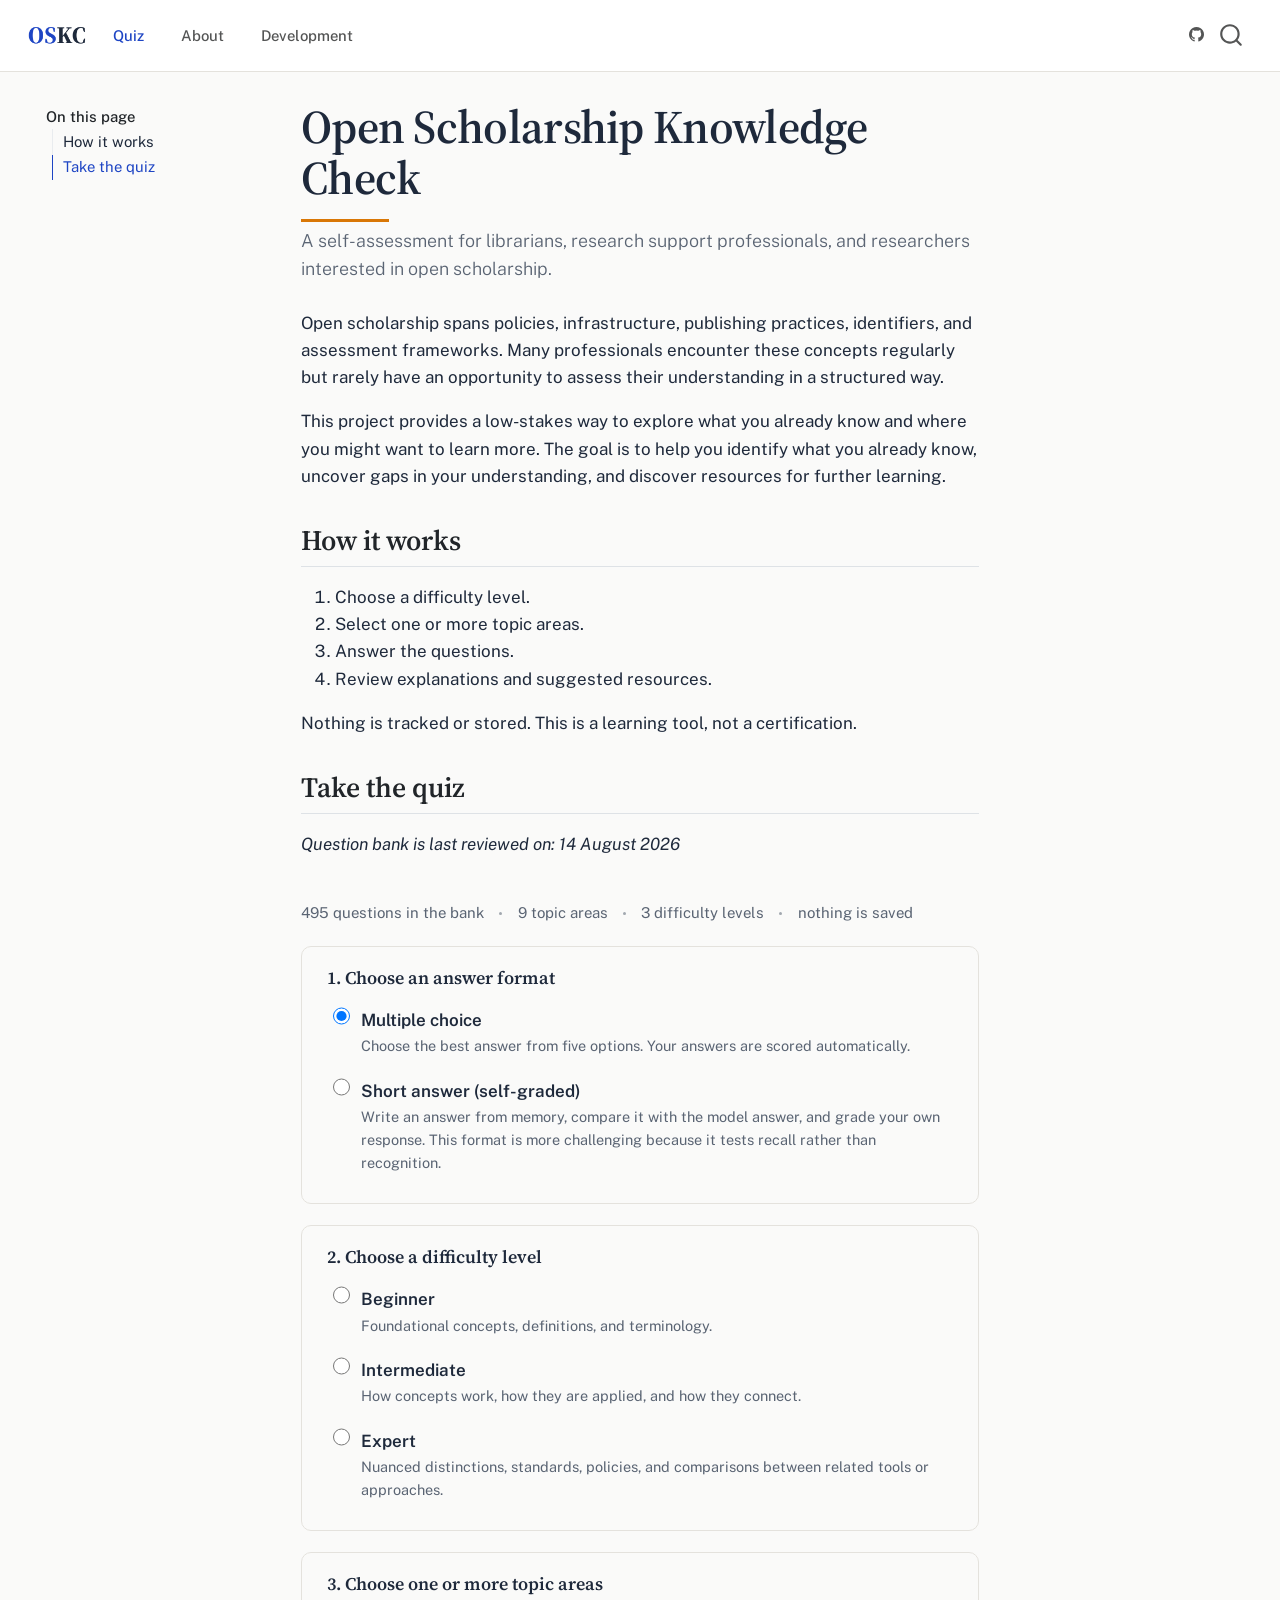
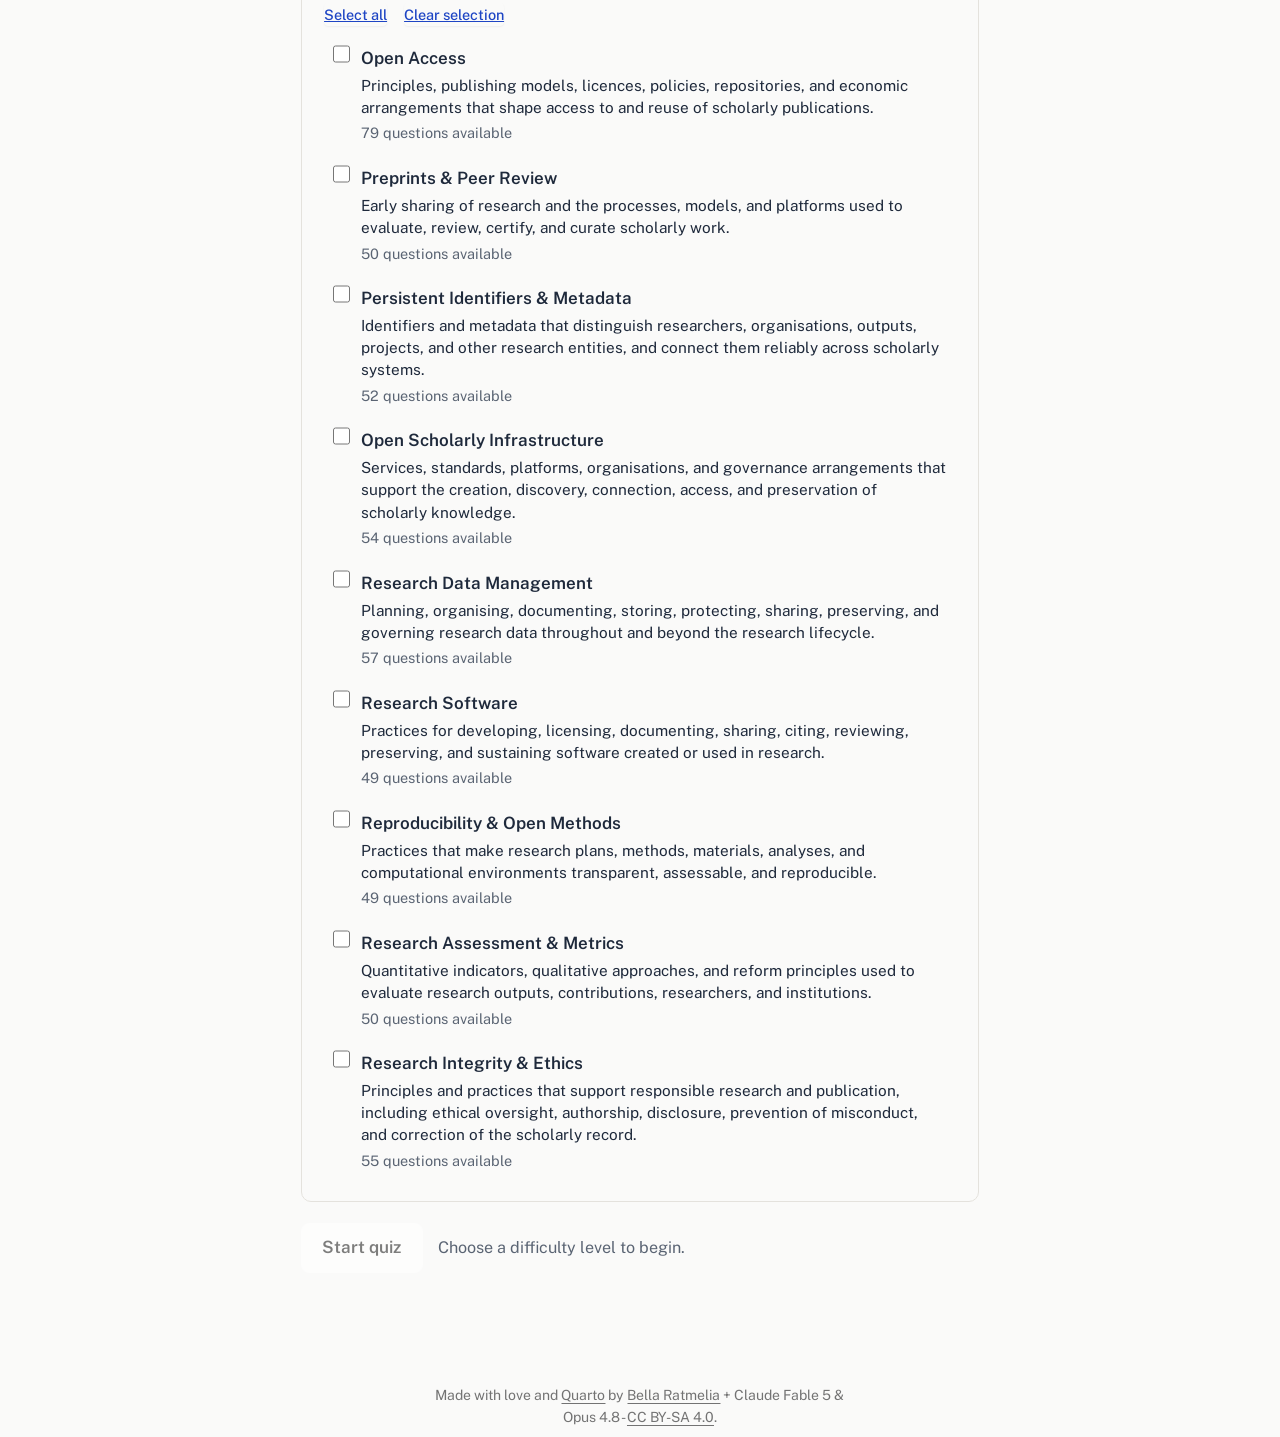
<file: index.html>
<!DOCTYPE html>
<html xmlns="http://www.w3.org/1999/xhtml" lang="en" xml:lang="en"><head>

<meta charset="utf-8">
<meta name="generator" content="quarto-1.8.25">

<meta name="viewport" content="width=device-width, initial-scale=1.0, user-scalable=yes">


<title>Home – Open Scholarship Knowledge Check</title>
<style>
code{white-space: pre-wrap;}
span.smallcaps{font-variant: small-caps;}
div.columns{display: flex; gap: min(4vw, 1.5em);}
div.column{flex: auto; overflow-x: auto;}
div.hanging-indent{margin-left: 1.5em; text-indent: -1.5em;}
ul.task-list{list-style: none;}
ul.task-list li input[type="checkbox"] {
  width: 0.8em;
  margin: 0 0.8em 0.2em -1em; /* quarto-specific, see https://github.com/quarto-dev/quarto-cli/issues/4556 */ 
  vertical-align: middle;
}
/* CSS for syntax highlighting */
html { -webkit-text-size-adjust: 100%; }
pre > code.sourceCode { white-space: pre; position: relative; }
pre > code.sourceCode > span { display: inline-block; line-height: 1.25; }
pre > code.sourceCode > span:empty { height: 1.2em; }
.sourceCode { overflow: visible; }
code.sourceCode > span { color: inherit; text-decoration: inherit; }
div.sourceCode { margin: 1em 0; }
pre.sourceCode { margin: 0; }
@media screen {
div.sourceCode { overflow: auto; }
}
@media print {
pre > code.sourceCode { white-space: pre-wrap; }
pre > code.sourceCode > span { text-indent: -5em; padding-left: 5em; }
}
pre.numberSource code
  { counter-reset: source-line 0; }
pre.numberSource code > span
  { position: relative; left: -4em; counter-increment: source-line; }
pre.numberSource code > span > a:first-child::before
  { content: counter(source-line);
    position: relative; left: -1em; text-align: right; vertical-align: baseline;
    border: none; display: inline-block;
    -webkit-touch-callout: none; -webkit-user-select: none;
    -khtml-user-select: none; -moz-user-select: none;
    -ms-user-select: none; user-select: none;
    padding: 0 4px; width: 4em;
  }
pre.numberSource { margin-left: 3em;  padding-left: 4px; }
div.sourceCode
  {   }
@media screen {
pre > code.sourceCode > span > a:first-child::before { text-decoration: underline; }
}
</style>


<script src="site_libs/quarto-nav/quarto-nav.js"></script>
<script src="site_libs/clipboard/clipboard.min.js"></script>
<script src="site_libs/quarto-search/autocomplete.umd.js"></script>
<script src="site_libs/quarto-search/fuse.min.js"></script>
<script src="site_libs/quarto-search/quarto-search.js"></script>
<meta name="quarto:offset" content="./">
<link href="./logo/oskc-favicon-512.png" rel="icon" type="image/png">
<script src="site_libs/quarto-html/quarto.js" type="module"></script>
<script src="site_libs/quarto-html/tabsets/tabsets.js" type="module"></script>
<script src="site_libs/quarto-html/axe/axe-check.js" type="module"></script>
<script src="site_libs/quarto-html/popper.min.js"></script>
<script src="site_libs/quarto-html/tippy.umd.min.js"></script>
<script src="site_libs/quarto-html/anchor.min.js"></script>
<link href="site_libs/quarto-html/tippy.css" rel="stylesheet">
<link href="site_libs/quarto-html/quarto-syntax-highlighting-7b89279ff1a6dce999919e0e67d4d9ec.css" rel="stylesheet" class="quarto-color-scheme" id="quarto-text-highlighting-styles">
<link href="site_libs/quarto-html/quarto-syntax-highlighting-dark-707d8167ce6003fca903bfe2be84ab7f.css" rel="stylesheet" class="quarto-color-scheme quarto-color-alternate" id="quarto-text-highlighting-styles">
<link href="site_libs/quarto-html/quarto-syntax-highlighting-7b89279ff1a6dce999919e0e67d4d9ec.css" rel="stylesheet" class="quarto-color-scheme-extra" id="quarto-text-highlighting-styles">
<script src="site_libs/bootstrap/bootstrap.min.js"></script>
<link href="site_libs/bootstrap/bootstrap-icons.css" rel="stylesheet">
<link href="site_libs/bootstrap/bootstrap-685fb5d4853dc5fa47f0098d373eb71c.min.css" rel="stylesheet" append-hash="true" class="quarto-color-scheme" id="quarto-bootstrap" data-mode="light">
<link href="site_libs/bootstrap/bootstrap-dark-685fb5d4853dc5fa47f0098d373eb71c.min.css" rel="stylesheet" append-hash="true" class="quarto-color-scheme quarto-color-alternate" id="quarto-bootstrap" data-mode="light">
<link href="site_libs/bootstrap/bootstrap-685fb5d4853dc5fa47f0098d373eb71c.min.css" rel="stylesheet" append-hash="true" class="quarto-color-scheme-extra" id="quarto-bootstrap" data-mode="light">
<script id="quarto-search-options" type="application/json">{
  "location": "navbar",
  "copy-button": false,
  "collapse-after": 3,
  "panel-placement": "end",
  "type": "overlay",
  "limit": 50,
  "keyboard-shortcut": [
    "f",
    "/",
    "s"
  ],
  "show-item-context": false,
  "language": {
    "search-no-results-text": "No results",
    "search-matching-documents-text": "matching documents",
    "search-copy-link-title": "Copy link to search",
    "search-hide-matches-text": "Hide additional matches",
    "search-more-match-text": "more match in this document",
    "search-more-matches-text": "more matches in this document",
    "search-clear-button-title": "Clear",
    "search-text-placeholder": "",
    "search-detached-cancel-button-title": "Cancel",
    "search-submit-button-title": "Submit",
    "search-label": "Search"
  }
}</script>
<script type="module" src="site_libs/quarto-ojs/quarto-ojs-runtime.js"></script>
<link href="site_libs/quarto-ojs/quarto-ojs.css" rel="stylesheet">
<meta name="viewport" content="width=device-width, initial-scale=1">
<link rel="preconnect" href="https://fonts.googleapis.com">
<link rel="preconnect" href="https://fonts.gstatic.com" crossorigin="">
<link href="https://fonts.googleapis.com/css2?family=Noto+Sans:ital,wght@0,100..900;1,100..900&amp;display=swap" rel="stylesheet">


<meta property="og:title" content="Home">
<meta property="og:description" content="A self-assessment for librarians, research support professionals, and researchers interested in open scholarship.">
<meta property="og:image" content="https://bellaratmelia.github.io/oskc/logo/oskc-social-card.png">
<meta property="og:site_name" content="Open Scholarship Knowledge Check">
<meta property="og:image:height" content="630">
<meta property="og:image:width" content="1200">
<meta name="twitter:title" content="Home">
<meta name="twitter:description" content="A self-assessment for librarians, research support professionals, and researchers interested in open scholarship.">
<meta name="twitter:image" content="https://bellaratmelia.github.io/oskc/logo/oskc-social-card.png">
<meta name="twitter:image-height" content="630">
<meta name="twitter:image-width" content="1200">
<meta name="twitter:card" content="summary_large_image">
</head>

<body class="floating nav-fixed quarto-light">

<div id="quarto-search-results"></div>
  <header id="quarto-header" class="headroom fixed-top">
    <nav class="navbar navbar-expand-lg " data-bs-theme="dark">
      <div class="navbar-container container-fluid">
      <div class="navbar-brand-container mx-auto">
    <a href="./index.html" class="navbar-brand navbar-brand-logo">
    <img src="./logo/oskc-typelogo.png" alt="Open Scholarship Knowledge Check" class="navbar-logo light-content">
    <img src="./logo/oskc-typelogo.png" alt="Open Scholarship Knowledge Check" class="navbar-logo dark-content">
    </a>
  </div>
            <div id="quarto-search" class="" title="Search"></div>
          <button class="navbar-toggler" type="button" data-bs-toggle="collapse" data-bs-target="#navbarCollapse" aria-controls="navbarCollapse" role="menu" aria-expanded="false" aria-label="Toggle navigation" onclick="if (window.quartoToggleHeadroom) { window.quartoToggleHeadroom(); }">
  <span class="navbar-toggler-icon"></span>
</button>
          <div class="collapse navbar-collapse" id="navbarCollapse">
            <ul class="navbar-nav navbar-nav-scroll me-auto">
  <li class="nav-item">
    <a class="nav-link active" href="./index.html" aria-current="page"> 
<span class="menu-text">Quiz</span></a>
  </li>  
  <li class="nav-item">
    <a class="nav-link" href="./about.html"> 
<span class="menu-text">About</span></a>
  </li>  
  <li class="nav-item">
    <a class="nav-link" href="./development.html"> 
<span class="menu-text">Development</span></a>
  </li>  
</ul>
          </div> <!-- /navcollapse -->
            <div class="quarto-navbar-tools">
    <a href="https://github.com/bellaratmelia/oskc/" title="" class="quarto-navigation-tool px-1" aria-label=""><i class="bi bi-github"></i></a>
</div>
      </div> <!-- /container-fluid -->
    </nav>
</header>
<!-- content -->
<div id="quarto-content" class="quarto-container page-columns page-rows-contents page-layout-article page-navbar">
<!-- sidebar -->
  <nav id="quarto-sidebar" class="sidebar collapse collapse-horizontal quarto-sidebar-collapse-item sidebar-navigation floating overflow-auto">
    <nav id="TOC" role="doc-toc" class="toc-active">
    <h2 id="toc-title">On this page</h2>
   
  <ul>
  <li><a href="#how-it-works" id="toc-how-it-works" class="nav-link active" data-scroll-target="#how-it-works">How it works</a></li>
  <li><a href="#take-the-quiz" id="toc-take-the-quiz" class="nav-link" data-scroll-target="#take-the-quiz">Take the quiz</a></li>
  </ul>
</nav>
</nav>
<div id="quarto-sidebar-glass" class="quarto-sidebar-collapse-item" data-bs-toggle="collapse" data-bs-target=".quarto-sidebar-collapse-item"></div>
<!-- margin-sidebar -->
    <div id="quarto-margin-sidebar" class="sidebar margin-sidebar zindex-bottom">
    </div>
<!-- main -->
<main class="content" id="quarto-document-content">
<a class="qa-skip-link" href="#quarto-document-content">Skip to main content</a>

<header id="title-block-header" class="quarto-title-block default">
<div class="quarto-title">
<h1 class="title">Open Scholarship Knowledge Check</h1>
<p class="subtitle lead">A self-assessment for librarians, research support professionals, and researchers interested in open scholarship.</p>
</div>



<div class="quarto-title-meta">

    
  
    
  </div>
  


</header>


<p>Open scholarship spans policies, infrastructure, publishing practices, identifiers, and assessment frameworks. Many professionals encounter these concepts regularly but rarely have an opportunity to assess their understanding in a structured way.</p>
<p>This project provides a low-stakes way to explore what you already know and where you might want to learn more. The goal is to help you identify what you already know, uncover gaps in your understanding, and discover resources for further learning.</p>
<section id="how-it-works" class="level2">
<h2 class="anchored" data-anchor-id="how-it-works">How it works</h2>
<ol type="1">
<li>Choose a difficulty level.</li>
<li>Select one or more topic areas.</li>
<li>Answer the questions.</li>
<li>Review explanations and suggested resources.</li>
</ol>
<p>Nothing is tracked or stored. This is a learning tool, not a certification.</p>
</section>
<section id="take-the-quiz" class="level2">
<h2 class="anchored" data-anchor-id="take-the-quiz">Take the quiz</h2>
<p><em>Question bank is last reviewed on: 14 August 2026</em></p>
<div class="cell hidden">
<div class="code-copy-outer-scaffold"><div class="sourceCode cell-code hidden" id="cb1" data-startfrom="26" data-source-offset="0"><pre class="sourceCode js code-with-copy"><code class="sourceCode javascript" style="counter-reset: source-line 25;"><span id="cb1-26"><a href="#cb1-26" aria-hidden="true" tabindex="-1"></a><span class="co">// ---------------------------------------------------------------------------</span></span>
<span id="cb1-27"><a href="#cb1-27" aria-hidden="true" tabindex="-1"></a><span class="co">// DATA LOADING</span></span>
<span id="cb1-28"><a href="#cb1-28" aria-hidden="true" tabindex="-1"></a><span class="co">// ---------------------------------------------------------------------------</span></span>
<span id="cb1-29"><a href="#cb1-29" aria-hidden="true" tabindex="-1"></a><span class="co">// Load the question bank from the CSV. FileAttachment makes Quarto aware of the</span></span>
<span id="cb1-30"><a href="#cb1-30" aria-hidden="true" tabindex="-1"></a><span class="co">// file so it is copied into the published site, and .csv() parses it into an</span></span>
<span id="cb1-31"><a href="#cb1-31" aria-hidden="true" tabindex="-1"></a><span class="co">// array of row objects keyed by the CSV header names. Every value is a string.</span></span>
<span id="cb1-32"><a href="#cb1-32" aria-hidden="true" tabindex="-1"></a><span class="co">// This is the ONLY place the app reads the questions, so editing the CSV is all</span></span>
<span id="cb1-33"><a href="#cb1-33" aria-hidden="true" tabindex="-1"></a><span class="co">// that is needed to change the quiz.</span></span>
<span id="cb1-34"><a href="#cb1-34" aria-hidden="true" tabindex="-1"></a>questions <span class="op">=</span> <span class="fu">FileAttachment</span>(<span class="st">"data/questions.csv"</span>)<span class="op">.</span><span class="fu">csv</span>({ <span class="dt">typed</span><span class="op">:</span> <span class="kw">false</span> })</span></code></pre></div><button title="Copy to Clipboard" class="code-copy-button"><i class="bi"></i></button></div>
<div class="cell-output cell-output-display hidden">
<div id="ojs-cell-1" data-nodetype="declaration">

</div>
</div>
</div>
<div class="cell">
<div class="code-copy-outer-scaffold"><div class="sourceCode cell-code hidden" id="cb2" data-startfrom="40" data-source-offset="0"><pre class="sourceCode js code-with-copy"><code class="sourceCode javascript" style="counter-reset: source-line 39;"><span id="cb2-40"><a href="#cb2-40" aria-hidden="true" tabindex="-1"></a><span class="co">// ---------------------------------------------------------------------------</span></span>
<span id="cb2-41"><a href="#cb2-41" aria-hidden="true" tabindex="-1"></a><span class="co">// THE QUIZ APPLICATION</span></span>
<span id="cb2-42"><a href="#cb2-42" aria-hidden="true" tabindex="-1"></a><span class="co">// ---------------------------------------------------------------------------</span></span>
<span id="cb2-43"><a href="#cb2-43" aria-hidden="true" tabindex="-1"></a><span class="co">// This single Observable JS cell builds the entire interactive quiz as one</span></span>
<span id="cb2-44"><a href="#cb2-44" aria-hidden="true" tabindex="-1"></a><span class="co">// self-contained DOM component and returns it for Quarto to display.</span></span>
<span id="cb2-45"><a href="#cb2-45" aria-hidden="true" tabindex="-1"></a><span class="co">//</span></span>
<span id="cb2-46"><a href="#cb2-46" aria-hidden="true" tabindex="-1"></a><span class="co">// WHY ONE BIG CELL INSTEAD OF MANY REACTIVE OJS CELLS?</span></span>
<span id="cb2-47"><a href="#cb2-47" aria-hidden="true" tabindex="-1"></a><span class="co">// A quiz is inherently *stateful* — it has a current question, a running score,</span></span>
<span id="cb2-48"><a href="#cb2-48" aria-hidden="true" tabindex="-1"></a><span class="co">// and answers that lock once chosen. Observable's reactive model is designed for</span></span>
<span id="cb2-49"><a href="#cb2-49" aria-hidden="true" tabindex="-1"></a><span class="co">// dataflow (recompute when inputs change), which is awkward for imperative,</span></span>
<span id="cb2-50"><a href="#cb2-50" aria-hidden="true" tabindex="-1"></a><span class="co">// step-by-step state. So we let OJS do what it is good at (loading the CSV,</span></span>
<span id="cb2-51"><a href="#cb2-51" aria-hidden="true" tabindex="-1"></a><span class="co">// theming, embedding) and manage the quiz state ourselves with a plain-JavaScript</span></span>
<span id="cb2-52"><a href="#cb2-52" aria-hidden="true" tabindex="-1"></a><span class="co">// closure. The cell depends only on `questions`, so it runs exactly once.</span></span>
<span id="cb2-53"><a href="#cb2-53" aria-hidden="true" tabindex="-1"></a></span>
<span id="cb2-54"><a href="#cb2-54" aria-hidden="true" tabindex="-1"></a>quizApp <span class="op">=</span> {</span>
<span id="cb2-55"><a href="#cb2-55" aria-hidden="true" tabindex="-1"></a>  <span class="co">// -- Fixed taxonomies -----------------------------------------------------</span></span>
<span id="cb2-56"><a href="#cb2-56" aria-hidden="true" tabindex="-1"></a>  <span class="co">// The four difficulty levels, in the order they should appear.</span></span>
<span id="cb2-57"><a href="#cb2-57" aria-hidden="true" tabindex="-1"></a>  <span class="kw">const</span> LEVELS <span class="op">=</span> [<span class="st">"Beginner"</span><span class="op">,</span> <span class="st">"Intermediate"</span><span class="op">,</span> <span class="st">"Expert"</span>]<span class="op">;</span></span>
<span id="cb2-58"><a href="#cb2-58" aria-hidden="true" tabindex="-1"></a></span>
<span id="cb2-59"><a href="#cb2-59" aria-hidden="true" tabindex="-1"></a>  <span class="co">// A one-line description of each level, shown to help users choose.</span></span>
<span id="cb2-60"><a href="#cb2-60" aria-hidden="true" tabindex="-1"></a>  <span class="kw">const</span> LEVEL_HINTS <span class="op">=</span> {</span>
<span id="cb2-61"><a href="#cb2-61" aria-hidden="true" tabindex="-1"></a>    <span class="st">"Beginner"</span><span class="op">:</span> <span class="st">"Foundational concepts, definitions, and terminology."</span><span class="op">,</span></span>
<span id="cb2-62"><a href="#cb2-62" aria-hidden="true" tabindex="-1"></a>    <span class="st">"Intermediate"</span><span class="op">:</span> <span class="st">"How concepts work, how they are applied, and how they connect."</span><span class="op">,</span></span>
<span id="cb2-63"><a href="#cb2-63" aria-hidden="true" tabindex="-1"></a>    <span class="st">"Expert"</span><span class="op">:</span> <span class="st">"Nuanced distinctions, standards, policies, and comparisons between related tools or approaches."</span></span>
<span id="cb2-64"><a href="#cb2-64" aria-hidden="true" tabindex="-1"></a>  }<span class="op">;</span></span>
<span id="cb2-65"><a href="#cb2-65" aria-hidden="true" tabindex="-1"></a></span>
<span id="cb2-66"><a href="#cb2-66" aria-hidden="true" tabindex="-1"></a>  <span class="co">// The topic areas, in display order. These MUST match the `area` values in the</span></span>
<span id="cb2-67"><a href="#cb2-67" aria-hidden="true" tabindex="-1"></a>  <span class="co">// CSV exactly. Any area found in the CSV but missing here would be dropped, so</span></span>
<span id="cb2-68"><a href="#cb2-68" aria-hidden="true" tabindex="-1"></a>  <span class="co">// we also warn (in the console) if that happens, to catch typos when editing.</span></span>
<span id="cb2-69"><a href="#cb2-69" aria-hidden="true" tabindex="-1"></a>  <span class="co">// The order is thematic — dissemination, then the identity/infrastructure</span></span>
<span id="cb2-70"><a href="#cb2-70" aria-hidden="true" tabindex="-1"></a>  <span class="co">// layer, then research outputs and practice, then evaluation and conduct — and</span></span>
<span id="cb2-71"><a href="#cb2-71" aria-hidden="true" tabindex="-1"></a>  <span class="co">// is kept in sync with the "Topic areas" list on the About page.</span></span>
<span id="cb2-72"><a href="#cb2-72" aria-hidden="true" tabindex="-1"></a>  <span class="kw">const</span> AREA_ORDER <span class="op">=</span> [</span>
<span id="cb2-73"><a href="#cb2-73" aria-hidden="true" tabindex="-1"></a>    <span class="st">"Open Access"</span><span class="op">,</span></span>
<span id="cb2-74"><a href="#cb2-74" aria-hidden="true" tabindex="-1"></a>    <span class="st">"Preprints &amp; Peer Review"</span><span class="op">,</span></span>
<span id="cb2-75"><a href="#cb2-75" aria-hidden="true" tabindex="-1"></a>    <span class="st">"Persistent Identifiers &amp; Metadata"</span><span class="op">,</span></span>
<span id="cb2-76"><a href="#cb2-76" aria-hidden="true" tabindex="-1"></a>    <span class="st">"Open Scholarly Infrastructure"</span><span class="op">,</span></span>
<span id="cb2-77"><a href="#cb2-77" aria-hidden="true" tabindex="-1"></a>    <span class="st">"Research Data Management"</span><span class="op">,</span></span>
<span id="cb2-78"><a href="#cb2-78" aria-hidden="true" tabindex="-1"></a>    <span class="st">"Research Software"</span><span class="op">,</span></span>
<span id="cb2-79"><a href="#cb2-79" aria-hidden="true" tabindex="-1"></a>    <span class="st">"Reproducibility &amp; Open Methods"</span><span class="op">,</span></span>
<span id="cb2-80"><a href="#cb2-80" aria-hidden="true" tabindex="-1"></a>    <span class="st">"Research Assessment &amp; Metrics"</span><span class="op">,</span></span>
<span id="cb2-81"><a href="#cb2-81" aria-hidden="true" tabindex="-1"></a>    <span class="st">"Research Integrity &amp; Ethics"</span></span>
<span id="cb2-82"><a href="#cb2-82" aria-hidden="true" tabindex="-1"></a>  ]<span class="op">;</span></span>
<span id="cb2-83"><a href="#cb2-83" aria-hidden="true" tabindex="-1"></a></span>
<span id="cb2-84"><a href="#cb2-84" aria-hidden="true" tabindex="-1"></a>  <span class="co">// A one-line description of each area, shown under its name on the landing</span></span>
<span id="cb2-85"><a href="#cb2-85" aria-hidden="true" tabindex="-1"></a>  <span class="co">// screen so users can tell the areas apart before choosing. Kept identical to</span></span>
<span id="cb2-86"><a href="#cb2-86" aria-hidden="true" tabindex="-1"></a>  <span class="co">// the fuller "Topic areas" wording on the About page (which is the canonical</span></span>
<span id="cb2-87"><a href="#cb2-87" aria-hidden="true" tabindex="-1"></a>  <span class="co">// home); if you edit one, edit the other.</span></span>
<span id="cb2-88"><a href="#cb2-88" aria-hidden="true" tabindex="-1"></a>  <span class="kw">const</span> AREA_DESCRIPTIONS <span class="op">=</span> {</span>
<span id="cb2-89"><a href="#cb2-89" aria-hidden="true" tabindex="-1"></a>    <span class="st">"Open Access"</span><span class="op">:</span> <span class="st">"Principles, publishing models, licences, policies, repositories, and economic arrangements that shape access to and reuse of scholarly publications."</span><span class="op">,</span></span>
<span id="cb2-90"><a href="#cb2-90" aria-hidden="true" tabindex="-1"></a>    <span class="st">"Preprints &amp; Peer Review"</span><span class="op">:</span> <span class="st">"Early sharing of research and the processes, models, and platforms used to evaluate, review, certify, and curate scholarly work."</span><span class="op">,</span></span>
<span id="cb2-91"><a href="#cb2-91" aria-hidden="true" tabindex="-1"></a>    <span class="st">"Persistent Identifiers &amp; Metadata"</span><span class="op">:</span> <span class="st">"Identifiers and metadata that distinguish researchers, organisations, outputs, projects, and other research entities, and connect them reliably across scholarly systems."</span><span class="op">,</span></span>
<span id="cb2-92"><a href="#cb2-92" aria-hidden="true" tabindex="-1"></a>    <span class="st">"Open Scholarly Infrastructure"</span><span class="op">:</span> <span class="st">"Services, standards, platforms, organisations, and governance arrangements that support the creation, discovery, connection, access, and preservation of scholarly knowledge."</span><span class="op">,</span></span>
<span id="cb2-93"><a href="#cb2-93" aria-hidden="true" tabindex="-1"></a>    <span class="st">"Research Data Management"</span><span class="op">:</span> <span class="st">"Planning, organising, documenting, storing, protecting, sharing, preserving, and governing research data throughout and beyond the research lifecycle."</span><span class="op">,</span></span>
<span id="cb2-94"><a href="#cb2-94" aria-hidden="true" tabindex="-1"></a>    <span class="st">"Research Software"</span><span class="op">:</span> <span class="st">"Practices for developing, licensing, documenting, sharing, citing, reviewing, preserving, and sustaining software created or used in research."</span><span class="op">,</span></span>
<span id="cb2-95"><a href="#cb2-95" aria-hidden="true" tabindex="-1"></a>    <span class="st">"Reproducibility &amp; Open Methods"</span><span class="op">:</span> <span class="st">"Practices that make research plans, methods, materials, analyses, and computational environments transparent, assessable, and reproducible."</span><span class="op">,</span></span>
<span id="cb2-96"><a href="#cb2-96" aria-hidden="true" tabindex="-1"></a>    <span class="st">"Research Assessment &amp; Metrics"</span><span class="op">:</span> <span class="st">"Quantitative indicators, qualitative approaches, and reform principles used to evaluate research outputs, contributions, researchers, and institutions."</span><span class="op">,</span></span>
<span id="cb2-97"><a href="#cb2-97" aria-hidden="true" tabindex="-1"></a>    <span class="st">"Research Integrity &amp; Ethics"</span><span class="op">:</span> <span class="st">"Principles and practices that support responsible research and publication, including ethical oversight, authorship, disclosure, prevention of misconduct, and correction of the scholarly record."</span></span>
<span id="cb2-98"><a href="#cb2-98" aria-hidden="true" tabindex="-1"></a>  }<span class="op">;</span></span>
<span id="cb2-99"><a href="#cb2-99" aria-hidden="true" tabindex="-1"></a></span>
<span id="cb2-100"><a href="#cb2-100" aria-hidden="true" tabindex="-1"></a>  <span class="co">// Maximum number of questions in a single session. If more questions match the</span></span>
<span id="cb2-101"><a href="#cb2-101" aria-hidden="true" tabindex="-1"></a>  <span class="co">// chosen filters, we randomly sample this many so sessions stay a reasonable</span></span>
<span id="cb2-102"><a href="#cb2-102" aria-hidden="true" tabindex="-1"></a>  <span class="co">// length. The user is told how many of the matching pool are being asked.</span></span>
<span id="cb2-103"><a href="#cb2-103" aria-hidden="true" tabindex="-1"></a>  <span class="kw">const</span> MAX_QUESTIONS <span class="op">=</span> <span class="dv">15</span><span class="op">;</span></span>
<span id="cb2-104"><a href="#cb2-104" aria-hidden="true" tabindex="-1"></a></span>
<span id="cb2-105"><a href="#cb2-105" aria-hidden="true" tabindex="-1"></a>  <span class="co">// The five option columns, in order.</span></span>
<span id="cb2-106"><a href="#cb2-106" aria-hidden="true" tabindex="-1"></a>  <span class="kw">const</span> OPTION_LETTERS <span class="op">=</span> [<span class="st">"a"</span><span class="op">,</span> <span class="st">"b"</span><span class="op">,</span> <span class="st">"c"</span><span class="op">,</span> <span class="st">"d"</span><span class="op">,</span> <span class="st">"e"</span>]<span class="op">;</span></span>
<span id="cb2-107"><a href="#cb2-107" aria-hidden="true" tabindex="-1"></a></span>
<span id="cb2-108"><a href="#cb2-108" aria-hidden="true" tabindex="-1"></a>  <span class="co">// The two answering modes, in display order.</span></span>
<span id="cb2-109"><a href="#cb2-109" aria-hidden="true" tabindex="-1"></a>  <span class="kw">const</span> MODES <span class="op">=</span> [</span>
<span id="cb2-110"><a href="#cb2-110" aria-hidden="true" tabindex="-1"></a>    {</span>
<span id="cb2-111"><a href="#cb2-111" aria-hidden="true" tabindex="-1"></a>      <span class="dt">id</span><span class="op">:</span> <span class="st">"mcq"</span><span class="op">,</span></span>
<span id="cb2-112"><a href="#cb2-112" aria-hidden="true" tabindex="-1"></a>      <span class="dt">title</span><span class="op">:</span> <span class="st">"Multiple choice"</span><span class="op">,</span></span>
<span id="cb2-113"><a href="#cb2-113" aria-hidden="true" tabindex="-1"></a>      <span class="dt">hint</span><span class="op">:</span> <span class="st">"Choose the best answer from five options. Your answers are scored automatically."</span></span>
<span id="cb2-114"><a href="#cb2-114" aria-hidden="true" tabindex="-1"></a>    }<span class="op">,</span></span>
<span id="cb2-115"><a href="#cb2-115" aria-hidden="true" tabindex="-1"></a>    {</span>
<span id="cb2-116"><a href="#cb2-116" aria-hidden="true" tabindex="-1"></a>      <span class="dt">id</span><span class="op">:</span> <span class="st">"short"</span><span class="op">,</span></span>
<span id="cb2-117"><a href="#cb2-117" aria-hidden="true" tabindex="-1"></a>      <span class="dt">title</span><span class="op">:</span> <span class="st">"Short answer (self-graded)"</span><span class="op">,</span></span>
<span id="cb2-118"><a href="#cb2-118" aria-hidden="true" tabindex="-1"></a>      <span class="dt">hint</span><span class="op">:</span> <span class="st">"Write an answer from memory, compare it with the model answer, and grade your own response. This format is more challenging because it tests recall rather than recognition."</span></span>
<span id="cb2-119"><a href="#cb2-119" aria-hidden="true" tabindex="-1"></a>    }</span>
<span id="cb2-120"><a href="#cb2-120" aria-hidden="true" tabindex="-1"></a>  ]<span class="op">;</span></span>
<span id="cb2-121"><a href="#cb2-121" aria-hidden="true" tabindex="-1"></a></span>
<span id="cb2-122"><a href="#cb2-122" aria-hidden="true" tabindex="-1"></a>  <span class="co">// A few questions only make sense alongside their options (e.g. "which of</span></span>
<span id="cb2-123"><a href="#cb2-123" aria-hidden="true" tabindex="-1"></a>  <span class="co">// these is a correctly formed DOI?"), so they are excluded from short-answer</span></span>
<span id="cb2-124"><a href="#cb2-124" aria-hidden="true" tabindex="-1"></a>  <span class="co">// mode via the `mcq_only` column in the CSV. Mark a question by putting "yes"</span></span>
<span id="cb2-125"><a href="#cb2-125" aria-hidden="true" tabindex="-1"></a>  <span class="co">// in that column — no code change needed.</span></span>
<span id="cb2-126"><a href="#cb2-126" aria-hidden="true" tabindex="-1"></a>  <span class="kw">const</span> isMcqOnly <span class="op">=</span> q <span class="kw">=&gt;</span> <span class="bu">String</span>(q<span class="op">.</span><span class="at">mcq_only</span> <span class="op">||</span> <span class="st">""</span>)<span class="op">.</span><span class="fu">trim</span>()<span class="op">.</span><span class="fu">toLowerCase</span>() <span class="op">===</span> <span class="st">"yes"</span><span class="op">;</span></span>
<span id="cb2-127"><a href="#cb2-127" aria-hidden="true" tabindex="-1"></a></span>
<span id="cb2-128"><a href="#cb2-128" aria-hidden="true" tabindex="-1"></a>  <span class="co">// -- Sanity check: warn if the CSV contains an area we don't know about -----</span></span>
<span id="cb2-129"><a href="#cb2-129" aria-hidden="true" tabindex="-1"></a>  <span class="kw">const</span> knownAreas <span class="op">=</span> <span class="kw">new</span> <span class="bu">Set</span>(AREA_ORDER)<span class="op">;</span></span>
<span id="cb2-130"><a href="#cb2-130" aria-hidden="true" tabindex="-1"></a>  <span class="kw">const</span> unknownAreas <span class="op">=</span> [<span class="op">...</span><span class="kw">new</span> <span class="bu">Set</span>(questions<span class="op">.</span><span class="fu">map</span>(q <span class="kw">=&gt;</span> q<span class="op">.</span><span class="at">area</span>))]<span class="op">.</span><span class="fu">filter</span>(a <span class="kw">=&gt;</span> <span class="op">!</span>knownAreas<span class="op">.</span><span class="fu">has</span>(a))<span class="op">;</span></span>
<span id="cb2-131"><a href="#cb2-131" aria-hidden="true" tabindex="-1"></a>  <span class="cf">if</span> (unknownAreas<span class="op">.</span><span class="at">length</span>) {</span>
<span id="cb2-132"><a href="#cb2-132" aria-hidden="true" tabindex="-1"></a>    <span class="bu">console</span><span class="op">.</span><span class="fu">warn</span>(<span class="st">"Questions.csv contains area(s) not in AREA_ORDER (they will be hidden):"</span><span class="op">,</span> unknownAreas)<span class="op">;</span></span>
<span id="cb2-133"><a href="#cb2-133" aria-hidden="true" tabindex="-1"></a>  }</span>
<span id="cb2-134"><a href="#cb2-134" aria-hidden="true" tabindex="-1"></a>  <span class="co">// Only offer areas that actually have at least one question.</span></span>
<span id="cb2-135"><a href="#cb2-135" aria-hidden="true" tabindex="-1"></a>  <span class="kw">const</span> areasPresent <span class="op">=</span> AREA_ORDER<span class="op">.</span><span class="fu">filter</span>(a <span class="kw">=&gt;</span> questions<span class="op">.</span><span class="fu">some</span>(q <span class="kw">=&gt;</span> q<span class="op">.</span><span class="at">area</span> <span class="op">===</span> a))<span class="op">;</span></span>
<span id="cb2-136"><a href="#cb2-136" aria-hidden="true" tabindex="-1"></a></span>
<span id="cb2-137"><a href="#cb2-137" aria-hidden="true" tabindex="-1"></a>  <span class="co">// -- Application state ------------------------------------------------------</span></span>
<span id="cb2-138"><a href="#cb2-138" aria-hidden="true" tabindex="-1"></a>  <span class="kw">const</span> state <span class="op">=</span> {</span>
<span id="cb2-139"><a href="#cb2-139" aria-hidden="true" tabindex="-1"></a>    <span class="dt">screen</span><span class="op">:</span> <span class="st">"landing"</span><span class="op">,</span>   <span class="co">// "landing" | "quiz" | "summary"</span></span>
<span id="cb2-140"><a href="#cb2-140" aria-hidden="true" tabindex="-1"></a>    <span class="dt">mode</span><span class="op">:</span> <span class="st">"mcq"</span><span class="op">,</span>         <span class="co">// "mcq" (pick an option) | "short" (write, then self-grade)</span></span>
<span id="cb2-141"><a href="#cb2-141" aria-hidden="true" tabindex="-1"></a>    <span class="dt">level</span><span class="op">:</span> <span class="kw">null</span><span class="op">,</span>         <span class="co">// chosen difficulty (string)</span></span>
<span id="cb2-142"><a href="#cb2-142" aria-hidden="true" tabindex="-1"></a>    <span class="dt">areas</span><span class="op">:</span> <span class="kw">new</span> <span class="bu">Set</span>()<span class="op">,</span>    <span class="co">// chosen topic areas</span></span>
<span id="cb2-143"><a href="#cb2-143" aria-hidden="true" tabindex="-1"></a>    <span class="dt">deck</span><span class="op">:</span> []<span class="op">,</span>            <span class="co">// the questions for this session, in order</span></span>
<span id="cb2-144"><a href="#cb2-144" aria-hidden="true" tabindex="-1"></a>    <span class="dt">idx</span><span class="op">:</span> <span class="dv">0</span><span class="op">,</span>              <span class="co">// index of the current question in the deck</span></span>
<span id="cb2-145"><a href="#cb2-145" aria-hidden="true" tabindex="-1"></a>    <span class="co">// One entry per answered question. MCQ entries carry {chosen}; short-answer</span></span>
<span id="cb2-146"><a href="#cb2-146" aria-hidden="true" tabindex="-1"></a>    <span class="co">// entries carry {typed} instead, and their isCorrect is self-reported.</span></span>
<span id="cb2-147"><a href="#cb2-147" aria-hidden="true" tabindex="-1"></a>    <span class="dt">responses</span><span class="op">:</span> []</span>
<span id="cb2-148"><a href="#cb2-148" aria-hidden="true" tabindex="-1"></a>  }<span class="op">;</span></span>
<span id="cb2-149"><a href="#cb2-149" aria-hidden="true" tabindex="-1"></a></span>
<span id="cb2-150"><a href="#cb2-150" aria-hidden="true" tabindex="-1"></a>  <span class="co">// The root element we return to OJS. Everything is re-rendered inside it.</span></span>
<span id="cb2-151"><a href="#cb2-151" aria-hidden="true" tabindex="-1"></a>  <span class="kw">const</span> <span class="bu">root</span> <span class="op">=</span> <span class="bu">document</span><span class="op">.</span><span class="fu">createElement</span>(<span class="st">"div"</span>)<span class="op">;</span></span>
<span id="cb2-152"><a href="#cb2-152" aria-hidden="true" tabindex="-1"></a>  <span class="bu">root</span><span class="op">.</span><span class="at">className</span> <span class="op">=</span> <span class="st">"quiz-app"</span><span class="op">;</span></span>
<span id="cb2-153"><a href="#cb2-153" aria-hidden="true" tabindex="-1"></a></span>
<span id="cb2-154"><a href="#cb2-154" aria-hidden="true" tabindex="-1"></a>  <span class="co">// -- Small helpers ----------------------------------------------------------</span></span>
<span id="cb2-155"><a href="#cb2-155" aria-hidden="true" tabindex="-1"></a></span>
<span id="cb2-156"><a href="#cb2-156" aria-hidden="true" tabindex="-1"></a>  <span class="co">// Fisher–Yates shuffle, returns a new array (does not mutate the input).</span></span>
<span id="cb2-157"><a href="#cb2-157" aria-hidden="true" tabindex="-1"></a>  <span class="kw">function</span> <span class="fu">shuffle</span>(array) {</span>
<span id="cb2-158"><a href="#cb2-158" aria-hidden="true" tabindex="-1"></a>    <span class="kw">const</span> a <span class="op">=</span> array<span class="op">.</span><span class="fu">slice</span>()<span class="op">;</span></span>
<span id="cb2-159"><a href="#cb2-159" aria-hidden="true" tabindex="-1"></a>    <span class="cf">for</span> (<span class="kw">let</span> i <span class="op">=</span> a<span class="op">.</span><span class="at">length</span> <span class="op">-</span> <span class="dv">1</span><span class="op">;</span> i <span class="op">&gt;</span> <span class="dv">0</span><span class="op">;</span> i<span class="op">--</span>) {</span>
<span id="cb2-160"><a href="#cb2-160" aria-hidden="true" tabindex="-1"></a>      <span class="kw">const</span> j <span class="op">=</span> <span class="bu">Math</span><span class="op">.</span><span class="fu">floor</span>(<span class="bu">Math</span><span class="op">.</span><span class="fu">random</span>() <span class="op">*</span> (i <span class="op">+</span> <span class="dv">1</span>))<span class="op">;</span></span>
<span id="cb2-161"><a href="#cb2-161" aria-hidden="true" tabindex="-1"></a>      [a[i]<span class="op">,</span> a[j]] <span class="op">=</span> [a[j]<span class="op">,</span> a[i]]<span class="op">;</span></span>
<span id="cb2-162"><a href="#cb2-162" aria-hidden="true" tabindex="-1"></a>    }</span>
<span id="cb2-163"><a href="#cb2-163" aria-hidden="true" tabindex="-1"></a>    <span class="cf">return</span> a<span class="op">;</span></span>
<span id="cb2-164"><a href="#cb2-164" aria-hidden="true" tabindex="-1"></a>  }</span>
<span id="cb2-165"><a href="#cb2-165" aria-hidden="true" tabindex="-1"></a></span>
<span id="cb2-166"><a href="#cb2-166" aria-hidden="true" tabindex="-1"></a>  <span class="co">// Is this question usable in the currently selected mode? Every question works</span></span>
<span id="cb2-167"><a href="#cb2-167" aria-hidden="true" tabindex="-1"></a>  <span class="co">// as multiple choice; short-answer mode drops the option-dependent ones.</span></span>
<span id="cb2-168"><a href="#cb2-168" aria-hidden="true" tabindex="-1"></a>  <span class="kw">function</span> <span class="fu">usableInMode</span>(q) {</span>
<span id="cb2-169"><a href="#cb2-169" aria-hidden="true" tabindex="-1"></a>    <span class="cf">return</span> state<span class="op">.</span><span class="at">mode</span> <span class="op">===</span> <span class="st">"short"</span> <span class="op">?</span> <span class="op">!</span><span class="fu">isMcqOnly</span>(q) <span class="op">:</span> <span class="kw">true</span><span class="op">;</span></span>
<span id="cb2-170"><a href="#cb2-170" aria-hidden="true" tabindex="-1"></a>  }</span>
<span id="cb2-171"><a href="#cb2-171" aria-hidden="true" tabindex="-1"></a></span>
<span id="cb2-172"><a href="#cb2-172" aria-hidden="true" tabindex="-1"></a>  <span class="co">// How many questions match the current mode + level + area selection?</span></span>
<span id="cb2-173"><a href="#cb2-173" aria-hidden="true" tabindex="-1"></a>  <span class="kw">function</span> <span class="fu">matchingQuestions</span>() {</span>
<span id="cb2-174"><a href="#cb2-174" aria-hidden="true" tabindex="-1"></a>    <span class="cf">if</span> (<span class="op">!</span>state<span class="op">.</span><span class="at">level</span> <span class="op">||</span> state<span class="op">.</span><span class="at">areas</span><span class="op">.</span><span class="at">size</span> <span class="op">===</span> <span class="dv">0</span>) <span class="cf">return</span> []<span class="op">;</span></span>
<span id="cb2-175"><a href="#cb2-175" aria-hidden="true" tabindex="-1"></a>    <span class="cf">return</span> questions<span class="op">.</span><span class="fu">filter</span>(q <span class="kw">=&gt;</span></span>
<span id="cb2-176"><a href="#cb2-176" aria-hidden="true" tabindex="-1"></a>      q<span class="op">.</span><span class="at">level</span> <span class="op">===</span> state<span class="op">.</span><span class="at">level</span> <span class="op">&amp;&amp;</span> state<span class="op">.</span><span class="at">areas</span><span class="op">.</span><span class="fu">has</span>(q<span class="op">.</span><span class="at">area</span>) <span class="op">&amp;&amp;</span> <span class="fu">usableInMode</span>(q)</span>
<span id="cb2-177"><a href="#cb2-177" aria-hidden="true" tabindex="-1"></a>    )<span class="op">;</span></span>
<span id="cb2-178"><a href="#cb2-178" aria-hidden="true" tabindex="-1"></a>  }</span>
<span id="cb2-179"><a href="#cb2-179" aria-hidden="true" tabindex="-1"></a></span>
<span id="cb2-180"><a href="#cb2-180" aria-hidden="true" tabindex="-1"></a>  <span class="co">// Create an element with optional class, text, and attributes. Keeps the</span></span>
<span id="cb2-181"><a href="#cb2-181" aria-hidden="true" tabindex="-1"></a>  <span class="co">// render functions below concise and readable.</span></span>
<span id="cb2-182"><a href="#cb2-182" aria-hidden="true" tabindex="-1"></a>  <span class="kw">function</span> <span class="fu">el</span>(tag<span class="op">,</span> { className<span class="op">,</span> text<span class="op">,</span> html<span class="op">,</span> attrs } <span class="op">=</span> {}) {</span>
<span id="cb2-183"><a href="#cb2-183" aria-hidden="true" tabindex="-1"></a>    <span class="kw">const</span> node <span class="op">=</span> <span class="bu">document</span><span class="op">.</span><span class="fu">createElement</span>(tag)<span class="op">;</span></span>
<span id="cb2-184"><a href="#cb2-184" aria-hidden="true" tabindex="-1"></a>    <span class="cf">if</span> (className) node<span class="op">.</span><span class="at">className</span> <span class="op">=</span> className<span class="op">;</span></span>
<span id="cb2-185"><a href="#cb2-185" aria-hidden="true" tabindex="-1"></a>    <span class="cf">if</span> (text <span class="op">!=</span> <span class="kw">null</span>) node<span class="op">.</span><span class="at">textContent</span> <span class="op">=</span> text<span class="op">;</span></span>
<span id="cb2-186"><a href="#cb2-186" aria-hidden="true" tabindex="-1"></a>    <span class="cf">if</span> (html <span class="op">!=</span> <span class="kw">null</span>) node<span class="op">.</span><span class="at">innerHTML</span> <span class="op">=</span> html<span class="op">;</span></span>
<span id="cb2-187"><a href="#cb2-187" aria-hidden="true" tabindex="-1"></a>    <span class="cf">if</span> (attrs) <span class="cf">for</span> (<span class="kw">const</span> [k<span class="op">,</span> v] <span class="kw">of</span> <span class="bu">Object</span><span class="op">.</span><span class="fu">entries</span>(attrs)) node<span class="op">.</span><span class="fu">setAttribute</span>(k<span class="op">,</span> v)<span class="op">;</span></span>
<span id="cb2-188"><a href="#cb2-188" aria-hidden="true" tabindex="-1"></a>    <span class="cf">return</span> node<span class="op">;</span></span>
<span id="cb2-189"><a href="#cb2-189" aria-hidden="true" tabindex="-1"></a>  }</span>
<span id="cb2-190"><a href="#cb2-190" aria-hidden="true" tabindex="-1"></a></span>
<span id="cb2-191"><a href="#cb2-191" aria-hidden="true" tabindex="-1"></a>  <span class="co">// -- Tags (concepts tested) -------------------------------------------------</span></span>
<span id="cb2-192"><a href="#cb2-192" aria-hidden="true" tabindex="-1"></a>  <span class="co">// Tags are a separate axis from `area`: area is the one broad home for a</span></span>
<span id="cb2-193"><a href="#cb2-193" aria-hidden="true" tabindex="-1"></a>  <span class="co">// question, tags are the 1-3 specific concepts it tests (semicolon-separated</span></span>
<span id="cb2-194"><a href="#cb2-194" aria-hidden="true" tabindex="-1"></a>  <span class="co">// in the CSV, authored in primary → secondary → cross-cutting order). They are</span></span>
<span id="cb2-195"><a href="#cb2-195" aria-hidden="true" tabindex="-1"></a>  <span class="co">// shown only AFTER the user answers — as a learning signal, never as a filter</span></span>
<span id="cb2-196"><a href="#cb2-196" aria-hidden="true" tabindex="-1"></a>  <span class="co">// or a pre-answer hint, since naming the concept would narrow the guess.</span></span>
<span id="cb2-197"><a href="#cb2-197" aria-hidden="true" tabindex="-1"></a></span>
<span id="cb2-198"><a href="#cb2-198" aria-hidden="true" tabindex="-1"></a>  <span class="co">// Split a question's `tags` cell into a clean, ordered array.</span></span>
<span id="cb2-199"><a href="#cb2-199" aria-hidden="true" tabindex="-1"></a>  <span class="kw">function</span> <span class="fu">tagsOf</span>(q) {</span>
<span id="cb2-200"><a href="#cb2-200" aria-hidden="true" tabindex="-1"></a>    <span class="cf">return</span> <span class="bu">String</span>(q<span class="op">.</span><span class="at">tags</span> <span class="op">||</span> <span class="st">""</span>)<span class="op">.</span><span class="fu">split</span>(<span class="st">";"</span>)<span class="op">.</span><span class="fu">map</span>(s <span class="kw">=&gt;</span> s<span class="op">.</span><span class="fu">trim</span>())<span class="op">.</span><span class="fu">filter</span>(<span class="bu">Boolean</span>)<span class="op">;</span></span>
<span id="cb2-201"><a href="#cb2-201" aria-hidden="true" tabindex="-1"></a>  }</span>
<span id="cb2-202"><a href="#cb2-202" aria-hidden="true" tabindex="-1"></a></span>
<span id="cb2-203"><a href="#cb2-203" aria-hidden="true" tabindex="-1"></a>  <span class="co">// Turn a kebab-case slug into a human label: sentence case, but keep known</span></span>
<span id="cb2-204"><a href="#cb2-204" aria-hidden="true" tabindex="-1"></a>  <span class="co">// acronyms upper-cased wherever they appear ("ai-use" → "AI use").</span></span>
<span id="cb2-205"><a href="#cb2-205" aria-hidden="true" tabindex="-1"></a>  <span class="kw">const</span> TAG_ACRONYMS <span class="op">=</span> { <span class="dt">ai</span><span class="op">:</span> <span class="st">"AI"</span><span class="op">,</span> <span class="dt">fair</span><span class="op">:</span> <span class="st">"FAIR"</span> }<span class="op">;</span></span>
<span id="cb2-206"><a href="#cb2-206" aria-hidden="true" tabindex="-1"></a>  <span class="kw">function</span> <span class="fu">humanizeTag</span>(t) {</span>
<span id="cb2-207"><a href="#cb2-207" aria-hidden="true" tabindex="-1"></a>    <span class="cf">return</span> t<span class="op">.</span><span class="fu">split</span>(<span class="st">"-"</span>)<span class="op">.</span><span class="fu">map</span>((word<span class="op">,</span> i) <span class="kw">=&gt;</span> {</span>
<span id="cb2-208"><a href="#cb2-208" aria-hidden="true" tabindex="-1"></a>      <span class="cf">if</span> (TAG_ACRONYMS[word]) <span class="cf">return</span> TAG_ACRONYMS[word]<span class="op">;</span></span>
<span id="cb2-209"><a href="#cb2-209" aria-hidden="true" tabindex="-1"></a>      <span class="cf">return</span> i <span class="op">===</span> <span class="dv">0</span> <span class="op">?</span> word<span class="op">.</span><span class="fu">charAt</span>(<span class="dv">0</span>)<span class="op">.</span><span class="fu">toUpperCase</span>() <span class="op">+</span> word<span class="op">.</span><span class="fu">slice</span>(<span class="dv">1</span>) <span class="op">:</span> word<span class="op">;</span></span>
<span id="cb2-210"><a href="#cb2-210" aria-hidden="true" tabindex="-1"></a>    })<span class="op">.</span><span class="fu">join</span>(<span class="st">" "</span>)<span class="op">;</span></span>
<span id="cb2-211"><a href="#cb2-211" aria-hidden="true" tabindex="-1"></a>  }</span>
<span id="cb2-212"><a href="#cb2-212" aria-hidden="true" tabindex="-1"></a></span>
<span id="cb2-213"><a href="#cb2-213" aria-hidden="true" tabindex="-1"></a>  <span class="co">// Build a "Concepts tested: …" line of chips for a question, or null if it</span></span>
<span id="cb2-214"><a href="#cb2-214" aria-hidden="true" tabindex="-1"></a>  <span class="co">// has no tags. Returned detached so each caller decides where to place it.</span></span>
<span id="cb2-215"><a href="#cb2-215" aria-hidden="true" tabindex="-1"></a>  <span class="kw">function</span> <span class="fu">makeConceptList</span>(q) {</span>
<span id="cb2-216"><a href="#cb2-216" aria-hidden="true" tabindex="-1"></a>    <span class="kw">const</span> tags <span class="op">=</span> <span class="fu">tagsOf</span>(q)<span class="op">;</span></span>
<span id="cb2-217"><a href="#cb2-217" aria-hidden="true" tabindex="-1"></a>    <span class="cf">if</span> (<span class="op">!</span>tags<span class="op">.</span><span class="at">length</span>) <span class="cf">return</span> <span class="kw">null</span><span class="op">;</span></span>
<span id="cb2-218"><a href="#cb2-218" aria-hidden="true" tabindex="-1"></a>    <span class="kw">const</span> wrap <span class="op">=</span> <span class="fu">el</span>(<span class="st">"p"</span><span class="op">,</span> { <span class="dt">className</span><span class="op">:</span> <span class="st">"qa-concepts"</span> })<span class="op">;</span></span>
<span id="cb2-219"><a href="#cb2-219" aria-hidden="true" tabindex="-1"></a>    wrap<span class="op">.</span><span class="fu">append</span>(<span class="fu">el</span>(<span class="st">"span"</span><span class="op">,</span> { <span class="dt">className</span><span class="op">:</span> <span class="st">"qa-concepts-label"</span><span class="op">,</span> <span class="dt">text</span><span class="op">:</span> <span class="st">"Concepts tested:"</span> }))<span class="op">;</span></span>
<span id="cb2-220"><a href="#cb2-220" aria-hidden="true" tabindex="-1"></a>    <span class="cf">for</span> (<span class="kw">const</span> t <span class="kw">of</span> tags) {</span>
<span id="cb2-221"><a href="#cb2-221" aria-hidden="true" tabindex="-1"></a>      wrap<span class="op">.</span><span class="fu">append</span>(<span class="fu">el</span>(<span class="st">"span"</span><span class="op">,</span> { <span class="dt">className</span><span class="op">:</span> <span class="st">"qa-chip"</span><span class="op">,</span> <span class="dt">text</span><span class="op">:</span> <span class="fu">humanizeTag</span>(t) }))<span class="op">;</span></span>
<span id="cb2-222"><a href="#cb2-222" aria-hidden="true" tabindex="-1"></a>    }</span>
<span id="cb2-223"><a href="#cb2-223" aria-hidden="true" tabindex="-1"></a>    <span class="cf">return</span> wrap<span class="op">;</span></span>
<span id="cb2-224"><a href="#cb2-224" aria-hidden="true" tabindex="-1"></a>  }</span>
<span id="cb2-225"><a href="#cb2-225" aria-hidden="true" tabindex="-1"></a></span>
<span id="cb2-226"><a href="#cb2-226" aria-hidden="true" tabindex="-1"></a>  <span class="co">// -- Screen 1: Landing / filter selection -----------------------------------</span></span>
<span id="cb2-227"><a href="#cb2-227" aria-hidden="true" tabindex="-1"></a>  <span class="kw">function</span> <span class="fu">renderLanding</span>() {</span>
<span id="cb2-228"><a href="#cb2-228" aria-hidden="true" tabindex="-1"></a>    <span class="bu">root</span><span class="op">.</span><span class="at">innerHTML</span> <span class="op">=</span> <span class="st">""</span><span class="op">;</span></span>
<span id="cb2-229"><a href="#cb2-229" aria-hidden="true" tabindex="-1"></a></span>
<span id="cb2-230"><a href="#cb2-230" aria-hidden="true" tabindex="-1"></a>    <span class="co">// A short stats strip. Counts are derived from the CSV rather than written</span></span>
<span id="cb2-231"><a href="#cb2-231" aria-hidden="true" tabindex="-1"></a>    <span class="co">// out, so they cannot go stale as questions are added.</span></span>
<span id="cb2-232"><a href="#cb2-232" aria-hidden="true" tabindex="-1"></a>    <span class="kw">const</span> stats <span class="op">=</span> <span class="fu">el</span>(<span class="st">"p"</span><span class="op">,</span> { <span class="dt">className</span><span class="op">:</span> <span class="st">"qa-stats"</span> })<span class="op">;</span></span>
<span id="cb2-233"><a href="#cb2-233" aria-hidden="true" tabindex="-1"></a>    <span class="cf">for</span> (<span class="kw">const</span> bit <span class="kw">of</span> [</span>
<span id="cb2-234"><a href="#cb2-234" aria-hidden="true" tabindex="-1"></a>      <span class="vs">`</span><span class="sc">${</span>questions<span class="op">.</span><span class="at">length</span><span class="sc">}</span><span class="vs"> questions in the bank`</span><span class="op">,</span></span>
<span id="cb2-235"><a href="#cb2-235" aria-hidden="true" tabindex="-1"></a>      <span class="vs">`</span><span class="sc">${</span>areasPresent<span class="op">.</span><span class="at">length</span><span class="sc">}</span><span class="vs"> topic areas`</span><span class="op">,</span></span>
<span id="cb2-236"><a href="#cb2-236" aria-hidden="true" tabindex="-1"></a>      <span class="vs">`</span><span class="sc">${</span>LEVELS<span class="op">.</span><span class="at">length</span><span class="sc">}</span><span class="vs"> difficulty levels`</span><span class="op">,</span></span>
<span id="cb2-237"><a href="#cb2-237" aria-hidden="true" tabindex="-1"></a>      <span class="st">"nothing is saved"</span></span>
<span id="cb2-238"><a href="#cb2-238" aria-hidden="true" tabindex="-1"></a>    ]) {</span>
<span id="cb2-239"><a href="#cb2-239" aria-hidden="true" tabindex="-1"></a>      stats<span class="op">.</span><span class="fu">append</span>(<span class="fu">el</span>(<span class="st">"span"</span><span class="op">,</span> { <span class="dt">className</span><span class="op">:</span> <span class="st">"qa-stat"</span><span class="op">,</span> <span class="dt">text</span><span class="op">:</span> bit }))<span class="op">;</span></span>
<span id="cb2-240"><a href="#cb2-240" aria-hidden="true" tabindex="-1"></a>    }</span>
<span id="cb2-241"><a href="#cb2-241" aria-hidden="true" tabindex="-1"></a>    <span class="bu">root</span><span class="op">.</span><span class="fu">append</span>(stats)<span class="op">;</span></span>
<span id="cb2-242"><a href="#cb2-242" aria-hidden="true" tabindex="-1"></a></span>
<span id="cb2-243"><a href="#cb2-243" aria-hidden="true" tabindex="-1"></a>    <span class="co">// --- Answering mode (single-select via radio buttons) ---</span></span>
<span id="cb2-244"><a href="#cb2-244" aria-hidden="true" tabindex="-1"></a>    <span class="kw">const</span> modeField <span class="op">=</span> <span class="fu">el</span>(<span class="st">"fieldset"</span><span class="op">,</span> { <span class="dt">className</span><span class="op">:</span> <span class="st">"qa-fieldset"</span> })<span class="op">;</span></span>
<span id="cb2-245"><a href="#cb2-245" aria-hidden="true" tabindex="-1"></a>    modeField<span class="op">.</span><span class="fu">append</span>(<span class="fu">el</span>(<span class="st">"legend"</span><span class="op">,</span> { <span class="dt">text</span><span class="op">:</span> <span class="st">"1. Choose an answer format"</span> }))<span class="op">;</span></span>
<span id="cb2-246"><a href="#cb2-246" aria-hidden="true" tabindex="-1"></a>    <span class="cf">for</span> (<span class="kw">const</span> mode <span class="kw">of</span> MODES) {</span>
<span id="cb2-247"><a href="#cb2-247" aria-hidden="true" tabindex="-1"></a>      <span class="kw">const</span> id <span class="op">=</span> <span class="st">"mode-"</span> <span class="op">+</span> mode<span class="op">.</span><span class="at">id</span><span class="op">;</span></span>
<span id="cb2-248"><a href="#cb2-248" aria-hidden="true" tabindex="-1"></a>      <span class="kw">const</span> wrap <span class="op">=</span> <span class="fu">el</span>(<span class="st">"label"</span><span class="op">,</span> { <span class="dt">className</span><span class="op">:</span> <span class="st">"qa-choice"</span><span class="op">,</span> <span class="dt">attrs</span><span class="op">:</span> { <span class="dt">for</span><span class="op">:</span> id } })<span class="op">;</span></span>
<span id="cb2-249"><a href="#cb2-249" aria-hidden="true" tabindex="-1"></a></span>
<span id="cb2-250"><a href="#cb2-250" aria-hidden="true" tabindex="-1"></a>      <span class="kw">const</span> input <span class="op">=</span> <span class="fu">el</span>(<span class="st">"input"</span><span class="op">,</span> {</span>
<span id="cb2-251"><a href="#cb2-251" aria-hidden="true" tabindex="-1"></a>        <span class="dt">attrs</span><span class="op">:</span> { <span class="dt">type</span><span class="op">:</span> <span class="st">"radio"</span><span class="op">,</span> <span class="dt">name</span><span class="op">:</span> <span class="st">"mode"</span><span class="op">,</span> id<span class="op">,</span> <span class="dt">value</span><span class="op">:</span> mode<span class="op">.</span><span class="at">id</span> }</span>
<span id="cb2-252"><a href="#cb2-252" aria-hidden="true" tabindex="-1"></a>      })<span class="op">;</span></span>
<span id="cb2-253"><a href="#cb2-253" aria-hidden="true" tabindex="-1"></a>      <span class="cf">if</span> (state<span class="op">.</span><span class="at">mode</span> <span class="op">===</span> mode<span class="op">.</span><span class="at">id</span>) input<span class="op">.</span><span class="at">checked</span> <span class="op">=</span> <span class="kw">true</span><span class="op">;</span></span>
<span id="cb2-254"><a href="#cb2-254" aria-hidden="true" tabindex="-1"></a>      input<span class="op">.</span><span class="fu">addEventListener</span>(<span class="st">"change"</span><span class="op">,</span> () <span class="kw">=&gt;</span> {</span>
<span id="cb2-255"><a href="#cb2-255" aria-hidden="true" tabindex="-1"></a>        state<span class="op">.</span><span class="at">mode</span> <span class="op">=</span> mode<span class="op">.</span><span class="at">id</span><span class="op">;</span></span>
<span id="cb2-256"><a href="#cb2-256" aria-hidden="true" tabindex="-1"></a>        <span class="co">// Re-render: the per-area counts and the matching count both depend on</span></span>
<span id="cb2-257"><a href="#cb2-257" aria-hidden="true" tabindex="-1"></a>        <span class="co">// the mode, because short-answer mode uses a slightly smaller pool.</span></span>
<span id="cb2-258"><a href="#cb2-258" aria-hidden="true" tabindex="-1"></a>        <span class="fu">renderLanding</span>()<span class="op">;</span></span>
<span id="cb2-259"><a href="#cb2-259" aria-hidden="true" tabindex="-1"></a>      })<span class="op">;</span></span>
<span id="cb2-260"><a href="#cb2-260" aria-hidden="true" tabindex="-1"></a></span>
<span id="cb2-261"><a href="#cb2-261" aria-hidden="true" tabindex="-1"></a>      <span class="kw">const</span> textWrap <span class="op">=</span> <span class="fu">el</span>(<span class="st">"span"</span><span class="op">,</span> { <span class="dt">className</span><span class="op">:</span> <span class="st">"qa-choice-text"</span> })<span class="op">;</span></span>
<span id="cb2-262"><a href="#cb2-262" aria-hidden="true" tabindex="-1"></a>      textWrap<span class="op">.</span><span class="fu">append</span>(<span class="fu">el</span>(<span class="st">"span"</span><span class="op">,</span> { <span class="dt">className</span><span class="op">:</span> <span class="st">"qa-choice-title"</span><span class="op">,</span> <span class="dt">text</span><span class="op">:</span> mode<span class="op">.</span><span class="at">title</span> }))<span class="op">;</span></span>
<span id="cb2-263"><a href="#cb2-263" aria-hidden="true" tabindex="-1"></a>      textWrap<span class="op">.</span><span class="fu">append</span>(<span class="fu">el</span>(<span class="st">"span"</span><span class="op">,</span> { <span class="dt">className</span><span class="op">:</span> <span class="st">"qa-choice-hint"</span><span class="op">,</span> <span class="dt">text</span><span class="op">:</span> mode<span class="op">.</span><span class="at">hint</span> }))<span class="op">;</span></span>
<span id="cb2-264"><a href="#cb2-264" aria-hidden="true" tabindex="-1"></a></span>
<span id="cb2-265"><a href="#cb2-265" aria-hidden="true" tabindex="-1"></a>      wrap<span class="op">.</span><span class="fu">append</span>(input<span class="op">,</span> textWrap)<span class="op">;</span></span>
<span id="cb2-266"><a href="#cb2-266" aria-hidden="true" tabindex="-1"></a>      modeField<span class="op">.</span><span class="fu">append</span>(wrap)<span class="op">;</span></span>
<span id="cb2-267"><a href="#cb2-267" aria-hidden="true" tabindex="-1"></a>    }</span>
<span id="cb2-268"><a href="#cb2-268" aria-hidden="true" tabindex="-1"></a>    <span class="bu">root</span><span class="op">.</span><span class="fu">append</span>(modeField)<span class="op">;</span></span>
<span id="cb2-269"><a href="#cb2-269" aria-hidden="true" tabindex="-1"></a></span>
<span id="cb2-270"><a href="#cb2-270" aria-hidden="true" tabindex="-1"></a>    <span class="co">// --- Difficulty level (single-select via radio buttons) ---</span></span>
<span id="cb2-271"><a href="#cb2-271" aria-hidden="true" tabindex="-1"></a>    <span class="kw">const</span> levelField <span class="op">=</span> <span class="fu">el</span>(<span class="st">"fieldset"</span><span class="op">,</span> { <span class="dt">className</span><span class="op">:</span> <span class="st">"qa-fieldset"</span> })<span class="op">;</span></span>
<span id="cb2-272"><a href="#cb2-272" aria-hidden="true" tabindex="-1"></a>    levelField<span class="op">.</span><span class="fu">append</span>(<span class="fu">el</span>(<span class="st">"legend"</span><span class="op">,</span> { <span class="dt">text</span><span class="op">:</span> <span class="st">"2. Choose a difficulty level"</span> }))<span class="op">;</span></span>
<span id="cb2-273"><a href="#cb2-273" aria-hidden="true" tabindex="-1"></a>    <span class="cf">for</span> (<span class="kw">const</span> level <span class="kw">of</span> LEVELS) {</span>
<span id="cb2-274"><a href="#cb2-274" aria-hidden="true" tabindex="-1"></a>      <span class="kw">const</span> id <span class="op">=</span> <span class="st">"level-"</span> <span class="op">+</span> level<span class="op">;</span></span>
<span id="cb2-275"><a href="#cb2-275" aria-hidden="true" tabindex="-1"></a>      <span class="kw">const</span> wrap <span class="op">=</span> <span class="fu">el</span>(<span class="st">"label"</span><span class="op">,</span> { <span class="dt">className</span><span class="op">:</span> <span class="st">"qa-choice"</span><span class="op">,</span> <span class="dt">attrs</span><span class="op">:</span> { <span class="dt">for</span><span class="op">:</span> id } })<span class="op">;</span></span>
<span id="cb2-276"><a href="#cb2-276" aria-hidden="true" tabindex="-1"></a></span>
<span id="cb2-277"><a href="#cb2-277" aria-hidden="true" tabindex="-1"></a>      <span class="kw">const</span> input <span class="op">=</span> <span class="fu">el</span>(<span class="st">"input"</span><span class="op">,</span> {</span>
<span id="cb2-278"><a href="#cb2-278" aria-hidden="true" tabindex="-1"></a>        <span class="dt">attrs</span><span class="op">:</span> { <span class="dt">type</span><span class="op">:</span> <span class="st">"radio"</span><span class="op">,</span> <span class="dt">name</span><span class="op">:</span> <span class="st">"level"</span><span class="op">,</span> id<span class="op">,</span> <span class="dt">value</span><span class="op">:</span> level }</span>
<span id="cb2-279"><a href="#cb2-279" aria-hidden="true" tabindex="-1"></a>      })<span class="op">;</span></span>
<span id="cb2-280"><a href="#cb2-280" aria-hidden="true" tabindex="-1"></a>      <span class="cf">if</span> (state<span class="op">.</span><span class="at">level</span> <span class="op">===</span> level) input<span class="op">.</span><span class="at">checked</span> <span class="op">=</span> <span class="kw">true</span><span class="op">;</span></span>
<span id="cb2-281"><a href="#cb2-281" aria-hidden="true" tabindex="-1"></a>      input<span class="op">.</span><span class="fu">addEventListener</span>(<span class="st">"change"</span><span class="op">,</span> () <span class="kw">=&gt;</span> {</span>
<span id="cb2-282"><a href="#cb2-282" aria-hidden="true" tabindex="-1"></a>        state<span class="op">.</span><span class="at">level</span> <span class="op">=</span> level<span class="op">;</span></span>
<span id="cb2-283"><a href="#cb2-283" aria-hidden="true" tabindex="-1"></a>        <span class="co">// Re-render the landing screen so the per-area question counts update to</span></span>
<span id="cb2-284"><a href="#cb2-284" aria-hidden="true" tabindex="-1"></a>        <span class="co">// reflect the newly chosen level (and the Start button state refreshes).</span></span>
<span id="cb2-285"><a href="#cb2-285" aria-hidden="true" tabindex="-1"></a>        <span class="fu">renderLanding</span>()<span class="op">;</span></span>
<span id="cb2-286"><a href="#cb2-286" aria-hidden="true" tabindex="-1"></a>      })<span class="op">;</span></span>
<span id="cb2-287"><a href="#cb2-287" aria-hidden="true" tabindex="-1"></a></span>
<span id="cb2-288"><a href="#cb2-288" aria-hidden="true" tabindex="-1"></a>      <span class="kw">const</span> textWrap <span class="op">=</span> <span class="fu">el</span>(<span class="st">"span"</span><span class="op">,</span> { <span class="dt">className</span><span class="op">:</span> <span class="st">"qa-choice-text"</span> })<span class="op">;</span></span>
<span id="cb2-289"><a href="#cb2-289" aria-hidden="true" tabindex="-1"></a>      textWrap<span class="op">.</span><span class="fu">append</span>(<span class="fu">el</span>(<span class="st">"span"</span><span class="op">,</span> { <span class="dt">className</span><span class="op">:</span> <span class="st">"qa-choice-title"</span><span class="op">,</span> <span class="dt">text</span><span class="op">:</span> level }))<span class="op">;</span></span>
<span id="cb2-290"><a href="#cb2-290" aria-hidden="true" tabindex="-1"></a>      textWrap<span class="op">.</span><span class="fu">append</span>(<span class="fu">el</span>(<span class="st">"span"</span><span class="op">,</span> { <span class="dt">className</span><span class="op">:</span> <span class="st">"qa-choice-hint"</span><span class="op">,</span> <span class="dt">text</span><span class="op">:</span> LEVEL_HINTS[level] }))<span class="op">;</span></span>
<span id="cb2-291"><a href="#cb2-291" aria-hidden="true" tabindex="-1"></a></span>
<span id="cb2-292"><a href="#cb2-292" aria-hidden="true" tabindex="-1"></a>      wrap<span class="op">.</span><span class="fu">append</span>(input<span class="op">,</span> textWrap)<span class="op">;</span></span>
<span id="cb2-293"><a href="#cb2-293" aria-hidden="true" tabindex="-1"></a>      levelField<span class="op">.</span><span class="fu">append</span>(wrap)<span class="op">;</span></span>
<span id="cb2-294"><a href="#cb2-294" aria-hidden="true" tabindex="-1"></a>    }</span>
<span id="cb2-295"><a href="#cb2-295" aria-hidden="true" tabindex="-1"></a>    <span class="bu">root</span><span class="op">.</span><span class="fu">append</span>(levelField)<span class="op">;</span></span>
<span id="cb2-296"><a href="#cb2-296" aria-hidden="true" tabindex="-1"></a></span>
<span id="cb2-297"><a href="#cb2-297" aria-hidden="true" tabindex="-1"></a>    <span class="co">// --- Topic areas (multi-select via checkboxes) ---</span></span>
<span id="cb2-298"><a href="#cb2-298" aria-hidden="true" tabindex="-1"></a>    <span class="kw">const</span> areaField <span class="op">=</span> <span class="fu">el</span>(<span class="st">"fieldset"</span><span class="op">,</span> { <span class="dt">className</span><span class="op">:</span> <span class="st">"qa-fieldset"</span> })<span class="op">;</span></span>
<span id="cb2-299"><a href="#cb2-299" aria-hidden="true" tabindex="-1"></a>    areaField<span class="op">.</span><span class="fu">append</span>(<span class="fu">el</span>(<span class="st">"legend"</span><span class="op">,</span> { <span class="dt">text</span><span class="op">:</span> <span class="st">"3. Choose one or more topic areas"</span> }))<span class="op">;</span></span>
<span id="cb2-300"><a href="#cb2-300" aria-hidden="true" tabindex="-1"></a></span>
<span id="cb2-301"><a href="#cb2-301" aria-hidden="true" tabindex="-1"></a>    <span class="co">// Convenience: select-all / clear-all controls.</span></span>
<span id="cb2-302"><a href="#cb2-302" aria-hidden="true" tabindex="-1"></a>    <span class="kw">const</span> areaControls <span class="op">=</span> <span class="fu">el</span>(<span class="st">"div"</span><span class="op">,</span> { <span class="dt">className</span><span class="op">:</span> <span class="st">"qa-area-controls"</span> })<span class="op">;</span></span>
<span id="cb2-303"><a href="#cb2-303" aria-hidden="true" tabindex="-1"></a>    <span class="kw">const</span> selectAll <span class="op">=</span> <span class="fu">el</span>(<span class="st">"button"</span><span class="op">,</span> { <span class="dt">className</span><span class="op">:</span> <span class="st">"qa-link-btn"</span><span class="op">,</span> <span class="dt">text</span><span class="op">:</span> <span class="st">"Select all"</span><span class="op">,</span> <span class="dt">attrs</span><span class="op">:</span> { <span class="dt">type</span><span class="op">:</span> <span class="st">"button"</span> } })<span class="op">;</span></span>
<span id="cb2-304"><a href="#cb2-304" aria-hidden="true" tabindex="-1"></a>    <span class="kw">const</span> clearAll <span class="op">=</span> <span class="fu">el</span>(<span class="st">"button"</span><span class="op">,</span> { <span class="dt">className</span><span class="op">:</span> <span class="st">"qa-link-btn"</span><span class="op">,</span> <span class="dt">text</span><span class="op">:</span> <span class="st">"Clear selection"</span><span class="op">,</span> <span class="dt">attrs</span><span class="op">:</span> { <span class="dt">type</span><span class="op">:</span> <span class="st">"button"</span> } })<span class="op">;</span></span>
<span id="cb2-305"><a href="#cb2-305" aria-hidden="true" tabindex="-1"></a>    selectAll<span class="op">.</span><span class="fu">addEventListener</span>(<span class="st">"click"</span><span class="op">,</span> () <span class="kw">=&gt;</span> { state<span class="op">.</span><span class="at">areas</span> <span class="op">=</span> <span class="kw">new</span> <span class="bu">Set</span>(areasPresent)<span class="op">;</span> <span class="fu">renderLanding</span>()<span class="op">;</span> })<span class="op">;</span></span>
<span id="cb2-306"><a href="#cb2-306" aria-hidden="true" tabindex="-1"></a>    clearAll<span class="op">.</span><span class="fu">addEventListener</span>(<span class="st">"click"</span><span class="op">,</span> () <span class="kw">=&gt;</span> { state<span class="op">.</span><span class="at">areas</span><span class="op">.</span><span class="fu">clear</span>()<span class="op">;</span> <span class="fu">renderLanding</span>()<span class="op">;</span> })<span class="op">;</span></span>
<span id="cb2-307"><a href="#cb2-307" aria-hidden="true" tabindex="-1"></a>    areaControls<span class="op">.</span><span class="fu">append</span>(selectAll<span class="op">,</span> clearAll)<span class="op">;</span></span>
<span id="cb2-308"><a href="#cb2-308" aria-hidden="true" tabindex="-1"></a>    areaField<span class="op">.</span><span class="fu">append</span>(areaControls)<span class="op">;</span></span>
<span id="cb2-309"><a href="#cb2-309" aria-hidden="true" tabindex="-1"></a></span>
<span id="cb2-310"><a href="#cb2-310" aria-hidden="true" tabindex="-1"></a>    <span class="cf">for</span> (<span class="kw">const</span> area <span class="kw">of</span> areasPresent) {</span>
<span id="cb2-311"><a href="#cb2-311" aria-hidden="true" tabindex="-1"></a>      <span class="kw">const</span> id <span class="op">=</span> <span class="st">"area-"</span> <span class="op">+</span> area<span class="op">.</span><span class="fu">replace</span>(<span class="ss">/</span><span class="sc">\W+</span><span class="ss">/g</span><span class="op">,</span> <span class="st">"-"</span>)<span class="op">;</span></span>
<span id="cb2-312"><a href="#cb2-312" aria-hidden="true" tabindex="-1"></a>      <span class="kw">const</span> wrap <span class="op">=</span> <span class="fu">el</span>(<span class="st">"label"</span><span class="op">,</span> { <span class="dt">className</span><span class="op">:</span> <span class="st">"qa-choice"</span><span class="op">,</span> <span class="dt">attrs</span><span class="op">:</span> { <span class="dt">for</span><span class="op">:</span> id } })<span class="op">;</span></span>
<span id="cb2-313"><a href="#cb2-313" aria-hidden="true" tabindex="-1"></a></span>
<span id="cb2-314"><a href="#cb2-314" aria-hidden="true" tabindex="-1"></a>      <span class="kw">const</span> input <span class="op">=</span> <span class="fu">el</span>(<span class="st">"input"</span><span class="op">,</span> {</span>
<span id="cb2-315"><a href="#cb2-315" aria-hidden="true" tabindex="-1"></a>        <span class="dt">attrs</span><span class="op">:</span> { <span class="dt">type</span><span class="op">:</span> <span class="st">"checkbox"</span><span class="op">,</span> <span class="dt">name</span><span class="op">:</span> <span class="st">"area"</span><span class="op">,</span> id<span class="op">,</span> <span class="dt">value</span><span class="op">:</span> area }</span>
<span id="cb2-316"><a href="#cb2-316" aria-hidden="true" tabindex="-1"></a>      })<span class="op">;</span></span>
<span id="cb2-317"><a href="#cb2-317" aria-hidden="true" tabindex="-1"></a>      <span class="cf">if</span> (state<span class="op">.</span><span class="at">areas</span><span class="op">.</span><span class="fu">has</span>(area)) input<span class="op">.</span><span class="at">checked</span> <span class="op">=</span> <span class="kw">true</span><span class="op">;</span></span>
<span id="cb2-318"><a href="#cb2-318" aria-hidden="true" tabindex="-1"></a>      input<span class="op">.</span><span class="fu">addEventListener</span>(<span class="st">"change"</span><span class="op">,</span> () <span class="kw">=&gt;</span> {</span>
<span id="cb2-319"><a href="#cb2-319" aria-hidden="true" tabindex="-1"></a>        <span class="cf">if</span> (input<span class="op">.</span><span class="at">checked</span>) state<span class="op">.</span><span class="at">areas</span><span class="op">.</span><span class="fu">add</span>(area)<span class="op">;</span></span>
<span id="cb2-320"><a href="#cb2-320" aria-hidden="true" tabindex="-1"></a>        <span class="cf">else</span> state<span class="op">.</span><span class="at">areas</span><span class="op">.</span><span class="fu">delete</span>(area)<span class="op">;</span></span>
<span id="cb2-321"><a href="#cb2-321" aria-hidden="true" tabindex="-1"></a>        <span class="fu">updateStartability</span>()<span class="op">;</span></span>
<span id="cb2-322"><a href="#cb2-322" aria-hidden="true" tabindex="-1"></a>      })<span class="op">;</span></span>
<span id="cb2-323"><a href="#cb2-323" aria-hidden="true" tabindex="-1"></a></span>
<span id="cb2-324"><a href="#cb2-324" aria-hidden="true" tabindex="-1"></a>      <span class="kw">const</span> textWrap <span class="op">=</span> <span class="fu">el</span>(<span class="st">"span"</span><span class="op">,</span> { <span class="dt">className</span><span class="op">:</span> <span class="st">"qa-choice-text"</span> })<span class="op">;</span></span>
<span id="cb2-325"><a href="#cb2-325" aria-hidden="true" tabindex="-1"></a>      textWrap<span class="op">.</span><span class="fu">append</span>(<span class="fu">el</span>(<span class="st">"span"</span><span class="op">,</span> { <span class="dt">className</span><span class="op">:</span> <span class="st">"qa-choice-title"</span><span class="op">,</span> <span class="dt">text</span><span class="op">:</span> area }))<span class="op">;</span></span>
<span id="cb2-326"><a href="#cb2-326" aria-hidden="true" tabindex="-1"></a>      <span class="co">// A one-line description so users can tell the areas apart before choosing.</span></span>
<span id="cb2-327"><a href="#cb2-327" aria-hidden="true" tabindex="-1"></a>      <span class="cf">if</span> (AREA_DESCRIPTIONS[area]) {</span>
<span id="cb2-328"><a href="#cb2-328" aria-hidden="true" tabindex="-1"></a>        textWrap<span class="op">.</span><span class="fu">append</span>(<span class="fu">el</span>(<span class="st">"span"</span><span class="op">,</span> { <span class="dt">className</span><span class="op">:</span> <span class="st">"qa-choice-desc"</span><span class="op">,</span> <span class="dt">text</span><span class="op">:</span> AREA_DESCRIPTIONS[area] }))<span class="op">;</span></span>
<span id="cb2-329"><a href="#cb2-329" aria-hidden="true" tabindex="-1"></a>      }</span>
<span id="cb2-330"><a href="#cb2-330" aria-hidden="true" tabindex="-1"></a>      <span class="co">// Show how many questions exist for this area at the chosen level (if any).</span></span>
<span id="cb2-331"><a href="#cb2-331" aria-hidden="true" tabindex="-1"></a>      <span class="kw">const</span> count <span class="op">=</span> state<span class="op">.</span><span class="at">level</span></span>
<span id="cb2-332"><a href="#cb2-332" aria-hidden="true" tabindex="-1"></a>        <span class="op">?</span> questions<span class="op">.</span><span class="fu">filter</span>(q <span class="kw">=&gt;</span> q<span class="op">.</span><span class="at">area</span> <span class="op">===</span> area <span class="op">&amp;&amp;</span> q<span class="op">.</span><span class="at">level</span> <span class="op">===</span> state<span class="op">.</span><span class="at">level</span> <span class="op">&amp;&amp;</span> <span class="fu">usableInMode</span>(q))<span class="op">.</span><span class="at">length</span></span>
<span id="cb2-333"><a href="#cb2-333" aria-hidden="true" tabindex="-1"></a>        <span class="op">:</span> questions<span class="op">.</span><span class="fu">filter</span>(q <span class="kw">=&gt;</span> q<span class="op">.</span><span class="at">area</span> <span class="op">===</span> area <span class="op">&amp;&amp;</span> <span class="fu">usableInMode</span>(q))<span class="op">.</span><span class="at">length</span><span class="op">;</span></span>
<span id="cb2-334"><a href="#cb2-334" aria-hidden="true" tabindex="-1"></a>      textWrap<span class="op">.</span><span class="fu">append</span>(<span class="fu">el</span>(<span class="st">"span"</span><span class="op">,</span> {</span>
<span id="cb2-335"><a href="#cb2-335" aria-hidden="true" tabindex="-1"></a>        <span class="dt">className</span><span class="op">:</span> <span class="st">"qa-choice-hint"</span><span class="op">,</span></span>
<span id="cb2-336"><a href="#cb2-336" aria-hidden="true" tabindex="-1"></a>        <span class="dt">text</span><span class="op">:</span> state<span class="op">.</span><span class="at">level</span> <span class="op">?</span> <span class="vs">`</span><span class="sc">${</span>count<span class="sc">}</span><span class="vs"> </span><span class="sc">${</span>state<span class="op">.</span><span class="at">level</span><span class="sc">}</span><span class="vs"> question</span><span class="sc">${</span>count <span class="op">===</span> <span class="dv">1</span> <span class="op">?</span> <span class="st">""</span> <span class="op">:</span> <span class="st">"s"</span><span class="sc">}</span><span class="vs">`</span> <span class="op">:</span> <span class="vs">`</span><span class="sc">${</span>count<span class="sc">}</span><span class="vs"> questions available`</span></span>
<span id="cb2-337"><a href="#cb2-337" aria-hidden="true" tabindex="-1"></a>      }))<span class="op">;</span></span>
<span id="cb2-338"><a href="#cb2-338" aria-hidden="true" tabindex="-1"></a></span>
<span id="cb2-339"><a href="#cb2-339" aria-hidden="true" tabindex="-1"></a>      wrap<span class="op">.</span><span class="fu">append</span>(input<span class="op">,</span> textWrap)<span class="op">;</span></span>
<span id="cb2-340"><a href="#cb2-340" aria-hidden="true" tabindex="-1"></a>      areaField<span class="op">.</span><span class="fu">append</span>(wrap)<span class="op">;</span></span>
<span id="cb2-341"><a href="#cb2-341" aria-hidden="true" tabindex="-1"></a>    }</span>
<span id="cb2-342"><a href="#cb2-342" aria-hidden="true" tabindex="-1"></a>    <span class="bu">root</span><span class="op">.</span><span class="fu">append</span>(areaField)<span class="op">;</span></span>
<span id="cb2-343"><a href="#cb2-343" aria-hidden="true" tabindex="-1"></a></span>
<span id="cb2-344"><a href="#cb2-344" aria-hidden="true" tabindex="-1"></a>    <span class="co">// --- Start button + live matching count ---</span></span>
<span id="cb2-345"><a href="#cb2-345" aria-hidden="true" tabindex="-1"></a>    <span class="kw">const</span> startRow <span class="op">=</span> <span class="fu">el</span>(<span class="st">"div"</span><span class="op">,</span> { <span class="dt">className</span><span class="op">:</span> <span class="st">"qa-start-row"</span> })<span class="op">;</span></span>
<span id="cb2-346"><a href="#cb2-346" aria-hidden="true" tabindex="-1"></a>    <span class="kw">const</span> startBtn <span class="op">=</span> <span class="fu">el</span>(<span class="st">"button"</span><span class="op">,</span> { <span class="dt">className</span><span class="op">:</span> <span class="st">"qa-btn qa-btn-primary"</span><span class="op">,</span> <span class="dt">text</span><span class="op">:</span> <span class="st">"Start quiz"</span><span class="op">,</span> <span class="dt">attrs</span><span class="op">:</span> { <span class="dt">type</span><span class="op">:</span> <span class="st">"button"</span> } })<span class="op">;</span></span>
<span id="cb2-347"><a href="#cb2-347" aria-hidden="true" tabindex="-1"></a>    <span class="kw">const</span> countMsg <span class="op">=</span> <span class="fu">el</span>(<span class="st">"p"</span><span class="op">,</span> { <span class="dt">className</span><span class="op">:</span> <span class="st">"qa-count"</span><span class="op">,</span> <span class="dt">attrs</span><span class="op">:</span> { <span class="st">"aria-live"</span><span class="op">:</span> <span class="st">"polite"</span> } })<span class="op">;</span></span>
<span id="cb2-348"><a href="#cb2-348" aria-hidden="true" tabindex="-1"></a>    startBtn<span class="op">.</span><span class="fu">addEventListener</span>(<span class="st">"click"</span><span class="op">,</span> startQuiz)<span class="op">;</span></span>
<span id="cb2-349"><a href="#cb2-349" aria-hidden="true" tabindex="-1"></a>    startRow<span class="op">.</span><span class="fu">append</span>(startBtn<span class="op">,</span> countMsg)<span class="op">;</span></span>
<span id="cb2-350"><a href="#cb2-350" aria-hidden="true" tabindex="-1"></a>    <span class="bu">root</span><span class="op">.</span><span class="fu">append</span>(startRow)<span class="op">;</span></span>
<span id="cb2-351"><a href="#cb2-351" aria-hidden="true" tabindex="-1"></a></span>
<span id="cb2-352"><a href="#cb2-352" aria-hidden="true" tabindex="-1"></a>    <span class="co">// Enable/disable the Start button and update the count message.</span></span>
<span id="cb2-353"><a href="#cb2-353" aria-hidden="true" tabindex="-1"></a>    <span class="kw">function</span> <span class="fu">updateStartability</span>() {</span>
<span id="cb2-354"><a href="#cb2-354" aria-hidden="true" tabindex="-1"></a>      <span class="kw">const</span> matches <span class="op">=</span> <span class="fu">matchingQuestions</span>()<span class="op">;</span></span>
<span id="cb2-355"><a href="#cb2-355" aria-hidden="true" tabindex="-1"></a>      <span class="kw">const</span> n <span class="op">=</span> matches<span class="op">.</span><span class="at">length</span><span class="op">;</span></span>
<span id="cb2-356"><a href="#cb2-356" aria-hidden="true" tabindex="-1"></a>      <span class="cf">if</span> (<span class="op">!</span>state<span class="op">.</span><span class="at">level</span>) {</span>
<span id="cb2-357"><a href="#cb2-357" aria-hidden="true" tabindex="-1"></a>        countMsg<span class="op">.</span><span class="at">textContent</span> <span class="op">=</span> <span class="st">"Choose a difficulty level to begin."</span><span class="op">;</span></span>
<span id="cb2-358"><a href="#cb2-358" aria-hidden="true" tabindex="-1"></a>        startBtn<span class="op">.</span><span class="at">disabled</span> <span class="op">=</span> <span class="kw">true</span><span class="op">;</span></span>
<span id="cb2-359"><a href="#cb2-359" aria-hidden="true" tabindex="-1"></a>      } <span class="cf">else</span> <span class="cf">if</span> (state<span class="op">.</span><span class="at">areas</span><span class="op">.</span><span class="at">size</span> <span class="op">===</span> <span class="dv">0</span>) {</span>
<span id="cb2-360"><a href="#cb2-360" aria-hidden="true" tabindex="-1"></a>        countMsg<span class="op">.</span><span class="at">textContent</span> <span class="op">=</span> <span class="st">"Choose at least one topic area."</span><span class="op">;</span></span>
<span id="cb2-361"><a href="#cb2-361" aria-hidden="true" tabindex="-1"></a>        startBtn<span class="op">.</span><span class="at">disabled</span> <span class="op">=</span> <span class="kw">true</span><span class="op">;</span></span>
<span id="cb2-362"><a href="#cb2-362" aria-hidden="true" tabindex="-1"></a>      } <span class="cf">else</span> <span class="cf">if</span> (n <span class="op">===</span> <span class="dv">0</span>) {</span>
<span id="cb2-363"><a href="#cb2-363" aria-hidden="true" tabindex="-1"></a>        countMsg<span class="op">.</span><span class="at">textContent</span> <span class="op">=</span> <span class="st">"No questions match this combination yet — try other areas or a different level."</span><span class="op">;</span></span>
<span id="cb2-364"><a href="#cb2-364" aria-hidden="true" tabindex="-1"></a>        startBtn<span class="op">.</span><span class="at">disabled</span> <span class="op">=</span> <span class="kw">true</span><span class="op">;</span></span>
<span id="cb2-365"><a href="#cb2-365" aria-hidden="true" tabindex="-1"></a>      } <span class="cf">else</span> {</span>
<span id="cb2-366"><a href="#cb2-366" aria-hidden="true" tabindex="-1"></a>        <span class="kw">const</span> asked <span class="op">=</span> <span class="bu">Math</span><span class="op">.</span><span class="fu">min</span>(n<span class="op">,</span> MAX_QUESTIONS)<span class="op">;</span></span>
<span id="cb2-367"><a href="#cb2-367" aria-hidden="true" tabindex="-1"></a>        countMsg<span class="op">.</span><span class="at">textContent</span> <span class="op">=</span> asked <span class="op">&lt;</span> n</span>
<span id="cb2-368"><a href="#cb2-368" aria-hidden="true" tabindex="-1"></a>          <span class="op">?</span> <span class="vs">`</span><span class="sc">${</span>n<span class="sc">}</span><span class="vs"> questions match your selection. Your quiz will include </span><span class="sc">${</span>asked<span class="sc">}</span><span class="vs"> questions selected at random.`</span></span>
<span id="cb2-369"><a href="#cb2-369" aria-hidden="true" tabindex="-1"></a>          <span class="op">:</span> <span class="vs">`</span><span class="sc">${</span>n<span class="sc">}</span><span class="vs"> question</span><span class="sc">${</span>n <span class="op">===</span> <span class="dv">1</span> <span class="op">?</span> <span class="st">""</span> <span class="op">:</span> <span class="st">"s"</span><span class="sc">}</span><span class="vs"> match. Your quiz will include all of them.`</span><span class="op">;</span></span>
<span id="cb2-370"><a href="#cb2-370" aria-hidden="true" tabindex="-1"></a>        startBtn<span class="op">.</span><span class="at">disabled</span> <span class="op">=</span> <span class="kw">false</span><span class="op">;</span></span>
<span id="cb2-371"><a href="#cb2-371" aria-hidden="true" tabindex="-1"></a>      }</span>
<span id="cb2-372"><a href="#cb2-372" aria-hidden="true" tabindex="-1"></a>    }</span>
<span id="cb2-373"><a href="#cb2-373" aria-hidden="true" tabindex="-1"></a>    <span class="fu">updateStartability</span>()<span class="op">;</span></span>
<span id="cb2-374"><a href="#cb2-374" aria-hidden="true" tabindex="-1"></a>  }</span>
<span id="cb2-375"><a href="#cb2-375" aria-hidden="true" tabindex="-1"></a></span>
<span id="cb2-376"><a href="#cb2-376" aria-hidden="true" tabindex="-1"></a>  <span class="co">// -- Begin a session from the current selection -----------------------------</span></span>
<span id="cb2-377"><a href="#cb2-377" aria-hidden="true" tabindex="-1"></a>  <span class="kw">function</span> <span class="fu">startQuiz</span>() {</span>
<span id="cb2-378"><a href="#cb2-378" aria-hidden="true" tabindex="-1"></a>    <span class="kw">const</span> pool <span class="op">=</span> <span class="fu">shuffle</span>(<span class="fu">matchingQuestions</span>())<span class="op">;</span></span>
<span id="cb2-379"><a href="#cb2-379" aria-hidden="true" tabindex="-1"></a>    state<span class="op">.</span><span class="at">deck</span> <span class="op">=</span> pool<span class="op">.</span><span class="fu">slice</span>(<span class="dv">0</span><span class="op">,</span> MAX_QUESTIONS)<span class="op">;</span></span>
<span id="cb2-380"><a href="#cb2-380" aria-hidden="true" tabindex="-1"></a>    state<span class="op">.</span><span class="at">idx</span> <span class="op">=</span> <span class="dv">0</span><span class="op">;</span></span>
<span id="cb2-381"><a href="#cb2-381" aria-hidden="true" tabindex="-1"></a>    state<span class="op">.</span><span class="at">responses</span> <span class="op">=</span> []<span class="op">;</span></span>
<span id="cb2-382"><a href="#cb2-382" aria-hidden="true" tabindex="-1"></a>    state<span class="op">.</span><span class="at">screen</span> <span class="op">=</span> <span class="st">"quiz"</span><span class="op">;</span></span>
<span id="cb2-383"><a href="#cb2-383" aria-hidden="true" tabindex="-1"></a>    <span class="fu">render</span>()<span class="op">;</span></span>
<span id="cb2-384"><a href="#cb2-384" aria-hidden="true" tabindex="-1"></a>  }</span>
<span id="cb2-385"><a href="#cb2-385" aria-hidden="true" tabindex="-1"></a></span>
<span id="cb2-386"><a href="#cb2-386" aria-hidden="true" tabindex="-1"></a>  <span class="co">// -- Screen 2: One question at a time ---------------------------------------</span></span>
<span id="cb2-387"><a href="#cb2-387" aria-hidden="true" tabindex="-1"></a>  <span class="kw">function</span> <span class="fu">renderQuiz</span>() {</span>
<span id="cb2-388"><a href="#cb2-388" aria-hidden="true" tabindex="-1"></a>    <span class="bu">root</span><span class="op">.</span><span class="at">innerHTML</span> <span class="op">=</span> <span class="st">""</span><span class="op">;</span></span>
<span id="cb2-389"><a href="#cb2-389" aria-hidden="true" tabindex="-1"></a>    <span class="kw">const</span> q <span class="op">=</span> state<span class="op">.</span><span class="at">deck</span>[state<span class="op">.</span><span class="at">idx</span>]<span class="op">;</span></span>
<span id="cb2-390"><a href="#cb2-390" aria-hidden="true" tabindex="-1"></a>    <span class="kw">const</span> total <span class="op">=</span> state<span class="op">.</span><span class="at">deck</span><span class="op">.</span><span class="at">length</span><span class="op">;</span></span>
<span id="cb2-391"><a href="#cb2-391" aria-hidden="true" tabindex="-1"></a></span>
<span id="cb2-392"><a href="#cb2-392" aria-hidden="true" tabindex="-1"></a>    <span class="co">// Everything for one question lives in a single card, so it reads as one</span></span>
<span id="cb2-393"><a href="#cb2-393" aria-hidden="true" tabindex="-1"></a>    <span class="co">// white surface against the warm page background.</span></span>
<span id="cb2-394"><a href="#cb2-394" aria-hidden="true" tabindex="-1"></a>    <span class="kw">const</span> card <span class="op">=</span> <span class="fu">el</span>(<span class="st">"div"</span><span class="op">,</span> { <span class="dt">className</span><span class="op">:</span> <span class="st">"qa-question-card"</span> })<span class="op">;</span></span>
<span id="cb2-395"><a href="#cb2-395" aria-hidden="true" tabindex="-1"></a></span>
<span id="cb2-396"><a href="#cb2-396" aria-hidden="true" tabindex="-1"></a>    <span class="co">// Progress indicator at the top of the card: "Question N of M" on the left,</span></span>
<span id="cb2-397"><a href="#cb2-397" aria-hidden="true" tabindex="-1"></a>    <span class="co">// percent complete on the right, with a gold fill on a track below. Being</span></span>
<span id="cb2-398"><a href="#cb2-398" aria-hidden="true" tabindex="-1"></a>    <span class="co">// *on* question 1 of 15 already counts as ~7% done, so the same value drives</span></span>
<span id="cb2-399"><a href="#cb2-399" aria-hidden="true" tabindex="-1"></a>    <span class="co">// both the label and the fill and the bar is never quite empty.</span></span>
<span id="cb2-400"><a href="#cb2-400" aria-hidden="true" tabindex="-1"></a>    <span class="kw">const</span> pct <span class="op">=</span> <span class="bu">Math</span><span class="op">.</span><span class="fu">round</span>(((state<span class="op">.</span><span class="at">idx</span> <span class="op">+</span> <span class="dv">1</span>) <span class="op">/</span> total) <span class="op">*</span> <span class="dv">100</span>)<span class="op">;</span></span>
<span id="cb2-401"><a href="#cb2-401" aria-hidden="true" tabindex="-1"></a>    <span class="kw">const</span> progress <span class="op">=</span> <span class="fu">el</span>(<span class="st">"div"</span><span class="op">,</span> { <span class="dt">className</span><span class="op">:</span> <span class="st">"qa-progress"</span> })<span class="op">;</span></span>
<span id="cb2-402"><a href="#cb2-402" aria-hidden="true" tabindex="-1"></a>    <span class="kw">const</span> progressHead <span class="op">=</span> <span class="fu">el</span>(<span class="st">"div"</span><span class="op">,</span> { <span class="dt">className</span><span class="op">:</span> <span class="st">"qa-progress-head"</span> })<span class="op">;</span></span>
<span id="cb2-403"><a href="#cb2-403" aria-hidden="true" tabindex="-1"></a>    progressHead<span class="op">.</span><span class="fu">append</span>(<span class="fu">el</span>(<span class="st">"span"</span><span class="op">,</span> {</span>
<span id="cb2-404"><a href="#cb2-404" aria-hidden="true" tabindex="-1"></a>      <span class="dt">className</span><span class="op">:</span> <span class="st">"qa-progress-text"</span><span class="op">,</span></span>
<span id="cb2-405"><a href="#cb2-405" aria-hidden="true" tabindex="-1"></a>      <span class="dt">text</span><span class="op">:</span> <span class="vs">`Question </span><span class="sc">${</span>state<span class="op">.</span><span class="at">idx</span> <span class="op">+</span> <span class="dv">1</span><span class="sc">}</span><span class="vs"> of </span><span class="sc">${</span>total<span class="sc">}</span><span class="vs">`</span></span>
<span id="cb2-406"><a href="#cb2-406" aria-hidden="true" tabindex="-1"></a>    }))<span class="op">;</span></span>
<span id="cb2-407"><a href="#cb2-407" aria-hidden="true" tabindex="-1"></a>    progressHead<span class="op">.</span><span class="fu">append</span>(<span class="fu">el</span>(<span class="st">"span"</span><span class="op">,</span> { <span class="dt">className</span><span class="op">:</span> <span class="st">"qa-progress-pct"</span><span class="op">,</span> <span class="dt">text</span><span class="op">:</span> <span class="vs">`</span><span class="sc">${</span>pct<span class="sc">}</span><span class="vs">%`</span> }))<span class="op">;</span></span>
<span id="cb2-408"><a href="#cb2-408" aria-hidden="true" tabindex="-1"></a>    progress<span class="op">.</span><span class="fu">append</span>(progressHead)<span class="op">;</span></span>
<span id="cb2-409"><a href="#cb2-409" aria-hidden="true" tabindex="-1"></a>    <span class="kw">const</span> bar <span class="op">=</span> <span class="fu">el</span>(<span class="st">"div"</span><span class="op">,</span> { <span class="dt">className</span><span class="op">:</span> <span class="st">"qa-progress-bar"</span><span class="op">,</span> <span class="dt">attrs</span><span class="op">:</span> { <span class="st">"aria-hidden"</span><span class="op">:</span> <span class="st">"true"</span> } })<span class="op">;</span></span>
<span id="cb2-410"><a href="#cb2-410" aria-hidden="true" tabindex="-1"></a>    <span class="kw">const</span> fill <span class="op">=</span> <span class="fu">el</span>(<span class="st">"div"</span><span class="op">,</span> { <span class="dt">className</span><span class="op">:</span> <span class="st">"qa-progress-fill"</span> })<span class="op">;</span></span>
<span id="cb2-411"><a href="#cb2-411" aria-hidden="true" tabindex="-1"></a>    fill<span class="op">.</span><span class="at">style</span><span class="op">.</span><span class="at">width</span> <span class="op">=</span> <span class="vs">`</span><span class="sc">${</span>pct<span class="sc">}</span><span class="vs">%`</span><span class="op">;</span></span>
<span id="cb2-412"><a href="#cb2-412" aria-hidden="true" tabindex="-1"></a>    bar<span class="op">.</span><span class="fu">append</span>(fill)<span class="op">;</span></span>
<span id="cb2-413"><a href="#cb2-413" aria-hidden="true" tabindex="-1"></a>    progress<span class="op">.</span><span class="fu">append</span>(bar)<span class="op">;</span></span>
<span id="cb2-414"><a href="#cb2-414" aria-hidden="true" tabindex="-1"></a>    card<span class="op">.</span><span class="fu">append</span>(progress)<span class="op">;</span></span>
<span id="cb2-415"><a href="#cb2-415" aria-hidden="true" tabindex="-1"></a></span>
<span id="cb2-416"><a href="#cb2-416" aria-hidden="true" tabindex="-1"></a>    <span class="co">// Metadata line: level + area, so users always know the context.</span></span>
<span id="cb2-417"><a href="#cb2-417" aria-hidden="true" tabindex="-1"></a>    <span class="kw">const</span> meta <span class="op">=</span> <span class="fu">el</span>(<span class="st">"p"</span><span class="op">,</span> { <span class="dt">className</span><span class="op">:</span> <span class="st">"qa-qmeta"</span> })<span class="op">;</span></span>
<span id="cb2-418"><a href="#cb2-418" aria-hidden="true" tabindex="-1"></a>    meta<span class="op">.</span><span class="fu">append</span>(<span class="fu">el</span>(<span class="st">"span"</span><span class="op">,</span> { <span class="dt">className</span><span class="op">:</span> <span class="st">"qa-tag"</span><span class="op">,</span> <span class="dt">text</span><span class="op">:</span> q<span class="op">.</span><span class="at">level</span> }))<span class="op">;</span></span>
<span id="cb2-419"><a href="#cb2-419" aria-hidden="true" tabindex="-1"></a>    meta<span class="op">.</span><span class="fu">append</span>(<span class="fu">el</span>(<span class="st">"span"</span><span class="op">,</span> { <span class="dt">className</span><span class="op">:</span> <span class="st">"qa-tag"</span><span class="op">,</span> <span class="dt">text</span><span class="op">:</span> q<span class="op">.</span><span class="at">area</span> }))<span class="op">;</span></span>
<span id="cb2-420"><a href="#cb2-420" aria-hidden="true" tabindex="-1"></a>    card<span class="op">.</span><span class="fu">append</span>(meta)<span class="op">;</span></span>
<span id="cb2-421"><a href="#cb2-421" aria-hidden="true" tabindex="-1"></a></span>
<span id="cb2-422"><a href="#cb2-422" aria-hidden="true" tabindex="-1"></a>    <span class="co">// The question text.</span></span>
<span id="cb2-423"><a href="#cb2-423" aria-hidden="true" tabindex="-1"></a>    card<span class="op">.</span><span class="fu">append</span>(<span class="fu">el</span>(<span class="st">"h2"</span><span class="op">,</span> { <span class="dt">className</span><span class="op">:</span> <span class="st">"qa-question"</span><span class="op">,</span> <span class="dt">text</span><span class="op">:</span> q<span class="op">.</span><span class="at">question</span> }))<span class="op">;</span></span>
<span id="cb2-424"><a href="#cb2-424" aria-hidden="true" tabindex="-1"></a></span>
<span id="cb2-425"><a href="#cb2-425" aria-hidden="true" tabindex="-1"></a>    <span class="co">// A live region where feedback appears after the user answers. Both modes</span></span>
<span id="cb2-426"><a href="#cb2-426" aria-hidden="true" tabindex="-1"></a>    <span class="co">// write into it, so it is created before the mode-specific body.</span></span>
<span id="cb2-427"><a href="#cb2-427" aria-hidden="true" tabindex="-1"></a>    <span class="kw">const</span> feedback <span class="op">=</span> <span class="fu">el</span>(<span class="st">"div"</span><span class="op">,</span> { <span class="dt">className</span><span class="op">:</span> <span class="st">"qa-feedback"</span><span class="op">,</span> <span class="dt">attrs</span><span class="op">:</span> { <span class="dt">role</span><span class="op">:</span> <span class="st">"status"</span><span class="op">,</span> <span class="st">"aria-live"</span><span class="op">:</span> <span class="st">"polite"</span> } })<span class="op">;</span></span>
<span id="cb2-428"><a href="#cb2-428" aria-hidden="true" tabindex="-1"></a>    <span class="bu">root</span><span class="op">.</span><span class="at">_feedback</span> <span class="op">=</span> feedback<span class="op">;</span></span>
<span id="cb2-429"><a href="#cb2-429" aria-hidden="true" tabindex="-1"></a></span>
<span id="cb2-430"><a href="#cb2-430" aria-hidden="true" tabindex="-1"></a>    <span class="cf">if</span> (state<span class="op">.</span><span class="at">mode</span> <span class="op">===</span> <span class="st">"short"</span>) {</span>
<span id="cb2-431"><a href="#cb2-431" aria-hidden="true" tabindex="-1"></a>      <span class="fu">renderShortAnswerBody</span>(q<span class="op">,</span> feedback<span class="op">,</span> card)<span class="op">;</span></span>
<span id="cb2-432"><a href="#cb2-432" aria-hidden="true" tabindex="-1"></a>      <span class="bu">root</span><span class="op">.</span><span class="fu">append</span>(card)<span class="op">;</span></span>
<span id="cb2-433"><a href="#cb2-433" aria-hidden="true" tabindex="-1"></a>      <span class="cf">return</span><span class="op">;</span></span>
<span id="cb2-434"><a href="#cb2-434" aria-hidden="true" tabindex="-1"></a>    }</span>
<span id="cb2-435"><a href="#cb2-435" aria-hidden="true" tabindex="-1"></a></span>
<span id="cb2-436"><a href="#cb2-436" aria-hidden="true" tabindex="-1"></a>    <span class="co">// The five options, as buttons in a group for keyboard accessibility.</span></span>
<span id="cb2-437"><a href="#cb2-437" aria-hidden="true" tabindex="-1"></a>    <span class="kw">const</span> optionsGroup <span class="op">=</span> <span class="fu">el</span>(<span class="st">"div"</span><span class="op">,</span> { <span class="dt">className</span><span class="op">:</span> <span class="st">"qa-options"</span><span class="op">,</span> <span class="dt">attrs</span><span class="op">:</span> { <span class="dt">role</span><span class="op">:</span> <span class="st">"group"</span><span class="op">,</span> <span class="st">"aria-label"</span><span class="op">:</span> <span class="st">"Answer options"</span> } })<span class="op">;</span></span>
<span id="cb2-438"><a href="#cb2-438" aria-hidden="true" tabindex="-1"></a>    <span class="kw">const</span> optionButtons <span class="op">=</span> []<span class="op">;</span></span>
<span id="cb2-439"><a href="#cb2-439" aria-hidden="true" tabindex="-1"></a>    <span class="cf">for</span> (<span class="kw">const</span> letter <span class="kw">of</span> OPTION_LETTERS) {</span>
<span id="cb2-440"><a href="#cb2-440" aria-hidden="true" tabindex="-1"></a>      <span class="kw">const</span> optText <span class="op">=</span> q[<span class="st">"option_"</span> <span class="op">+</span> letter]<span class="op">;</span></span>
<span id="cb2-441"><a href="#cb2-441" aria-hidden="true" tabindex="-1"></a>      <span class="cf">if</span> (optText <span class="op">==</span> <span class="kw">null</span> <span class="op">||</span> optText <span class="op">===</span> <span class="st">""</span>) <span class="cf">continue</span><span class="op">;</span>  <span class="co">// skip if fewer than 5 (defensive)</span></span>
<span id="cb2-442"><a href="#cb2-442" aria-hidden="true" tabindex="-1"></a>      <span class="kw">const</span> btn <span class="op">=</span> <span class="fu">el</span>(<span class="st">"button"</span><span class="op">,</span> { <span class="dt">className</span><span class="op">:</span> <span class="st">"qa-option"</span><span class="op">,</span> <span class="dt">attrs</span><span class="op">:</span> { <span class="dt">type</span><span class="op">:</span> <span class="st">"button"</span> } })<span class="op">;</span></span>
<span id="cb2-443"><a href="#cb2-443" aria-hidden="true" tabindex="-1"></a>      btn<span class="op">.</span><span class="fu">append</span>(<span class="fu">el</span>(<span class="st">"span"</span><span class="op">,</span> { <span class="dt">className</span><span class="op">:</span> <span class="st">"qa-option-letter"</span><span class="op">,</span> <span class="dt">text</span><span class="op">:</span> letter<span class="op">.</span><span class="fu">toUpperCase</span>() }))<span class="op">;</span></span>
<span id="cb2-444"><a href="#cb2-444" aria-hidden="true" tabindex="-1"></a>      btn<span class="op">.</span><span class="fu">append</span>(<span class="fu">el</span>(<span class="st">"span"</span><span class="op">,</span> { <span class="dt">className</span><span class="op">:</span> <span class="st">"qa-option-body"</span><span class="op">,</span> <span class="dt">text</span><span class="op">:</span> optText }))<span class="op">;</span></span>
<span id="cb2-445"><a href="#cb2-445" aria-hidden="true" tabindex="-1"></a>      btn<span class="op">.</span><span class="fu">addEventListener</span>(<span class="st">"click"</span><span class="op">,</span> () <span class="kw">=&gt;</span> <span class="fu">chooseAnswer</span>(letter<span class="op">,</span> optionButtons<span class="op">,</span> q))<span class="op">;</span></span>
<span id="cb2-446"><a href="#cb2-446" aria-hidden="true" tabindex="-1"></a>      optionButtons<span class="op">.</span><span class="fu">push</span>({ letter<span class="op">,</span> btn })<span class="op">;</span></span>
<span id="cb2-447"><a href="#cb2-447" aria-hidden="true" tabindex="-1"></a>      optionsGroup<span class="op">.</span><span class="fu">append</span>(btn)<span class="op">;</span></span>
<span id="cb2-448"><a href="#cb2-448" aria-hidden="true" tabindex="-1"></a>    }</span>
<span id="cb2-449"><a href="#cb2-449" aria-hidden="true" tabindex="-1"></a>    card<span class="op">.</span><span class="fu">append</span>(optionsGroup)<span class="op">;</span></span>
<span id="cb2-450"><a href="#cb2-450" aria-hidden="true" tabindex="-1"></a>    card<span class="op">.</span><span class="fu">append</span>(feedback)<span class="op">;</span></span>
<span id="cb2-451"><a href="#cb2-451" aria-hidden="true" tabindex="-1"></a>    <span class="bu">root</span><span class="op">.</span><span class="fu">append</span>(card)<span class="op">;</span></span>
<span id="cb2-452"><a href="#cb2-452" aria-hidden="true" tabindex="-1"></a>    <span class="bu">root</span><span class="op">.</span><span class="at">_optionsGroup</span> <span class="op">=</span> optionsGroup<span class="op">;</span></span>
<span id="cb2-453"><a href="#cb2-453" aria-hidden="true" tabindex="-1"></a>  }</span>
<span id="cb2-454"><a href="#cb2-454" aria-hidden="true" tabindex="-1"></a></span>
<span id="cb2-455"><a href="#cb2-455" aria-hidden="true" tabindex="-1"></a>  <span class="co">// -- Screen 2b: Short-answer body -------------------------------------------</span></span>
<span id="cb2-456"><a href="#cb2-456" aria-hidden="true" tabindex="-1"></a>  <span class="co">// The user writes an answer from memory, reveals the model answer, then grades</span></span>
<span id="cb2-457"><a href="#cb2-457" aria-hidden="true" tabindex="-1"></a>  <span class="co">// themselves. There is no backend and no language model here, so honest</span></span>
<span id="cb2-458"><a href="#cb2-458" aria-hidden="true" tabindex="-1"></a>  <span class="co">// self-assessment is the only grading available — and it is a good fit for a</span></span>
<span id="cb2-459"><a href="#cb2-459" aria-hidden="true" tabindex="-1"></a>  <span class="co">// no-stakes tool whose point is to surface what you do not yet know.</span></span>
<span id="cb2-460"><a href="#cb2-460" aria-hidden="true" tabindex="-1"></a>  <span class="kw">function</span> <span class="fu">renderShortAnswerBody</span>(q<span class="op">,</span> feedback<span class="op">,</span> container) {</span>
<span id="cb2-461"><a href="#cb2-461" aria-hidden="true" tabindex="-1"></a>    <span class="kw">const</span> form <span class="op">=</span> <span class="fu">el</span>(<span class="st">"div"</span><span class="op">,</span> { <span class="dt">className</span><span class="op">:</span> <span class="st">"qa-short"</span> })<span class="op">;</span></span>
<span id="cb2-462"><a href="#cb2-462" aria-hidden="true" tabindex="-1"></a></span>
<span id="cb2-463"><a href="#cb2-463" aria-hidden="true" tabindex="-1"></a>    <span class="kw">const</span> label <span class="op">=</span> <span class="fu">el</span>(<span class="st">"label"</span><span class="op">,</span> {</span>
<span id="cb2-464"><a href="#cb2-464" aria-hidden="true" tabindex="-1"></a>      <span class="dt">className</span><span class="op">:</span> <span class="st">"qa-short-label"</span><span class="op">,</span></span>
<span id="cb2-465"><a href="#cb2-465" aria-hidden="true" tabindex="-1"></a>      <span class="dt">text</span><span class="op">:</span> <span class="st">"Your answer (from memory — a sentence or two is plenty)"</span><span class="op">,</span></span>
<span id="cb2-466"><a href="#cb2-466" aria-hidden="true" tabindex="-1"></a>      <span class="dt">attrs</span><span class="op">:</span> { <span class="dt">for</span><span class="op">:</span> <span class="st">"qa-short-input"</span> }</span>
<span id="cb2-467"><a href="#cb2-467" aria-hidden="true" tabindex="-1"></a>    })<span class="op">;</span></span>
<span id="cb2-468"><a href="#cb2-468" aria-hidden="true" tabindex="-1"></a>    <span class="kw">const</span> box <span class="op">=</span> <span class="fu">el</span>(<span class="st">"textarea"</span><span class="op">,</span> {</span>
<span id="cb2-469"><a href="#cb2-469" aria-hidden="true" tabindex="-1"></a>      <span class="dt">className</span><span class="op">:</span> <span class="st">"qa-short-input"</span><span class="op">,</span></span>
<span id="cb2-470"><a href="#cb2-470" aria-hidden="true" tabindex="-1"></a>      <span class="dt">attrs</span><span class="op">:</span> { <span class="dt">id</span><span class="op">:</span> <span class="st">"qa-short-input"</span><span class="op">,</span> <span class="dt">rows</span><span class="op">:</span> <span class="st">"4"</span><span class="op">,</span> <span class="dt">placeholder</span><span class="op">:</span> <span class="st">"Type what you know…"</span> }</span>
<span id="cb2-471"><a href="#cb2-471" aria-hidden="true" tabindex="-1"></a>    })<span class="op">;</span></span>
<span id="cb2-472"><a href="#cb2-472" aria-hidden="true" tabindex="-1"></a>    form<span class="op">.</span><span class="fu">append</span>(label<span class="op">,</span> box)<span class="op">;</span></span>
<span id="cb2-473"><a href="#cb2-473" aria-hidden="true" tabindex="-1"></a></span>
<span id="cb2-474"><a href="#cb2-474" aria-hidden="true" tabindex="-1"></a>    <span class="kw">const</span> revealBtn <span class="op">=</span> <span class="fu">el</span>(<span class="st">"button"</span><span class="op">,</span> {</span>
<span id="cb2-475"><a href="#cb2-475" aria-hidden="true" tabindex="-1"></a>      <span class="dt">className</span><span class="op">:</span> <span class="st">"qa-btn qa-btn-primary"</span><span class="op">,</span></span>
<span id="cb2-476"><a href="#cb2-476" aria-hidden="true" tabindex="-1"></a>      <span class="dt">text</span><span class="op">:</span> <span class="st">"Reveal model answer"</span><span class="op">,</span></span>
<span id="cb2-477"><a href="#cb2-477" aria-hidden="true" tabindex="-1"></a>      <span class="dt">attrs</span><span class="op">:</span> { <span class="dt">type</span><span class="op">:</span> <span class="st">"button"</span> }</span>
<span id="cb2-478"><a href="#cb2-478" aria-hidden="true" tabindex="-1"></a>    })<span class="op">;</span></span>
<span id="cb2-479"><a href="#cb2-479" aria-hidden="true" tabindex="-1"></a>    <span class="kw">const</span> skipBtn <span class="op">=</span> <span class="fu">el</span>(<span class="st">"button"</span><span class="op">,</span> {</span>
<span id="cb2-480"><a href="#cb2-480" aria-hidden="true" tabindex="-1"></a>      <span class="dt">className</span><span class="op">:</span> <span class="st">"qa-btn"</span><span class="op">,</span></span>
<span id="cb2-481"><a href="#cb2-481" aria-hidden="true" tabindex="-1"></a>      <span class="dt">text</span><span class="op">:</span> <span class="st">"I don't know"</span><span class="op">,</span></span>
<span id="cb2-482"><a href="#cb2-482" aria-hidden="true" tabindex="-1"></a>      <span class="dt">attrs</span><span class="op">:</span> { <span class="dt">type</span><span class="op">:</span> <span class="st">"button"</span> }</span>
<span id="cb2-483"><a href="#cb2-483" aria-hidden="true" tabindex="-1"></a>    })<span class="op">;</span></span>
<span id="cb2-484"><a href="#cb2-484" aria-hidden="true" tabindex="-1"></a>    <span class="kw">const</span> btnRow <span class="op">=</span> <span class="fu">el</span>(<span class="st">"div"</span><span class="op">,</span> { <span class="dt">className</span><span class="op">:</span> <span class="st">"qa-start-row"</span> })<span class="op">;</span></span>
<span id="cb2-485"><a href="#cb2-485" aria-hidden="true" tabindex="-1"></a>    btnRow<span class="op">.</span><span class="fu">append</span>(revealBtn<span class="op">,</span> skipBtn)<span class="op">;</span></span>
<span id="cb2-486"><a href="#cb2-486" aria-hidden="true" tabindex="-1"></a>    form<span class="op">.</span><span class="fu">append</span>(btnRow)<span class="op">;</span></span>
<span id="cb2-487"><a href="#cb2-487" aria-hidden="true" tabindex="-1"></a></span>
<span id="cb2-488"><a href="#cb2-488" aria-hidden="true" tabindex="-1"></a>    container<span class="op">.</span><span class="fu">append</span>(form)<span class="op">;</span></span>
<span id="cb2-489"><a href="#cb2-489" aria-hidden="true" tabindex="-1"></a>    container<span class="op">.</span><span class="fu">append</span>(feedback)<span class="op">;</span></span>
<span id="cb2-490"><a href="#cb2-490" aria-hidden="true" tabindex="-1"></a>    box<span class="op">.</span><span class="fu">focus</span>()<span class="op">;</span></span>
<span id="cb2-491"><a href="#cb2-491" aria-hidden="true" tabindex="-1"></a></span>
<span id="cb2-492"><a href="#cb2-492" aria-hidden="true" tabindex="-1"></a>    <span class="co">// Ctrl/Cmd+Enter reveals, so a keyboard user never has to leave the textarea.</span></span>
<span id="cb2-493"><a href="#cb2-493" aria-hidden="true" tabindex="-1"></a>    box<span class="op">.</span><span class="fu">addEventListener</span>(<span class="st">"keydown"</span><span class="op">,</span> (e) <span class="kw">=&gt;</span> {</span>
<span id="cb2-494"><a href="#cb2-494" aria-hidden="true" tabindex="-1"></a>      <span class="cf">if</span> (e<span class="op">.</span><span class="at">key</span> <span class="op">===</span> <span class="st">"Enter"</span> <span class="op">&amp;&amp;</span> (e<span class="op">.</span><span class="at">ctrlKey</span> <span class="op">||</span> e<span class="op">.</span><span class="at">metaKey</span>)) {</span>
<span id="cb2-495"><a href="#cb2-495" aria-hidden="true" tabindex="-1"></a>        e<span class="op">.</span><span class="fu">preventDefault</span>()<span class="op">;</span></span>
<span id="cb2-496"><a href="#cb2-496" aria-hidden="true" tabindex="-1"></a>        <span class="fu">reveal</span>(<span class="kw">false</span>)<span class="op">;</span></span>
<span id="cb2-497"><a href="#cb2-497" aria-hidden="true" tabindex="-1"></a>      }</span>
<span id="cb2-498"><a href="#cb2-498" aria-hidden="true" tabindex="-1"></a>    })<span class="op">;</span></span>
<span id="cb2-499"><a href="#cb2-499" aria-hidden="true" tabindex="-1"></a>    revealBtn<span class="op">.</span><span class="fu">addEventListener</span>(<span class="st">"click"</span><span class="op">,</span> () <span class="kw">=&gt;</span> <span class="fu">reveal</span>(<span class="kw">false</span>))<span class="op">;</span></span>
<span id="cb2-500"><a href="#cb2-500" aria-hidden="true" tabindex="-1"></a>    skipBtn<span class="op">.</span><span class="fu">addEventListener</span>(<span class="st">"click"</span><span class="op">,</span> () <span class="kw">=&gt;</span> <span class="fu">reveal</span>(<span class="kw">true</span>))<span class="op">;</span></span>
<span id="cb2-501"><a href="#cb2-501" aria-hidden="true" tabindex="-1"></a></span>
<span id="cb2-502"><a href="#cb2-502" aria-hidden="true" tabindex="-1"></a>    <span class="co">// Show the model answer and ask the user to grade themselves. `gaveUp` skips</span></span>
<span id="cb2-503"><a href="#cb2-503" aria-hidden="true" tabindex="-1"></a>    <span class="co">// straight to recording an incorrect response.</span></span>
<span id="cb2-504"><a href="#cb2-504" aria-hidden="true" tabindex="-1"></a>    <span class="kw">function</span> <span class="fu">reveal</span>(gaveUp) {</span>
<span id="cb2-505"><a href="#cb2-505" aria-hidden="true" tabindex="-1"></a>      box<span class="op">.</span><span class="at">disabled</span> <span class="op">=</span> <span class="kw">true</span><span class="op">;</span></span>
<span id="cb2-506"><a href="#cb2-506" aria-hidden="true" tabindex="-1"></a>      revealBtn<span class="op">.</span><span class="at">disabled</span> <span class="op">=</span> <span class="kw">true</span><span class="op">;</span></span>
<span id="cb2-507"><a href="#cb2-507" aria-hidden="true" tabindex="-1"></a>      skipBtn<span class="op">.</span><span class="at">disabled</span> <span class="op">=</span> <span class="kw">true</span><span class="op">;</span></span>
<span id="cb2-508"><a href="#cb2-508" aria-hidden="true" tabindex="-1"></a></span>
<span id="cb2-509"><a href="#cb2-509" aria-hidden="true" tabindex="-1"></a>      feedback<span class="op">.</span><span class="at">innerHTML</span> <span class="op">=</span> <span class="st">""</span><span class="op">;</span></span>
<span id="cb2-510"><a href="#cb2-510" aria-hidden="true" tabindex="-1"></a>      feedback<span class="op">.</span><span class="at">className</span> <span class="op">=</span> <span class="st">"qa-feedback qa-feedback-reveal"</span><span class="op">;</span></span>
<span id="cb2-511"><a href="#cb2-511" aria-hidden="true" tabindex="-1"></a></span>
<span id="cb2-512"><a href="#cb2-512" aria-hidden="true" tabindex="-1"></a>      feedback<span class="op">.</span><span class="fu">append</span>(<span class="fu">el</span>(<span class="st">"p"</span><span class="op">,</span> { <span class="dt">className</span><span class="op">:</span> <span class="st">"qa-feedback-heading"</span><span class="op">,</span> <span class="dt">text</span><span class="op">:</span> <span class="st">"Model answer"</span> }))<span class="op">;</span></span>
<span id="cb2-513"><a href="#cb2-513" aria-hidden="true" tabindex="-1"></a>      feedback<span class="op">.</span><span class="fu">append</span>(<span class="fu">el</span>(<span class="st">"p"</span><span class="op">,</span> {</span>
<span id="cb2-514"><a href="#cb2-514" aria-hidden="true" tabindex="-1"></a>        <span class="dt">className</span><span class="op">:</span> <span class="st">"qa-model-answer"</span><span class="op">,</span></span>
<span id="cb2-515"><a href="#cb2-515" aria-hidden="true" tabindex="-1"></a>        <span class="dt">text</span><span class="op">:</span> q[<span class="st">"option_"</span> <span class="op">+</span> q<span class="op">.</span><span class="at">correct_option</span>]</span>
<span id="cb2-516"><a href="#cb2-516" aria-hidden="true" tabindex="-1"></a>      }))<span class="op">;</span></span>
<span id="cb2-517"><a href="#cb2-517" aria-hidden="true" tabindex="-1"></a>      feedback<span class="op">.</span><span class="fu">append</span>(<span class="fu">el</span>(<span class="st">"p"</span><span class="op">,</span> { <span class="dt">className</span><span class="op">:</span> <span class="st">"qa-explanation"</span><span class="op">,</span> <span class="dt">text</span><span class="op">:</span> q<span class="op">.</span><span class="at">explanation_correct</span> }))<span class="op">;</span></span>
<span id="cb2-518"><a href="#cb2-518" aria-hidden="true" tabindex="-1"></a></span>
<span id="cb2-519"><a href="#cb2-519" aria-hidden="true" tabindex="-1"></a>      <span class="cf">if</span> (q<span class="op">.</span><span class="at">source_url</span> <span class="op">&amp;&amp;</span> q<span class="op">.</span><span class="at">source_url</span><span class="op">.</span><span class="fu">trim</span>()) {</span>
<span id="cb2-520"><a href="#cb2-520" aria-hidden="true" tabindex="-1"></a>        <span class="kw">const</span> src <span class="op">=</span> <span class="fu">el</span>(<span class="st">"p"</span><span class="op">,</span> { <span class="dt">className</span><span class="op">:</span> <span class="st">"qa-source"</span> })<span class="op">;</span></span>
<span id="cb2-521"><a href="#cb2-521" aria-hidden="true" tabindex="-1"></a>        src<span class="op">.</span><span class="fu">append</span>(<span class="fu">el</span>(<span class="st">"a"</span><span class="op">,</span> {</span>
<span id="cb2-522"><a href="#cb2-522" aria-hidden="true" tabindex="-1"></a>          <span class="dt">text</span><span class="op">:</span> <span class="st">"Further reading ↗"</span><span class="op">,</span></span>
<span id="cb2-523"><a href="#cb2-523" aria-hidden="true" tabindex="-1"></a>          <span class="dt">attrs</span><span class="op">:</span> { <span class="dt">href</span><span class="op">:</span> q<span class="op">.</span><span class="at">source_url</span><span class="op">.</span><span class="fu">trim</span>()<span class="op">,</span> <span class="dt">target</span><span class="op">:</span> <span class="st">"_blank"</span><span class="op">,</span> <span class="dt">rel</span><span class="op">:</span> <span class="st">"noopener"</span> }</span>
<span id="cb2-524"><a href="#cb2-524" aria-hidden="true" tabindex="-1"></a>        }))<span class="op">;</span></span>
<span id="cb2-525"><a href="#cb2-525" aria-hidden="true" tabindex="-1"></a>        feedback<span class="op">.</span><span class="fu">append</span>(src)<span class="op">;</span></span>
<span id="cb2-526"><a href="#cb2-526" aria-hidden="true" tabindex="-1"></a>      }</span>
<span id="cb2-527"><a href="#cb2-527" aria-hidden="true" tabindex="-1"></a></span>
<span id="cb2-528"><a href="#cb2-528" aria-hidden="true" tabindex="-1"></a>      <span class="co">// Concepts tested — same learning signal as MCQ mode, shown at reveal.</span></span>
<span id="cb2-529"><a href="#cb2-529" aria-hidden="true" tabindex="-1"></a>      <span class="kw">const</span> concepts <span class="op">=</span> <span class="fu">makeConceptList</span>(q)<span class="op">;</span></span>
<span id="cb2-530"><a href="#cb2-530" aria-hidden="true" tabindex="-1"></a>      <span class="cf">if</span> (concepts) feedback<span class="op">.</span><span class="fu">append</span>(concepts)<span class="op">;</span></span>
<span id="cb2-531"><a href="#cb2-531" aria-hidden="true" tabindex="-1"></a></span>
<span id="cb2-532"><a href="#cb2-532" aria-hidden="true" tabindex="-1"></a>      <span class="cf">if</span> (gaveUp) {</span>
<span id="cb2-533"><a href="#cb2-533" aria-hidden="true" tabindex="-1"></a>        <span class="fu">recordShortAnswer</span>(q<span class="op">,</span> box<span class="op">.</span><span class="at">value</span><span class="op">,</span> <span class="kw">false</span>)<span class="op">;</span></span>
<span id="cb2-534"><a href="#cb2-534" aria-hidden="true" tabindex="-1"></a>        <span class="cf">return</span><span class="op">;</span></span>
<span id="cb2-535"><a href="#cb2-535" aria-hidden="true" tabindex="-1"></a>      }</span>
<span id="cb2-536"><a href="#cb2-536" aria-hidden="true" tabindex="-1"></a></span>
<span id="cb2-537"><a href="#cb2-537" aria-hidden="true" tabindex="-1"></a>      <span class="co">// Self-grading controls. Deliberately two plain buttons rather than a</span></span>
<span id="cb2-538"><a href="#cb2-538" aria-hidden="true" tabindex="-1"></a>      <span class="co">// slider or partial credit: the finer the scale, the more the user has to</span></span>
<span id="cb2-539"><a href="#cb2-539" aria-hidden="true" tabindex="-1"></a>      <span class="co">// adjudicate their own answer instead of reading the model one.</span></span>
<span id="cb2-540"><a href="#cb2-540" aria-hidden="true" tabindex="-1"></a>      feedback<span class="op">.</span><span class="fu">append</span>(<span class="fu">el</span>(<span class="st">"p"</span><span class="op">,</span> {</span>
<span id="cb2-541"><a href="#cb2-541" aria-hidden="true" tabindex="-1"></a>        <span class="dt">className</span><span class="op">:</span> <span class="st">"qa-selfgrade-prompt"</span><span class="op">,</span></span>
<span id="cb2-542"><a href="#cb2-542" aria-hidden="true" tabindex="-1"></a>        <span class="dt">text</span><span class="op">:</span> <span class="st">"Compared with the model answer, did you have the substance of it?"</span></span>
<span id="cb2-543"><a href="#cb2-543" aria-hidden="true" tabindex="-1"></a>      }))<span class="op">;</span></span>
<span id="cb2-544"><a href="#cb2-544" aria-hidden="true" tabindex="-1"></a>      <span class="kw">const</span> gradeRow <span class="op">=</span> <span class="fu">el</span>(<span class="st">"div"</span><span class="op">,</span> { <span class="dt">className</span><span class="op">:</span> <span class="st">"qa-start-row"</span> })<span class="op">;</span></span>
<span id="cb2-545"><a href="#cb2-545" aria-hidden="true" tabindex="-1"></a>      <span class="kw">const</span> gotIt <span class="op">=</span> <span class="fu">el</span>(<span class="st">"button"</span><span class="op">,</span> { <span class="dt">className</span><span class="op">:</span> <span class="st">"qa-btn qa-btn-correct"</span><span class="op">,</span> <span class="dt">text</span><span class="op">:</span> <span class="st">"✓ I had it"</span><span class="op">,</span> <span class="dt">attrs</span><span class="op">:</span> { <span class="dt">type</span><span class="op">:</span> <span class="st">"button"</span> } })<span class="op">;</span></span>
<span id="cb2-546"><a href="#cb2-546" aria-hidden="true" tabindex="-1"></a>      <span class="kw">const</span> missed <span class="op">=</span> <span class="fu">el</span>(<span class="st">"button"</span><span class="op">,</span> { <span class="dt">className</span><span class="op">:</span> <span class="st">"qa-btn qa-btn-wrong"</span><span class="op">,</span> <span class="dt">text</span><span class="op">:</span> <span class="st">"✗ I missed it"</span><span class="op">,</span> <span class="dt">attrs</span><span class="op">:</span> { <span class="dt">type</span><span class="op">:</span> <span class="st">"button"</span> } })<span class="op">;</span></span>
<span id="cb2-547"><a href="#cb2-547" aria-hidden="true" tabindex="-1"></a>      gotIt<span class="op">.</span><span class="fu">addEventListener</span>(<span class="st">"click"</span><span class="op">,</span> () <span class="kw">=&gt;</span> <span class="fu">recordShortAnswer</span>(q<span class="op">,</span> box<span class="op">.</span><span class="at">value</span><span class="op">,</span> <span class="kw">true</span>))<span class="op">;</span></span>
<span id="cb2-548"><a href="#cb2-548" aria-hidden="true" tabindex="-1"></a>      missed<span class="op">.</span><span class="fu">addEventListener</span>(<span class="st">"click"</span><span class="op">,</span> () <span class="kw">=&gt;</span> <span class="fu">recordShortAnswer</span>(q<span class="op">,</span> box<span class="op">.</span><span class="at">value</span><span class="op">,</span> <span class="kw">false</span>))<span class="op">;</span></span>
<span id="cb2-549"><a href="#cb2-549" aria-hidden="true" tabindex="-1"></a>      gradeRow<span class="op">.</span><span class="fu">append</span>(gotIt<span class="op">,</span> missed)<span class="op">;</span></span>
<span id="cb2-550"><a href="#cb2-550" aria-hidden="true" tabindex="-1"></a>      feedback<span class="op">.</span><span class="fu">append</span>(gradeRow)<span class="op">;</span></span>
<span id="cb2-551"><a href="#cb2-551" aria-hidden="true" tabindex="-1"></a></span>
<span id="cb2-552"><a href="#cb2-552" aria-hidden="true" tabindex="-1"></a>      feedback<span class="op">.</span><span class="fu">setAttribute</span>(<span class="st">"tabindex"</span><span class="op">,</span> <span class="st">"-1"</span>)<span class="op">;</span></span>
<span id="cb2-553"><a href="#cb2-553" aria-hidden="true" tabindex="-1"></a>      feedback<span class="op">.</span><span class="fu">focus</span>()<span class="op">;</span></span>
<span id="cb2-554"><a href="#cb2-554" aria-hidden="true" tabindex="-1"></a>    }</span>
<span id="cb2-555"><a href="#cb2-555" aria-hidden="true" tabindex="-1"></a>  }</span>
<span id="cb2-556"><a href="#cb2-556" aria-hidden="true" tabindex="-1"></a></span>
<span id="cb2-557"><a href="#cb2-557" aria-hidden="true" tabindex="-1"></a>  <span class="co">// Record a self-graded response and offer the advance control.</span></span>
<span id="cb2-558"><a href="#cb2-558" aria-hidden="true" tabindex="-1"></a>  <span class="kw">function</span> <span class="fu">recordShortAnswer</span>(q<span class="op">,</span> typed<span class="op">,</span> isCorrect) {</span>
<span id="cb2-559"><a href="#cb2-559" aria-hidden="true" tabindex="-1"></a>    state<span class="op">.</span><span class="at">responses</span><span class="op">.</span><span class="fu">push</span>({ <span class="dt">question</span><span class="op">:</span> q<span class="op">,</span> <span class="dt">typed</span><span class="op">:</span> typed<span class="op">.</span><span class="fu">trim</span>()<span class="op">,</span> isCorrect })<span class="op">;</span></span>
<span id="cb2-560"><a href="#cb2-560" aria-hidden="true" tabindex="-1"></a></span>
<span id="cb2-561"><a href="#cb2-561" aria-hidden="true" tabindex="-1"></a>    <span class="kw">const</span> feedback <span class="op">=</span> <span class="bu">root</span><span class="op">.</span><span class="at">_feedback</span><span class="op">;</span></span>
<span id="cb2-562"><a href="#cb2-562" aria-hidden="true" tabindex="-1"></a>    <span class="co">// Drop the self-grading controls, keep the model answer visible.</span></span>
<span id="cb2-563"><a href="#cb2-563" aria-hidden="true" tabindex="-1"></a>    <span class="cf">for</span> (<span class="kw">const</span> node <span class="kw">of</span> [<span class="op">...</span>feedback<span class="op">.</span><span class="fu">querySelectorAll</span>(<span class="st">".qa-start-row, .qa-selfgrade-prompt"</span>)]) {</span>
<span id="cb2-564"><a href="#cb2-564" aria-hidden="true" tabindex="-1"></a>      node<span class="op">.</span><span class="fu">remove</span>()<span class="op">;</span></span>
<span id="cb2-565"><a href="#cb2-565" aria-hidden="true" tabindex="-1"></a>    }</span>
<span id="cb2-566"><a href="#cb2-566" aria-hidden="true" tabindex="-1"></a>    feedback<span class="op">.</span><span class="at">classList</span><span class="op">.</span><span class="fu">add</span>(isCorrect <span class="op">?</span> <span class="st">"qa-feedback-correct"</span> <span class="op">:</span> <span class="st">"qa-feedback-wrong"</span>)<span class="op">;</span></span>
<span id="cb2-567"><a href="#cb2-567" aria-hidden="true" tabindex="-1"></a></span>
<span id="cb2-568"><a href="#cb2-568" aria-hidden="true" tabindex="-1"></a>    <span class="kw">const</span> verdict <span class="op">=</span> <span class="fu">el</span>(<span class="st">"p"</span><span class="op">,</span> { <span class="dt">className</span><span class="op">:</span> <span class="st">"qa-selfgrade-verdict"</span> })<span class="op">;</span></span>
<span id="cb2-569"><a href="#cb2-569" aria-hidden="true" tabindex="-1"></a>    verdict<span class="op">.</span><span class="fu">append</span>(<span class="fu">el</span>(<span class="st">"span"</span><span class="op">,</span> { <span class="dt">className</span><span class="op">:</span> <span class="st">"qa-feedback-icon"</span><span class="op">,</span> <span class="dt">attrs</span><span class="op">:</span> { <span class="st">"aria-hidden"</span><span class="op">:</span> <span class="st">"true"</span> }<span class="op">,</span> <span class="dt">text</span><span class="op">:</span> isCorrect <span class="op">?</span> <span class="st">"✓"</span> <span class="op">:</span> <span class="st">"✗"</span> }))<span class="op">;</span></span>
<span id="cb2-570"><a href="#cb2-570" aria-hidden="true" tabindex="-1"></a>    verdict<span class="op">.</span><span class="fu">append</span>(<span class="fu">el</span>(<span class="st">"span"</span><span class="op">,</span> { <span class="dt">text</span><span class="op">:</span> isCorrect <span class="op">?</span> <span class="st">"Marked as known"</span> <span class="op">:</span> <span class="st">"Marked as not known"</span> }))<span class="op">;</span></span>
<span id="cb2-571"><a href="#cb2-571" aria-hidden="true" tabindex="-1"></a>    feedback<span class="op">.</span><span class="fu">append</span>(verdict)<span class="op">;</span></span>
<span id="cb2-572"><a href="#cb2-572" aria-hidden="true" tabindex="-1"></a></span>
<span id="cb2-573"><a href="#cb2-573" aria-hidden="true" tabindex="-1"></a>    feedback<span class="op">.</span><span class="fu">append</span>(<span class="fu">makeAdvanceButton</span>())<span class="op">;</span></span>
<span id="cb2-574"><a href="#cb2-574" aria-hidden="true" tabindex="-1"></a>    feedback<span class="op">.</span><span class="fu">setAttribute</span>(<span class="st">"tabindex"</span><span class="op">,</span> <span class="st">"-1"</span>)<span class="op">;</span></span>
<span id="cb2-575"><a href="#cb2-575" aria-hidden="true" tabindex="-1"></a>    feedback<span class="op">.</span><span class="fu">focus</span>()<span class="op">;</span></span>
<span id="cb2-576"><a href="#cb2-576" aria-hidden="true" tabindex="-1"></a>  }</span>
<span id="cb2-577"><a href="#cb2-577" aria-hidden="true" tabindex="-1"></a></span>
<span id="cb2-578"><a href="#cb2-578" aria-hidden="true" tabindex="-1"></a>  <span class="co">// The "Next question" / "See results" control, shared by both modes.</span></span>
<span id="cb2-579"><a href="#cb2-579" aria-hidden="true" tabindex="-1"></a>  <span class="kw">function</span> <span class="fu">makeAdvanceButton</span>() {</span>
<span id="cb2-580"><a href="#cb2-580" aria-hidden="true" tabindex="-1"></a>    <span class="kw">const</span> isLast <span class="op">=</span> state<span class="op">.</span><span class="at">idx</span> <span class="op">===</span> state<span class="op">.</span><span class="at">deck</span><span class="op">.</span><span class="at">length</span> <span class="op">-</span> <span class="dv">1</span><span class="op">;</span></span>
<span id="cb2-581"><a href="#cb2-581" aria-hidden="true" tabindex="-1"></a>    <span class="kw">const</span> nextBtn <span class="op">=</span> <span class="fu">el</span>(<span class="st">"button"</span><span class="op">,</span> {</span>
<span id="cb2-582"><a href="#cb2-582" aria-hidden="true" tabindex="-1"></a>      <span class="dt">className</span><span class="op">:</span> <span class="st">"qa-btn qa-btn-primary"</span><span class="op">,</span></span>
<span id="cb2-583"><a href="#cb2-583" aria-hidden="true" tabindex="-1"></a>      <span class="dt">text</span><span class="op">:</span> isLast <span class="op">?</span> <span class="st">"See results"</span> <span class="op">:</span> <span class="st">"Next question"</span><span class="op">,</span></span>
<span id="cb2-584"><a href="#cb2-584" aria-hidden="true" tabindex="-1"></a>      <span class="dt">attrs</span><span class="op">:</span> { <span class="dt">type</span><span class="op">:</span> <span class="st">"button"</span> }</span>
<span id="cb2-585"><a href="#cb2-585" aria-hidden="true" tabindex="-1"></a>    })<span class="op">;</span></span>
<span id="cb2-586"><a href="#cb2-586" aria-hidden="true" tabindex="-1"></a>    nextBtn<span class="op">.</span><span class="fu">addEventListener</span>(<span class="st">"click"</span><span class="op">,</span> () <span class="kw">=&gt;</span> {</span>
<span id="cb2-587"><a href="#cb2-587" aria-hidden="true" tabindex="-1"></a>      <span class="cf">if</span> (isLast) {</span>
<span id="cb2-588"><a href="#cb2-588" aria-hidden="true" tabindex="-1"></a>        state<span class="op">.</span><span class="at">screen</span> <span class="op">=</span> <span class="st">"summary"</span><span class="op">;</span></span>
<span id="cb2-589"><a href="#cb2-589" aria-hidden="true" tabindex="-1"></a>      } <span class="cf">else</span> {</span>
<span id="cb2-590"><a href="#cb2-590" aria-hidden="true" tabindex="-1"></a>        state<span class="op">.</span><span class="at">idx</span> <span class="op">+=</span> <span class="dv">1</span><span class="op">;</span></span>
<span id="cb2-591"><a href="#cb2-591" aria-hidden="true" tabindex="-1"></a>      }</span>
<span id="cb2-592"><a href="#cb2-592" aria-hidden="true" tabindex="-1"></a>      <span class="fu">render</span>()<span class="op">;</span></span>
<span id="cb2-593"><a href="#cb2-593" aria-hidden="true" tabindex="-1"></a>    })<span class="op">;</span></span>
<span id="cb2-594"><a href="#cb2-594" aria-hidden="true" tabindex="-1"></a>    <span class="cf">return</span> nextBtn<span class="op">;</span></span>
<span id="cb2-595"><a href="#cb2-595" aria-hidden="true" tabindex="-1"></a>  }</span>
<span id="cb2-596"><a href="#cb2-596" aria-hidden="true" tabindex="-1"></a></span>
<span id="cb2-597"><a href="#cb2-597" aria-hidden="true" tabindex="-1"></a>  <span class="co">// Handle the user selecting an answer for the current question.</span></span>
<span id="cb2-598"><a href="#cb2-598" aria-hidden="true" tabindex="-1"></a>  <span class="kw">function</span> <span class="fu">chooseAnswer</span>(chosenLetter<span class="op">,</span> optionButtons<span class="op">,</span> q) {</span>
<span id="cb2-599"><a href="#cb2-599" aria-hidden="true" tabindex="-1"></a>    <span class="kw">const</span> isCorrect <span class="op">=</span> chosenLetter <span class="op">===</span> q<span class="op">.</span><span class="at">correct_option</span><span class="op">;</span></span>
<span id="cb2-600"><a href="#cb2-600" aria-hidden="true" tabindex="-1"></a></span>
<span id="cb2-601"><a href="#cb2-601" aria-hidden="true" tabindex="-1"></a>    <span class="co">// Record the response (only once per question — buttons are disabled after).</span></span>
<span id="cb2-602"><a href="#cb2-602" aria-hidden="true" tabindex="-1"></a>    state<span class="op">.</span><span class="at">responses</span><span class="op">.</span><span class="fu">push</span>({ <span class="dt">question</span><span class="op">:</span> q<span class="op">,</span> <span class="dt">chosen</span><span class="op">:</span> chosenLetter<span class="op">,</span> isCorrect })<span class="op">;</span></span>
<span id="cb2-603"><a href="#cb2-603" aria-hidden="true" tabindex="-1"></a></span>
<span id="cb2-604"><a href="#cb2-604" aria-hidden="true" tabindex="-1"></a>    <span class="co">// Lock and visually mark every option: highlight the correct one, and mark</span></span>
<span id="cb2-605"><a href="#cb2-605" aria-hidden="true" tabindex="-1"></a>    <span class="co">// the chosen one if it was wrong. We use icons + text, never colour alone.</span></span>
<span id="cb2-606"><a href="#cb2-606" aria-hidden="true" tabindex="-1"></a>    <span class="cf">for</span> (<span class="kw">const</span> { letter<span class="op">,</span> btn } <span class="kw">of</span> optionButtons) {</span>
<span id="cb2-607"><a href="#cb2-607" aria-hidden="true" tabindex="-1"></a>      btn<span class="op">.</span><span class="at">disabled</span> <span class="op">=</span> <span class="kw">true</span><span class="op">;</span></span>
<span id="cb2-608"><a href="#cb2-608" aria-hidden="true" tabindex="-1"></a>      <span class="cf">if</span> (letter <span class="op">===</span> q<span class="op">.</span><span class="at">correct_option</span>) {</span>
<span id="cb2-609"><a href="#cb2-609" aria-hidden="true" tabindex="-1"></a>        btn<span class="op">.</span><span class="at">classList</span><span class="op">.</span><span class="fu">add</span>(<span class="st">"qa-option-correct"</span>)<span class="op">;</span></span>
<span id="cb2-610"><a href="#cb2-610" aria-hidden="true" tabindex="-1"></a>        btn<span class="op">.</span><span class="fu">append</span>(<span class="fu">el</span>(<span class="st">"span"</span><span class="op">,</span> { <span class="dt">className</span><span class="op">:</span> <span class="st">"qa-option-mark"</span><span class="op">,</span> <span class="dt">html</span><span class="op">:</span> <span class="st">"✓ &lt;span class='qa-visually-hidden'&gt;Correct answer&lt;/span&gt;"</span> }))<span class="op">;</span></span>
<span id="cb2-611"><a href="#cb2-611" aria-hidden="true" tabindex="-1"></a>      } <span class="cf">else</span> <span class="cf">if</span> (letter <span class="op">===</span> chosenLetter) {</span>
<span id="cb2-612"><a href="#cb2-612" aria-hidden="true" tabindex="-1"></a>        btn<span class="op">.</span><span class="at">classList</span><span class="op">.</span><span class="fu">add</span>(<span class="st">"qa-option-wrong"</span>)<span class="op">;</span></span>
<span id="cb2-613"><a href="#cb2-613" aria-hidden="true" tabindex="-1"></a>        btn<span class="op">.</span><span class="fu">append</span>(<span class="fu">el</span>(<span class="st">"span"</span><span class="op">,</span> { <span class="dt">className</span><span class="op">:</span> <span class="st">"qa-option-mark"</span><span class="op">,</span> <span class="dt">html</span><span class="op">:</span> <span class="st">"✗ &lt;span class='qa-visually-hidden'&gt;Your answer, incorrect&lt;/span&gt;"</span> }))<span class="op">;</span></span>
<span id="cb2-614"><a href="#cb2-614" aria-hidden="true" tabindex="-1"></a>      }</span>
<span id="cb2-615"><a href="#cb2-615" aria-hidden="true" tabindex="-1"></a>    }</span>
<span id="cb2-616"><a href="#cb2-616" aria-hidden="true" tabindex="-1"></a></span>
<span id="cb2-617"><a href="#cb2-617" aria-hidden="true" tabindex="-1"></a>    <span class="co">// Build the feedback block.</span></span>
<span id="cb2-618"><a href="#cb2-618" aria-hidden="true" tabindex="-1"></a>    <span class="kw">const</span> feedback <span class="op">=</span> <span class="bu">root</span><span class="op">.</span><span class="at">_feedback</span><span class="op">;</span></span>
<span id="cb2-619"><a href="#cb2-619" aria-hidden="true" tabindex="-1"></a>    feedback<span class="op">.</span><span class="at">innerHTML</span> <span class="op">=</span> <span class="st">""</span><span class="op">;</span></span>
<span id="cb2-620"><a href="#cb2-620" aria-hidden="true" tabindex="-1"></a>    feedback<span class="op">.</span><span class="at">classList</span><span class="op">.</span><span class="fu">add</span>(isCorrect <span class="op">?</span> <span class="st">"qa-feedback-correct"</span> <span class="op">:</span> <span class="st">"qa-feedback-wrong"</span>)<span class="op">;</span></span>
<span id="cb2-621"><a href="#cb2-621" aria-hidden="true" tabindex="-1"></a></span>
<span id="cb2-622"><a href="#cb2-622" aria-hidden="true" tabindex="-1"></a>    <span class="kw">const</span> heading <span class="op">=</span> <span class="fu">el</span>(<span class="st">"p"</span><span class="op">,</span> { <span class="dt">className</span><span class="op">:</span> <span class="st">"qa-feedback-heading"</span> })<span class="op">;</span></span>
<span id="cb2-623"><a href="#cb2-623" aria-hidden="true" tabindex="-1"></a>    <span class="co">// Icon + word so the result is not conveyed by colour alone.</span></span>
<span id="cb2-624"><a href="#cb2-624" aria-hidden="true" tabindex="-1"></a>    heading<span class="op">.</span><span class="fu">append</span>(<span class="fu">el</span>(<span class="st">"span"</span><span class="op">,</span> { <span class="dt">className</span><span class="op">:</span> <span class="st">"qa-feedback-icon"</span><span class="op">,</span> <span class="dt">attrs</span><span class="op">:</span> { <span class="st">"aria-hidden"</span><span class="op">:</span> <span class="st">"true"</span> }<span class="op">,</span> <span class="dt">text</span><span class="op">:</span> isCorrect <span class="op">?</span> <span class="st">"✓"</span> <span class="op">:</span> <span class="st">"✗"</span> }))<span class="op">;</span></span>
<span id="cb2-625"><a href="#cb2-625" aria-hidden="true" tabindex="-1"></a>    heading<span class="op">.</span><span class="fu">append</span>(<span class="fu">el</span>(<span class="st">"span"</span><span class="op">,</span> { <span class="dt">text</span><span class="op">:</span> isCorrect <span class="op">?</span> <span class="st">"Correct"</span> <span class="op">:</span> <span class="st">"Not quite"</span> }))<span class="op">;</span></span>
<span id="cb2-626"><a href="#cb2-626" aria-hidden="true" tabindex="-1"></a>    feedback<span class="op">.</span><span class="fu">append</span>(heading)<span class="op">;</span></span>
<span id="cb2-627"><a href="#cb2-627" aria-hidden="true" tabindex="-1"></a></span>
<span id="cb2-628"><a href="#cb2-628" aria-hidden="true" tabindex="-1"></a>    <span class="co">// Explain why the correct answer is correct only when the user got it right;</span></span>
<span id="cb2-629"><a href="#cb2-629" aria-hidden="true" tabindex="-1"></a>    <span class="co">// otherwise show a short generic prompt to try again.</span></span>
<span id="cb2-630"><a href="#cb2-630" aria-hidden="true" tabindex="-1"></a>    <span class="cf">if</span> (isCorrect) {</span>
<span id="cb2-631"><a href="#cb2-631" aria-hidden="true" tabindex="-1"></a>      feedback<span class="op">.</span><span class="fu">append</span>(<span class="fu">el</span>(<span class="st">"p"</span><span class="op">,</span> { <span class="dt">className</span><span class="op">:</span> <span class="st">"qa-explanation"</span><span class="op">,</span> <span class="dt">text</span><span class="op">:</span> q<span class="op">.</span><span class="at">explanation_correct</span> }))<span class="op">;</span></span>
<span id="cb2-632"><a href="#cb2-632" aria-hidden="true" tabindex="-1"></a>    } <span class="cf">else</span> {</span>
<span id="cb2-633"><a href="#cb2-633" aria-hidden="true" tabindex="-1"></a>      feedback<span class="op">.</span><span class="fu">append</span>(<span class="fu">el</span>(<span class="st">"p"</span><span class="op">,</span> { <span class="dt">className</span><span class="op">:</span> <span class="st">"qa-explanation qa-explanation-why"</span><span class="op">,</span> <span class="dt">text</span><span class="op">:</span> <span class="st">"The correct answer is highlighted above."</span> }))<span class="op">;</span></span>
<span id="cb2-634"><a href="#cb2-634" aria-hidden="true" tabindex="-1"></a>      feedback<span class="op">.</span><span class="fu">append</span>(<span class="fu">el</span>(<span class="st">"p"</span><span class="op">,</span> { <span class="dt">className</span><span class="op">:</span> <span class="st">"qa-explanation"</span><span class="op">,</span> <span class="dt">text</span><span class="op">:</span> q<span class="op">.</span><span class="at">explanation_correct</span> }))<span class="op">;</span></span>
<span id="cb2-635"><a href="#cb2-635" aria-hidden="true" tabindex="-1"></a>    }</span>
<span id="cb2-636"><a href="#cb2-636" aria-hidden="true" tabindex="-1"></a></span>
<span id="cb2-637"><a href="#cb2-637" aria-hidden="true" tabindex="-1"></a>    <span class="co">// Optional link to further reading.</span></span>
<span id="cb2-638"><a href="#cb2-638" aria-hidden="true" tabindex="-1"></a>    <span class="cf">if</span> (q<span class="op">.</span><span class="at">source_url</span> <span class="op">&amp;&amp;</span> q<span class="op">.</span><span class="at">source_url</span><span class="op">.</span><span class="fu">trim</span>()) {</span>
<span id="cb2-639"><a href="#cb2-639" aria-hidden="true" tabindex="-1"></a>      <span class="kw">const</span> src <span class="op">=</span> <span class="fu">el</span>(<span class="st">"p"</span><span class="op">,</span> { <span class="dt">className</span><span class="op">:</span> <span class="st">"qa-source"</span> })<span class="op">;</span></span>
<span id="cb2-640"><a href="#cb2-640" aria-hidden="true" tabindex="-1"></a>      <span class="kw">const</span> link <span class="op">=</span> <span class="fu">el</span>(<span class="st">"a"</span><span class="op">,</span> { <span class="dt">text</span><span class="op">:</span> <span class="st">"Further reading ↗"</span><span class="op">,</span> <span class="dt">attrs</span><span class="op">:</span> { <span class="dt">href</span><span class="op">:</span> q<span class="op">.</span><span class="at">source_url</span><span class="op">.</span><span class="fu">trim</span>()<span class="op">,</span> <span class="dt">target</span><span class="op">:</span> <span class="st">"_blank"</span><span class="op">,</span> <span class="dt">rel</span><span class="op">:</span> <span class="st">"noopener"</span> } })<span class="op">;</span></span>
<span id="cb2-641"><a href="#cb2-641" aria-hidden="true" tabindex="-1"></a>      src<span class="op">.</span><span class="fu">append</span>(link)<span class="op">;</span></span>
<span id="cb2-642"><a href="#cb2-642" aria-hidden="true" tabindex="-1"></a>      feedback<span class="op">.</span><span class="fu">append</span>(src)<span class="op">;</span></span>
<span id="cb2-643"><a href="#cb2-643" aria-hidden="true" tabindex="-1"></a>    }</span>
<span id="cb2-644"><a href="#cb2-644" aria-hidden="true" tabindex="-1"></a></span>
<span id="cb2-645"><a href="#cb2-645" aria-hidden="true" tabindex="-1"></a>    <span class="co">// Concepts tested — a post-answer learning signal. Shown whether the answer</span></span>
<span id="cb2-646"><a href="#cb2-646" aria-hidden="true" tabindex="-1"></a>    <span class="co">// was right or wrong, since the question is locked either way now.</span></span>
<span id="cb2-647"><a href="#cb2-647" aria-hidden="true" tabindex="-1"></a>    <span class="kw">const</span> concepts <span class="op">=</span> <span class="fu">makeConceptList</span>(q)<span class="op">;</span></span>
<span id="cb2-648"><a href="#cb2-648" aria-hidden="true" tabindex="-1"></a>    <span class="cf">if</span> (concepts) feedback<span class="op">.</span><span class="fu">append</span>(concepts)<span class="op">;</span></span>
<span id="cb2-649"><a href="#cb2-649" aria-hidden="true" tabindex="-1"></a></span>
<span id="cb2-650"><a href="#cb2-650" aria-hidden="true" tabindex="-1"></a>    <span class="co">// Next / Finish button.</span></span>
<span id="cb2-651"><a href="#cb2-651" aria-hidden="true" tabindex="-1"></a>    feedback<span class="op">.</span><span class="fu">append</span>(<span class="fu">makeAdvanceButton</span>())<span class="op">;</span></span>
<span id="cb2-652"><a href="#cb2-652" aria-hidden="true" tabindex="-1"></a></span>
<span id="cb2-653"><a href="#cb2-653" aria-hidden="true" tabindex="-1"></a>    <span class="co">// Move keyboard focus to the feedback so screen-reader users hear the result</span></span>
<span id="cb2-654"><a href="#cb2-654" aria-hidden="true" tabindex="-1"></a>    <span class="co">// and can Tab straight to the Next button.</span></span>
<span id="cb2-655"><a href="#cb2-655" aria-hidden="true" tabindex="-1"></a>    feedback<span class="op">.</span><span class="fu">setAttribute</span>(<span class="st">"tabindex"</span><span class="op">,</span> <span class="st">"-1"</span>)<span class="op">;</span></span>
<span id="cb2-656"><a href="#cb2-656" aria-hidden="true" tabindex="-1"></a>    feedback<span class="op">.</span><span class="fu">focus</span>()<span class="op">;</span></span>
<span id="cb2-657"><a href="#cb2-657" aria-hidden="true" tabindex="-1"></a>  }</span>
<span id="cb2-658"><a href="#cb2-658" aria-hidden="true" tabindex="-1"></a></span>
<span id="cb2-659"><a href="#cb2-659" aria-hidden="true" tabindex="-1"></a>  <span class="co">// -- Screen 3: Score summary ------------------------------------------------</span></span>
<span id="cb2-660"><a href="#cb2-660" aria-hidden="true" tabindex="-1"></a>  <span class="kw">function</span> <span class="fu">renderSummary</span>() {</span>
<span id="cb2-661"><a href="#cb2-661" aria-hidden="true" tabindex="-1"></a>    <span class="bu">root</span><span class="op">.</span><span class="at">innerHTML</span> <span class="op">=</span> <span class="st">""</span><span class="op">;</span></span>
<span id="cb2-662"><a href="#cb2-662" aria-hidden="true" tabindex="-1"></a>    <span class="kw">const</span> total <span class="op">=</span> state<span class="op">.</span><span class="at">responses</span><span class="op">.</span><span class="at">length</span><span class="op">;</span></span>
<span id="cb2-663"><a href="#cb2-663" aria-hidden="true" tabindex="-1"></a>    <span class="kw">const</span> correct <span class="op">=</span> state<span class="op">.</span><span class="at">responses</span><span class="op">.</span><span class="fu">filter</span>(r <span class="kw">=&gt;</span> r<span class="op">.</span><span class="at">isCorrect</span>)<span class="op">.</span><span class="at">length</span><span class="op">;</span></span>
<span id="cb2-664"><a href="#cb2-664" aria-hidden="true" tabindex="-1"></a>    <span class="kw">const</span> pct <span class="op">=</span> total <span class="op">?</span> <span class="bu">Math</span><span class="op">.</span><span class="fu">round</span>((correct <span class="op">/</span> total) <span class="op">*</span> <span class="dv">100</span>) <span class="op">:</span> <span class="dv">0</span><span class="op">;</span></span>
<span id="cb2-665"><a href="#cb2-665" aria-hidden="true" tabindex="-1"></a></span>
<span id="cb2-666"><a href="#cb2-666" aria-hidden="true" tabindex="-1"></a>    <span class="bu">root</span><span class="op">.</span><span class="fu">append</span>(<span class="fu">el</span>(<span class="st">"h2"</span><span class="op">,</span> { <span class="dt">text</span><span class="op">:</span> <span class="st">"Your results"</span> }))<span class="op">;</span></span>
<span id="cb2-667"><a href="#cb2-667" aria-hidden="true" tabindex="-1"></a></span>
<span id="cb2-668"><a href="#cb2-668" aria-hidden="true" tabindex="-1"></a>    <span class="co">// Score ring. The SVG is decorative (aria-hidden) because the same numbers</span></span>
<span id="cb2-669"><a href="#cb2-669" aria-hidden="true" tabindex="-1"></a>    <span class="co">// are in the adjacent text, which is what a screen reader should read.</span></span>
<span id="cb2-670"><a href="#cb2-670" aria-hidden="true" tabindex="-1"></a>    <span class="co">// stroke-dasharray draws `pct` percent of the circumference; the -90deg</span></span>
<span id="cb2-671"><a href="#cb2-671" aria-hidden="true" tabindex="-1"></a>    <span class="co">// rotation in CSS moves the start point from 3 o'clock to 12 o'clock.</span></span>
<span id="cb2-672"><a href="#cb2-672" aria-hidden="true" tabindex="-1"></a>    <span class="kw">const</span> R <span class="op">=</span> <span class="dv">52</span><span class="op">;</span></span>
<span id="cb2-673"><a href="#cb2-673" aria-hidden="true" tabindex="-1"></a>    <span class="kw">const</span> CIRC <span class="op">=</span> <span class="dv">2</span> <span class="op">*</span> <span class="bu">Math</span><span class="op">.</span><span class="cn">PI</span> <span class="op">*</span> R<span class="op">;</span></span>
<span id="cb2-674"><a href="#cb2-674" aria-hidden="true" tabindex="-1"></a>    <span class="kw">const</span> ring <span class="op">=</span> <span class="fu">el</span>(<span class="st">"div"</span><span class="op">,</span> { <span class="dt">className</span><span class="op">:</span> <span class="st">"qa-score"</span> })<span class="op">;</span></span>
<span id="cb2-675"><a href="#cb2-675" aria-hidden="true" tabindex="-1"></a>    ring<span class="op">.</span><span class="at">innerHTML</span> <span class="op">=</span> <span class="vs">`</span></span>
<span id="cb2-676"><a href="#cb2-676" aria-hidden="true" tabindex="-1"></a><span class="vs">      &lt;svg class="qa-ring" viewBox="0 0 120 120" aria-hidden="true" focusable="false"&gt;</span></span>
<span id="cb2-677"><a href="#cb2-677" aria-hidden="true" tabindex="-1"></a><span class="vs">        &lt;circle class="qa-ring-track" cx="60" cy="60" r="</span><span class="sc">${</span>R<span class="sc">}</span><span class="vs">"&gt;&lt;/circle&gt;</span></span>
<span id="cb2-678"><a href="#cb2-678" aria-hidden="true" tabindex="-1"></a><span class="vs">        &lt;circle class="qa-ring-fill" cx="60" cy="60" r="</span><span class="sc">${</span>R<span class="sc">}</span><span class="vs">"</span></span>
<span id="cb2-679"><a href="#cb2-679" aria-hidden="true" tabindex="-1"></a><span class="vs">                stroke-dasharray="</span><span class="sc">${</span>(CIRC <span class="op">*</span> pct <span class="op">/</span> <span class="dv">100</span>)<span class="op">.</span><span class="fu">toFixed</span>(<span class="dv">1</span>)<span class="sc">}</span><span class="vs"> </span><span class="sc">${</span>CIRC<span class="op">.</span><span class="fu">toFixed</span>(<span class="dv">1</span>)<span class="sc">}</span><span class="vs">"&gt;&lt;/circle&gt;</span></span>
<span id="cb2-680"><a href="#cb2-680" aria-hidden="true" tabindex="-1"></a><span class="vs">      &lt;/svg&gt;`</span><span class="op">;</span></span>
<span id="cb2-681"><a href="#cb2-681" aria-hidden="true" tabindex="-1"></a>    <span class="kw">const</span> scoreText <span class="op">=</span> <span class="fu">el</span>(<span class="st">"div"</span><span class="op">,</span> { <span class="dt">className</span><span class="op">:</span> <span class="st">"qa-score-text"</span> })<span class="op">;</span></span>
<span id="cb2-682"><a href="#cb2-682" aria-hidden="true" tabindex="-1"></a>    scoreText<span class="op">.</span><span class="fu">append</span>(<span class="fu">el</span>(<span class="st">"span"</span><span class="op">,</span> { <span class="dt">className</span><span class="op">:</span> <span class="st">"qa-score-big"</span><span class="op">,</span> <span class="dt">text</span><span class="op">:</span> <span class="vs">`</span><span class="sc">${</span>correct<span class="sc">}</span><span class="vs"> / </span><span class="sc">${</span>total<span class="sc">}</span><span class="vs">`</span> }))<span class="op">;</span></span>
<span id="cb2-683"><a href="#cb2-683" aria-hidden="true" tabindex="-1"></a>    scoreText<span class="op">.</span><span class="fu">append</span>(<span class="fu">el</span>(<span class="st">"span"</span><span class="op">,</span> { <span class="dt">className</span><span class="op">:</span> <span class="st">"qa-score-pct"</span><span class="op">,</span> <span class="dt">text</span><span class="op">:</span> <span class="vs">`</span><span class="sc">${</span>pct<span class="sc">}</span><span class="vs">% correct`</span> }))<span class="op">;</span></span>
<span id="cb2-684"><a href="#cb2-684" aria-hidden="true" tabindex="-1"></a>    ring<span class="op">.</span><span class="fu">append</span>(scoreText)<span class="op">;</span></span>
<span id="cb2-685"><a href="#cb2-685" aria-hidden="true" tabindex="-1"></a>    <span class="bu">root</span><span class="op">.</span><span class="fu">append</span>(ring)<span class="op">;</span></span>
<span id="cb2-686"><a href="#cb2-686" aria-hidden="true" tabindex="-1"></a></span>
<span id="cb2-687"><a href="#cb2-687" aria-hidden="true" tabindex="-1"></a>    <span class="cf">if</span> (state<span class="op">.</span><span class="at">mode</span> <span class="op">===</span> <span class="st">"short"</span>) {</span>
<span id="cb2-688"><a href="#cb2-688" aria-hidden="true" tabindex="-1"></a>      <span class="bu">root</span><span class="op">.</span><span class="fu">append</span>(<span class="fu">el</span>(<span class="st">"p"</span><span class="op">,</span> {</span>
<span id="cb2-689"><a href="#cb2-689" aria-hidden="true" tabindex="-1"></a>        <span class="dt">className</span><span class="op">:</span> <span class="st">"qa-count"</span><span class="op">,</span></span>
<span id="cb2-690"><a href="#cb2-690" aria-hidden="true" tabindex="-1"></a>        <span class="dt">text</span><span class="op">:</span> <span class="st">"Short-answer scores are self-reported — this is your own judgement of your recall, not a graded result."</span></span>
<span id="cb2-691"><a href="#cb2-691" aria-hidden="true" tabindex="-1"></a>      }))<span class="op">;</span></span>
<span id="cb2-692"><a href="#cb2-692" aria-hidden="true" tabindex="-1"></a>    }</span>
<span id="cb2-693"><a href="#cb2-693" aria-hidden="true" tabindex="-1"></a></span>
<span id="cb2-694"><a href="#cb2-694" aria-hidden="true" tabindex="-1"></a>    <span class="co">// Per-area breakdown, shown when more than one area was in play.</span></span>
<span id="cb2-695"><a href="#cb2-695" aria-hidden="true" tabindex="-1"></a>    <span class="kw">const</span> areasInDeck <span class="op">=</span> [<span class="op">...</span><span class="kw">new</span> <span class="bu">Set</span>(state<span class="op">.</span><span class="at">responses</span><span class="op">.</span><span class="fu">map</span>(r <span class="kw">=&gt;</span> r<span class="op">.</span><span class="at">question</span><span class="op">.</span><span class="at">area</span>))]<span class="op">;</span></span>
<span id="cb2-696"><a href="#cb2-696" aria-hidden="true" tabindex="-1"></a>    <span class="cf">if</span> (areasInDeck<span class="op">.</span><span class="at">length</span> <span class="op">&gt;</span> <span class="dv">1</span>) {</span>
<span id="cb2-697"><a href="#cb2-697" aria-hidden="true" tabindex="-1"></a>      <span class="bu">root</span><span class="op">.</span><span class="fu">append</span>(<span class="fu">el</span>(<span class="st">"h3"</span><span class="op">,</span> { <span class="dt">text</span><span class="op">:</span> <span class="st">"Breakdown by topic area"</span> }))<span class="op">;</span></span>
<span id="cb2-698"><a href="#cb2-698" aria-hidden="true" tabindex="-1"></a>      <span class="kw">const</span> table <span class="op">=</span> <span class="fu">el</span>(<span class="st">"table"</span><span class="op">,</span> { <span class="dt">className</span><span class="op">:</span> <span class="st">"qa-breakdown"</span> })<span class="op">;</span></span>
<span id="cb2-699"><a href="#cb2-699" aria-hidden="true" tabindex="-1"></a>      <span class="kw">const</span> thead <span class="op">=</span> <span class="fu">el</span>(<span class="st">"thead"</span>)<span class="op">;</span></span>
<span id="cb2-700"><a href="#cb2-700" aria-hidden="true" tabindex="-1"></a>      thead<span class="op">.</span><span class="at">innerHTML</span> <span class="op">=</span> <span class="st">"&lt;tr&gt;&lt;th scope='col'&gt;Area&lt;/th&gt;&lt;th scope='col'&gt;Score&lt;/th&gt;&lt;/tr&gt;"</span><span class="op">;</span></span>
<span id="cb2-701"><a href="#cb2-701" aria-hidden="true" tabindex="-1"></a>      table<span class="op">.</span><span class="fu">append</span>(thead)<span class="op">;</span></span>
<span id="cb2-702"><a href="#cb2-702" aria-hidden="true" tabindex="-1"></a>      <span class="kw">const</span> tbody <span class="op">=</span> <span class="fu">el</span>(<span class="st">"tbody"</span>)<span class="op">;</span></span>
<span id="cb2-703"><a href="#cb2-703" aria-hidden="true" tabindex="-1"></a>      <span class="cf">for</span> (<span class="kw">const</span> area <span class="kw">of</span> areasInDeck<span class="op">.</span><span class="fu">sort</span>()) {</span>
<span id="cb2-704"><a href="#cb2-704" aria-hidden="true" tabindex="-1"></a>        <span class="kw">const</span> rs <span class="op">=</span> state<span class="op">.</span><span class="at">responses</span><span class="op">.</span><span class="fu">filter</span>(r <span class="kw">=&gt;</span> r<span class="op">.</span><span class="at">question</span><span class="op">.</span><span class="at">area</span> <span class="op">===</span> area)<span class="op">;</span></span>
<span id="cb2-705"><a href="#cb2-705" aria-hidden="true" tabindex="-1"></a>        <span class="kw">const</span> c <span class="op">=</span> rs<span class="op">.</span><span class="fu">filter</span>(r <span class="kw">=&gt;</span> r<span class="op">.</span><span class="at">isCorrect</span>)<span class="op">.</span><span class="at">length</span><span class="op">;</span></span>
<span id="cb2-706"><a href="#cb2-706" aria-hidden="true" tabindex="-1"></a>        <span class="kw">const</span> tr <span class="op">=</span> <span class="fu">el</span>(<span class="st">"tr"</span>)<span class="op">;</span></span>
<span id="cb2-707"><a href="#cb2-707" aria-hidden="true" tabindex="-1"></a>        tr<span class="op">.</span><span class="fu">append</span>(<span class="fu">el</span>(<span class="st">"th"</span><span class="op">,</span> { <span class="dt">text</span><span class="op">:</span> area<span class="op">,</span> <span class="dt">attrs</span><span class="op">:</span> { <span class="dt">scope</span><span class="op">:</span> <span class="st">"row"</span> } }))<span class="op">;</span></span>
<span id="cb2-708"><a href="#cb2-708" aria-hidden="true" tabindex="-1"></a></span>
<span id="cb2-709"><a href="#cb2-709" aria-hidden="true" tabindex="-1"></a>        <span class="co">// The cell keeps its plain "3 / 5" text for screen readers and adds a</span></span>
<span id="cb2-710"><a href="#cb2-710" aria-hidden="true" tabindex="-1"></a>        <span class="co">// purely decorative bar beside it, so the table stays a real table.</span></span>
<span id="cb2-711"><a href="#cb2-711" aria-hidden="true" tabindex="-1"></a>        <span class="kw">const</span> td <span class="op">=</span> <span class="fu">el</span>(<span class="st">"td"</span>)<span class="op">;</span></span>
<span id="cb2-712"><a href="#cb2-712" aria-hidden="true" tabindex="-1"></a>        <span class="kw">const</span> meter <span class="op">=</span> <span class="fu">el</span>(<span class="st">"div"</span><span class="op">,</span> { <span class="dt">className</span><span class="op">:</span> <span class="st">"qa-bar"</span><span class="op">,</span> <span class="dt">attrs</span><span class="op">:</span> { <span class="st">"aria-hidden"</span><span class="op">:</span> <span class="st">"true"</span> } })<span class="op">;</span></span>
<span id="cb2-713"><a href="#cb2-713" aria-hidden="true" tabindex="-1"></a>        <span class="kw">const</span> meterFill <span class="op">=</span> <span class="fu">el</span>(<span class="st">"div"</span><span class="op">,</span> { <span class="dt">className</span><span class="op">:</span> <span class="st">"qa-bar-fill"</span> })<span class="op">;</span></span>
<span id="cb2-714"><a href="#cb2-714" aria-hidden="true" tabindex="-1"></a>        meterFill<span class="op">.</span><span class="at">style</span><span class="op">.</span><span class="at">width</span> <span class="op">=</span> <span class="vs">`</span><span class="sc">${</span>rs<span class="op">.</span><span class="at">length</span> <span class="op">?</span> (c <span class="op">/</span> rs<span class="op">.</span><span class="at">length</span>) <span class="op">*</span> <span class="dv">100</span> <span class="op">:</span> <span class="dv">0</span><span class="sc">}</span><span class="vs">%`</span><span class="op">;</span></span>
<span id="cb2-715"><a href="#cb2-715" aria-hidden="true" tabindex="-1"></a>        meter<span class="op">.</span><span class="fu">append</span>(meterFill)<span class="op">;</span></span>
<span id="cb2-716"><a href="#cb2-716" aria-hidden="true" tabindex="-1"></a>        td<span class="op">.</span><span class="fu">append</span>(meter<span class="op">,</span> <span class="fu">el</span>(<span class="st">"span"</span><span class="op">,</span> { <span class="dt">className</span><span class="op">:</span> <span class="st">"qa-bar-label"</span><span class="op">,</span> <span class="dt">text</span><span class="op">:</span> <span class="vs">`</span><span class="sc">${</span>c<span class="sc">}</span><span class="vs"> / </span><span class="sc">${</span>rs<span class="op">.</span><span class="at">length</span><span class="sc">}</span><span class="vs">`</span> }))<span class="op">;</span></span>
<span id="cb2-717"><a href="#cb2-717" aria-hidden="true" tabindex="-1"></a>        tr<span class="op">.</span><span class="fu">append</span>(td)<span class="op">;</span></span>
<span id="cb2-718"><a href="#cb2-718" aria-hidden="true" tabindex="-1"></a>        tbody<span class="op">.</span><span class="fu">append</span>(tr)<span class="op">;</span></span>
<span id="cb2-719"><a href="#cb2-719" aria-hidden="true" tabindex="-1"></a>      }</span>
<span id="cb2-720"><a href="#cb2-720" aria-hidden="true" tabindex="-1"></a>      table<span class="op">.</span><span class="fu">append</span>(tbody)<span class="op">;</span></span>
<span id="cb2-721"><a href="#cb2-721" aria-hidden="true" tabindex="-1"></a>      <span class="bu">root</span><span class="op">.</span><span class="fu">append</span>(table)<span class="op">;</span></span>
<span id="cb2-722"><a href="#cb2-722" aria-hidden="true" tabindex="-1"></a>    }</span>
<span id="cb2-723"><a href="#cb2-723" aria-hidden="true" tabindex="-1"></a></span>
<span id="cb2-724"><a href="#cb2-724" aria-hidden="true" tabindex="-1"></a>    <span class="co">// Collapsible review of every question, useful as a learning aid.</span></span>
<span id="cb2-725"><a href="#cb2-725" aria-hidden="true" tabindex="-1"></a>    <span class="kw">const</span> details <span class="op">=</span> <span class="fu">el</span>(<span class="st">"details"</span><span class="op">,</span> { <span class="dt">className</span><span class="op">:</span> <span class="st">"qa-review"</span> })<span class="op">;</span></span>
<span id="cb2-726"><a href="#cb2-726" aria-hidden="true" tabindex="-1"></a>    details<span class="op">.</span><span class="fu">append</span>(<span class="fu">el</span>(<span class="st">"summary"</span><span class="op">,</span> { <span class="dt">text</span><span class="op">:</span> <span class="st">"Review all questions and answers"</span> }))<span class="op">;</span></span>
<span id="cb2-727"><a href="#cb2-727" aria-hidden="true" tabindex="-1"></a>    <span class="cf">for</span> (<span class="kw">const</span> r <span class="kw">of</span> state<span class="op">.</span><span class="at">responses</span>) {</span>
<span id="cb2-728"><a href="#cb2-728" aria-hidden="true" tabindex="-1"></a>      <span class="kw">const</span> q <span class="op">=</span> r<span class="op">.</span><span class="at">question</span><span class="op">;</span></span>
<span id="cb2-729"><a href="#cb2-729" aria-hidden="true" tabindex="-1"></a>      <span class="kw">const</span> item <span class="op">=</span> <span class="fu">el</span>(<span class="st">"div"</span><span class="op">,</span> { <span class="dt">className</span><span class="op">:</span> <span class="st">"qa-review-item"</span> })<span class="op">;</span></span>
<span id="cb2-730"><a href="#cb2-730" aria-hidden="true" tabindex="-1"></a>      <span class="kw">const</span> mark <span class="op">=</span> r<span class="op">.</span><span class="at">isCorrect</span> <span class="op">?</span> <span class="st">"✓"</span> <span class="op">:</span> <span class="st">"✗"</span><span class="op">;</span></span>
<span id="cb2-731"><a href="#cb2-731" aria-hidden="true" tabindex="-1"></a>      item<span class="op">.</span><span class="fu">append</span>(<span class="fu">el</span>(<span class="st">"p"</span><span class="op">,</span> {</span>
<span id="cb2-732"><a href="#cb2-732" aria-hidden="true" tabindex="-1"></a>        <span class="dt">className</span><span class="op">:</span> <span class="st">"qa-review-q "</span> <span class="op">+</span> (r<span class="op">.</span><span class="at">isCorrect</span> <span class="op">?</span> <span class="st">"qa-review-ok"</span> <span class="op">:</span> <span class="st">"qa-review-no"</span>)<span class="op">,</span></span>
<span id="cb2-733"><a href="#cb2-733" aria-hidden="true" tabindex="-1"></a>        <span class="dt">text</span><span class="op">:</span> <span class="vs">`</span><span class="sc">${</span>mark<span class="sc">}</span><span class="vs"> </span><span class="sc">${</span>q<span class="op">.</span><span class="at">question</span><span class="sc">}</span><span class="vs">`</span></span>
<span id="cb2-734"><a href="#cb2-734" aria-hidden="true" tabindex="-1"></a>      }))<span class="op">;</span></span>
<span id="cb2-735"><a href="#cb2-735" aria-hidden="true" tabindex="-1"></a>      item<span class="op">.</span><span class="fu">append</span>(<span class="fu">el</span>(<span class="st">"p"</span><span class="op">,</span> {</span>
<span id="cb2-736"><a href="#cb2-736" aria-hidden="true" tabindex="-1"></a>        <span class="dt">className</span><span class="op">:</span> <span class="st">"qa-review-a"</span><span class="op">,</span></span>
<span id="cb2-737"><a href="#cb2-737" aria-hidden="true" tabindex="-1"></a>        <span class="dt">text</span><span class="op">:</span> <span class="vs">`Correct answer: </span><span class="sc">${</span>q<span class="op">.</span><span class="at">correct_option</span><span class="op">.</span><span class="fu">toUpperCase</span>()<span class="sc">}</span><span class="vs">. </span><span class="sc">${</span>q[<span class="st">"option_"</span> <span class="op">+</span> q<span class="op">.</span><span class="at">correct_option</span>]<span class="sc">}</span><span class="vs">`</span></span>
<span id="cb2-738"><a href="#cb2-738" aria-hidden="true" tabindex="-1"></a>      }))<span class="op">;</span></span>
<span id="cb2-739"><a href="#cb2-739" aria-hidden="true" tabindex="-1"></a>      <span class="co">// Short-answer responses carry the text the user typed; MCQ responses</span></span>
<span id="cb2-740"><a href="#cb2-740" aria-hidden="true" tabindex="-1"></a>      <span class="co">// carry the letter they picked. Show whichever applies.</span></span>
<span id="cb2-741"><a href="#cb2-741" aria-hidden="true" tabindex="-1"></a>      <span class="cf">if</span> (r<span class="op">.</span><span class="at">typed</span> <span class="op">!==</span> <span class="kw">undefined</span>) {</span>
<span id="cb2-742"><a href="#cb2-742" aria-hidden="true" tabindex="-1"></a>        item<span class="op">.</span><span class="fu">append</span>(<span class="fu">el</span>(<span class="st">"p"</span><span class="op">,</span> {</span>
<span id="cb2-743"><a href="#cb2-743" aria-hidden="true" tabindex="-1"></a>          <span class="dt">className</span><span class="op">:</span> <span class="st">"qa-review-a qa-review-yours"</span><span class="op">,</span></span>
<span id="cb2-744"><a href="#cb2-744" aria-hidden="true" tabindex="-1"></a>          <span class="dt">text</span><span class="op">:</span> r<span class="op">.</span><span class="at">typed</span> <span class="op">?</span> <span class="vs">`You wrote: </span><span class="sc">${</span>r<span class="op">.</span><span class="at">typed</span><span class="sc">}</span><span class="vs">`</span> <span class="op">:</span> <span class="st">"You left this blank."</span></span>
<span id="cb2-745"><a href="#cb2-745" aria-hidden="true" tabindex="-1"></a>        }))<span class="op">;</span></span>
<span id="cb2-746"><a href="#cb2-746" aria-hidden="true" tabindex="-1"></a>      } <span class="cf">else</span> <span class="cf">if</span> (<span class="op">!</span>r<span class="op">.</span><span class="at">isCorrect</span>) {</span>
<span id="cb2-747"><a href="#cb2-747" aria-hidden="true" tabindex="-1"></a>        item<span class="op">.</span><span class="fu">append</span>(<span class="fu">el</span>(<span class="st">"p"</span><span class="op">,</span> {</span>
<span id="cb2-748"><a href="#cb2-748" aria-hidden="true" tabindex="-1"></a>          <span class="dt">className</span><span class="op">:</span> <span class="st">"qa-review-a qa-review-yours"</span><span class="op">,</span></span>
<span id="cb2-749"><a href="#cb2-749" aria-hidden="true" tabindex="-1"></a>          <span class="dt">text</span><span class="op">:</span> <span class="vs">`You chose: </span><span class="sc">${</span>r<span class="op">.</span><span class="at">chosen</span><span class="op">.</span><span class="fu">toUpperCase</span>()<span class="sc">}</span><span class="vs">. </span><span class="sc">${</span>q[<span class="st">"option_"</span> <span class="op">+</span> r<span class="op">.</span><span class="at">chosen</span>]<span class="sc">}</span><span class="vs">`</span></span>
<span id="cb2-750"><a href="#cb2-750" aria-hidden="true" tabindex="-1"></a>        }))<span class="op">;</span></span>
<span id="cb2-751"><a href="#cb2-751" aria-hidden="true" tabindex="-1"></a>      }</span>
<span id="cb2-752"><a href="#cb2-752" aria-hidden="true" tabindex="-1"></a>      item<span class="op">.</span><span class="fu">append</span>(<span class="fu">el</span>(<span class="st">"p"</span><span class="op">,</span> { <span class="dt">className</span><span class="op">:</span> <span class="st">"qa-review-exp"</span><span class="op">,</span> <span class="dt">text</span><span class="op">:</span> q<span class="op">.</span><span class="at">explanation_correct</span> }))<span class="op">;</span></span>
<span id="cb2-753"><a href="#cb2-753" aria-hidden="true" tabindex="-1"></a>      <span class="kw">const</span> concepts <span class="op">=</span> <span class="fu">makeConceptList</span>(q)<span class="op">;</span></span>
<span id="cb2-754"><a href="#cb2-754" aria-hidden="true" tabindex="-1"></a>      <span class="cf">if</span> (concepts) item<span class="op">.</span><span class="fu">append</span>(concepts)<span class="op">;</span></span>
<span id="cb2-755"><a href="#cb2-755" aria-hidden="true" tabindex="-1"></a>      details<span class="op">.</span><span class="fu">append</span>(item)<span class="op">;</span></span>
<span id="cb2-756"><a href="#cb2-756" aria-hidden="true" tabindex="-1"></a>    }</span>
<span id="cb2-757"><a href="#cb2-757" aria-hidden="true" tabindex="-1"></a>    <span class="bu">root</span><span class="op">.</span><span class="fu">append</span>(details)<span class="op">;</span></span>
<span id="cb2-758"><a href="#cb2-758" aria-hidden="true" tabindex="-1"></a></span>
<span id="cb2-759"><a href="#cb2-759" aria-hidden="true" tabindex="-1"></a>    <span class="co">// Restart controls: play the same filters again, or go back to change them.</span></span>
<span id="cb2-760"><a href="#cb2-760" aria-hidden="true" tabindex="-1"></a>    <span class="kw">const</span> btnRow <span class="op">=</span> <span class="fu">el</span>(<span class="st">"div"</span><span class="op">,</span> { <span class="dt">className</span><span class="op">:</span> <span class="st">"qa-start-row"</span> })<span class="op">;</span></span>
<span id="cb2-761"><a href="#cb2-761" aria-hidden="true" tabindex="-1"></a>    <span class="kw">const</span> againBtn <span class="op">=</span> <span class="fu">el</span>(<span class="st">"button"</span><span class="op">,</span> { <span class="dt">className</span><span class="op">:</span> <span class="st">"qa-btn qa-btn-primary"</span><span class="op">,</span> <span class="dt">text</span><span class="op">:</span> <span class="st">"Try these settings again"</span><span class="op">,</span> <span class="dt">attrs</span><span class="op">:</span> { <span class="dt">type</span><span class="op">:</span> <span class="st">"button"</span> } })<span class="op">;</span></span>
<span id="cb2-762"><a href="#cb2-762" aria-hidden="true" tabindex="-1"></a>    <span class="kw">const</span> newBtn <span class="op">=</span> <span class="fu">el</span>(<span class="st">"button"</span><span class="op">,</span> { <span class="dt">className</span><span class="op">:</span> <span class="st">"qa-btn"</span><span class="op">,</span> <span class="dt">text</span><span class="op">:</span> <span class="st">"Change level or areas"</span><span class="op">,</span> <span class="dt">attrs</span><span class="op">:</span> { <span class="dt">type</span><span class="op">:</span> <span class="st">"button"</span> } })<span class="op">;</span></span>
<span id="cb2-763"><a href="#cb2-763" aria-hidden="true" tabindex="-1"></a>    againBtn<span class="op">.</span><span class="fu">addEventListener</span>(<span class="st">"click"</span><span class="op">,</span> startQuiz)<span class="op">;</span>   <span class="co">// reuses current state.level / state.areas</span></span>
<span id="cb2-764"><a href="#cb2-764" aria-hidden="true" tabindex="-1"></a>    newBtn<span class="op">.</span><span class="fu">addEventListener</span>(<span class="st">"click"</span><span class="op">,</span> () <span class="kw">=&gt;</span> { state<span class="op">.</span><span class="at">screen</span> <span class="op">=</span> <span class="st">"landing"</span><span class="op">;</span> <span class="fu">render</span>()<span class="op">;</span> })<span class="op">;</span></span>
<span id="cb2-765"><a href="#cb2-765" aria-hidden="true" tabindex="-1"></a>    btnRow<span class="op">.</span><span class="fu">append</span>(againBtn<span class="op">,</span> newBtn)<span class="op">;</span></span>
<span id="cb2-766"><a href="#cb2-766" aria-hidden="true" tabindex="-1"></a>    <span class="bu">root</span><span class="op">.</span><span class="fu">append</span>(btnRow)<span class="op">;</span></span>
<span id="cb2-767"><a href="#cb2-767" aria-hidden="true" tabindex="-1"></a>  }</span>
<span id="cb2-768"><a href="#cb2-768" aria-hidden="true" tabindex="-1"></a></span>
<span id="cb2-769"><a href="#cb2-769" aria-hidden="true" tabindex="-1"></a>  <span class="co">// -- Master render switch ---------------------------------------------------</span></span>
<span id="cb2-770"><a href="#cb2-770" aria-hidden="true" tabindex="-1"></a>  <span class="kw">function</span> <span class="fu">render</span>() {</span>
<span id="cb2-771"><a href="#cb2-771" aria-hidden="true" tabindex="-1"></a>    <span class="cf">if</span> (state<span class="op">.</span><span class="at">screen</span> <span class="op">===</span> <span class="st">"quiz"</span>) <span class="fu">renderQuiz</span>()<span class="op">;</span></span>
<span id="cb2-772"><a href="#cb2-772" aria-hidden="true" tabindex="-1"></a>    <span class="cf">else</span> <span class="cf">if</span> (state<span class="op">.</span><span class="at">screen</span> <span class="op">===</span> <span class="st">"summary"</span>) <span class="fu">renderSummary</span>()<span class="op">;</span></span>
<span id="cb2-773"><a href="#cb2-773" aria-hidden="true" tabindex="-1"></a>    <span class="cf">else</span> <span class="fu">renderLanding</span>()<span class="op">;</span></span>
<span id="cb2-774"><a href="#cb2-774" aria-hidden="true" tabindex="-1"></a>    <span class="co">// Scroll the component into view on screen changes for a smoother flow.</span></span>
<span id="cb2-775"><a href="#cb2-775" aria-hidden="true" tabindex="-1"></a>    <span class="bu">root</span><span class="op">.</span><span class="fu">scrollIntoView</span>({ <span class="dt">behavior</span><span class="op">:</span> <span class="st">"smooth"</span><span class="op">,</span> <span class="dt">block</span><span class="op">:</span> <span class="st">"nearest"</span> })<span class="op">;</span></span>
<span id="cb2-776"><a href="#cb2-776" aria-hidden="true" tabindex="-1"></a>  }</span>
<span id="cb2-777"><a href="#cb2-777" aria-hidden="true" tabindex="-1"></a></span>
<span id="cb2-778"><a href="#cb2-778" aria-hidden="true" tabindex="-1"></a>  <span class="fu">render</span>()<span class="op">;</span></span>
<span id="cb2-779"><a href="#cb2-779" aria-hidden="true" tabindex="-1"></a>  <span class="cf">return</span> <span class="bu">root</span><span class="op">;</span></span>
<span id="cb2-780"><a href="#cb2-780" aria-hidden="true" tabindex="-1"></a>}</span></code></pre></div><button title="Copy to Clipboard" class="code-copy-button"><i class="bi"></i></button></div>
<div class="cell-output cell-output-display">
<div id="ojs-cell-2" data-nodetype="declaration">

</div>
</div>
</div>


</section>

</main> <!-- /main -->
<script type="ojs-module-contents">
[base64]/[base64]/[base64]/[base64]/[base64]/[base64]/[base64]/[base64]/IFwi4pyTXCIgOiBcIuKcl1wiO1xyXG4gICAgICBpdGVtLmFwcGVuZChlbChcInBcIiwge1xyXG4gICAgICAgIGNsYXNzTmFtZTogXCJxYS1yZXZpZXctcSBcIiArIChyLmlzQ29ycmVjdCA/[base64]/[base64]
</script>
<script type="module">
if (window.location.protocol === "file:") { alert("The OJS runtime does not work with file:// URLs. Please use a web server to view this document."); }
window._ojs.paths.runtimeToDoc = "../..";
window._ojs.paths.runtimeToRoot = "../..";
window._ojs.paths.docToRoot = "";
window._ojs.selfContained = false;
window._ojs.runtime.interpretFromScriptTags();
</script>
<script id="quarto-html-after-body" type="application/javascript">
  window.document.addEventListener("DOMContentLoaded", function (event) {
    const icon = "";
    const anchorJS = new window.AnchorJS();
    anchorJS.options = {
      placement: 'right',
      icon: icon
    };
    anchorJS.add('.anchored');
    const isCodeAnnotation = (el) => {
      for (const clz of el.classList) {
        if (clz.startsWith('code-annotation-')) {                     
          return true;
        }
      }
      return false;
    }
    const onCopySuccess = function(e) {
      // button target
      const button = e.trigger;
      // don't keep focus
      button.blur();
      // flash "checked"
      button.classList.add('code-copy-button-checked');
      var currentTitle = button.getAttribute("title");
      button.setAttribute("title", "Copied!");
      let tooltip;
      if (window.bootstrap) {
        button.setAttribute("data-bs-toggle", "tooltip");
        button.setAttribute("data-bs-placement", "left");
        button.setAttribute("data-bs-title", "Copied!");
        tooltip = new bootstrap.Tooltip(button, 
          { trigger: "manual", 
            customClass: "code-copy-button-tooltip",
            offset: [0, -8]});
        tooltip.show();    
      }
      setTimeout(function() {
        if (tooltip) {
          tooltip.hide();
          button.removeAttribute("data-bs-title");
          button.removeAttribute("data-bs-toggle");
          button.removeAttribute("data-bs-placement");
        }
        button.setAttribute("title", currentTitle);
        button.classList.remove('code-copy-button-checked');
      }, 1000);
      // clear code selection
      e.clearSelection();
    }
    const getTextToCopy = function(trigger) {
      const outerScaffold = trigger.parentElement.cloneNode(true);
      const codeEl = outerScaffold.querySelector('code');
      for (const childEl of codeEl.children) {
        if (isCodeAnnotation(childEl)) {
          childEl.remove();
        }
      }
      return codeEl.innerText;
    }
    const clipboard = new window.ClipboardJS('.code-copy-button:not([data-in-quarto-modal])', {
      text: getTextToCopy
    });
    clipboard.on('success', onCopySuccess);
    if (window.document.getElementById('quarto-embedded-source-code-modal')) {
      const clipboardModal = new window.ClipboardJS('.code-copy-button[data-in-quarto-modal]', {
        text: getTextToCopy,
        container: window.document.getElementById('quarto-embedded-source-code-modal')
      });
      clipboardModal.on('success', onCopySuccess);
    }
      var localhostRegex = new RegExp(/^(?:http|https):\/\/localhost\:?[0-9]*\//);
      var mailtoRegex = new RegExp(/^mailto:/);
        var filterRegex = new RegExp("https:\/\/bellaratmelia\.github\.io\/oskc");
      var isInternal = (href) => {
          return filterRegex.test(href) || localhostRegex.test(href) || mailtoRegex.test(href);
      }
      // Inspect non-navigation links and adorn them if external
     var links = window.document.querySelectorAll('a[href]:not(.nav-link):not(.navbar-brand):not(.toc-action):not(.sidebar-link):not(.sidebar-item-toggle):not(.pagination-link):not(.no-external):not([aria-hidden]):not(.dropdown-item):not(.quarto-navigation-tool):not(.about-link)');
      for (var i=0; i<links.length; i++) {
        const link = links[i];
        if (!isInternal(link.href)) {
          // undo the damage that might have been done by quarto-nav.js in the case of
          // links that we want to consider external
          if (link.dataset.originalHref !== undefined) {
            link.href = link.dataset.originalHref;
          }
        }
      }
    function tippyHover(el, contentFn, onTriggerFn, onUntriggerFn) {
      const config = {
        allowHTML: true,
        maxWidth: 500,
        delay: 100,
        arrow: false,
        appendTo: function(el) {
            return el.parentElement;
        },
        interactive: true,
        interactiveBorder: 10,
        theme: 'quarto',
        placement: 'bottom-start',
      };
      if (contentFn) {
        config.content = contentFn;
      }
      if (onTriggerFn) {
        config.onTrigger = onTriggerFn;
      }
      if (onUntriggerFn) {
        config.onUntrigger = onUntriggerFn;
      }
      window.tippy(el, config); 
    }
    const noterefs = window.document.querySelectorAll('a[role="doc-noteref"]');
    for (var i=0; i<noterefs.length; i++) {
      const ref = noterefs[i];
      tippyHover(ref, function() {
        // use id or data attribute instead here
        let href = ref.getAttribute('data-footnote-href') || ref.getAttribute('href');
        try { href = new URL(href).hash; } catch {}
        const id = href.replace(/^#\/?/, "");
        const note = window.document.getElementById(id);
        if (note) {
          return note.innerHTML;
        } else {
          return "";
        }
      });
    }
    const xrefs = window.document.querySelectorAll('a.quarto-xref');
    const processXRef = (id, note) => {
      // Strip column container classes
      const stripColumnClz = (el) => {
        el.classList.remove("page-full", "page-columns");
        if (el.children) {
          for (const child of el.children) {
            stripColumnClz(child);
          }
        }
      }
      stripColumnClz(note)
      if (id === null || id.startsWith('sec-')) {
        // Special case sections, only their first couple elements
        const container = document.createElement("div");
        if (note.children && note.children.length > 2) {
          container.appendChild(note.children[0].cloneNode(true));
          for (let i = 1; i < note.children.length; i++) {
            const child = note.children[i];
            if (child.tagName === "P" && child.innerText === "") {
              continue;
            } else {
              container.appendChild(child.cloneNode(true));
              break;
            }
          }
          if (window.Quarto?.typesetMath) {
            window.Quarto.typesetMath(container);
          }
          return container.innerHTML
        } else {
          if (window.Quarto?.typesetMath) {
            window.Quarto.typesetMath(note);
          }
          return note.innerHTML;
        }
      } else {
        // Remove any anchor links if they are present
        const anchorLink = note.querySelector('a.anchorjs-link');
        if (anchorLink) {
          anchorLink.remove();
        }
        if (window.Quarto?.typesetMath) {
          window.Quarto.typesetMath(note);
        }
        if (note.classList.contains("callout")) {
          return note.outerHTML;
        } else {
          return note.innerHTML;
        }
      }
    }
    for (var i=0; i<xrefs.length; i++) {
      const xref = xrefs[i];
      tippyHover(xref, undefined, function(instance) {
        instance.disable();
        let url = xref.getAttribute('href');
        let hash = undefined; 
        if (url.startsWith('#')) {
          hash = url;
        } else {
          try { hash = new URL(url).hash; } catch {}
        }
        if (hash) {
          const id = hash.replace(/^#\/?/, "");
          const note = window.document.getElementById(id);
          if (note !== null) {
            try {
              const html = processXRef(id, note.cloneNode(true));
              instance.setContent(html);
            } finally {
              instance.enable();
              instance.show();
            }
          } else {
            // See if we can fetch this
            fetch(url.split('#')[0])
            .then(res => res.text())
            .then(html => {
              const parser = new DOMParser();
              const htmlDoc = parser.parseFromString(html, "text/html");
              const note = htmlDoc.getElementById(id);
              if (note !== null) {
                const html = processXRef(id, note);
                instance.setContent(html);
              } 
            }).finally(() => {
              instance.enable();
              instance.show();
            });
          }
        } else {
          // See if we can fetch a full url (with no hash to target)
          // This is a special case and we should probably do some content thinning / targeting
          fetch(url)
          .then(res => res.text())
          .then(html => {
            const parser = new DOMParser();
            const htmlDoc = parser.parseFromString(html, "text/html");
            const note = htmlDoc.querySelector('main.content');
            if (note !== null) {
              // This should only happen for chapter cross references
              // (since there is no id in the URL)
              // remove the first header
              if (note.children.length > 0 && note.children[0].tagName === "HEADER") {
                note.children[0].remove();
              }
              const html = processXRef(null, note);
              instance.setContent(html);
            } 
          }).finally(() => {
            instance.enable();
            instance.show();
          });
        }
      }, function(instance) {
      });
    }
        let selectedAnnoteEl;
        const selectorForAnnotation = ( cell, annotation) => {
          let cellAttr = 'data-code-cell="' + cell + '"';
          let lineAttr = 'data-code-annotation="' +  annotation + '"';
          const selector = 'span[' + cellAttr + '][' + lineAttr + ']';
          return selector;
        }
        const selectCodeLines = (annoteEl) => {
          const doc = window.document;
          const targetCell = annoteEl.getAttribute("data-target-cell");
          const targetAnnotation = annoteEl.getAttribute("data-target-annotation");
          const annoteSpan = window.document.querySelector(selectorForAnnotation(targetCell, targetAnnotation));
          const lines = annoteSpan.getAttribute("data-code-lines").split(",");
          const lineIds = lines.map((line) => {
            return targetCell + "-" + line;
          })
          let top = null;
          let height = null;
          let parent = null;
          if (lineIds.length > 0) {
              //compute the position of the single el (top and bottom and make a div)
              const el = window.document.getElementById(lineIds[0]);
              top = el.offsetTop;
              height = el.offsetHeight;
              parent = el.parentElement.parentElement;
            if (lineIds.length > 1) {
              const lastEl = window.document.getElementById(lineIds[lineIds.length - 1]);
              const bottom = lastEl.offsetTop + lastEl.offsetHeight;
              height = bottom - top;
            }
            if (top !== null && height !== null && parent !== null) {
              // cook up a div (if necessary) and position it 
              let div = window.document.getElementById("code-annotation-line-highlight");
              if (div === null) {
                div = window.document.createElement("div");
                div.setAttribute("id", "code-annotation-line-highlight");
                div.style.position = 'absolute';
                parent.appendChild(div);
              }
              div.style.top = top - 2 + "px";
              div.style.height = height + 4 + "px";
              div.style.left = 0;
              let gutterDiv = window.document.getElementById("code-annotation-line-highlight-gutter");
              if (gutterDiv === null) {
                gutterDiv = window.document.createElement("div");
                gutterDiv.setAttribute("id", "code-annotation-line-highlight-gutter");
                gutterDiv.style.position = 'absolute';
                const codeCell = window.document.getElementById(targetCell);
                const gutter = codeCell.querySelector('.code-annotation-gutter');
                gutter.appendChild(gutterDiv);
              }
              gutterDiv.style.top = top - 2 + "px";
              gutterDiv.style.height = height + 4 + "px";
            }
            selectedAnnoteEl = annoteEl;
          }
        };
        const unselectCodeLines = () => {
          const elementsIds = ["code-annotation-line-highlight", "code-annotation-line-highlight-gutter"];
          elementsIds.forEach((elId) => {
            const div = window.document.getElementById(elId);
            if (div) {
              div.remove();
            }
          });
          selectedAnnoteEl = undefined;
        };
          // Handle positioning of the toggle
      window.addEventListener(
        "resize",
        throttle(() => {
          elRect = undefined;
          if (selectedAnnoteEl) {
            selectCodeLines(selectedAnnoteEl);
          }
        }, 10)
      );
      function throttle(fn, ms) {
      let throttle = false;
      let timer;
        return (...args) => {
          if(!throttle) { // first call gets through
              fn.apply(this, args);
              throttle = true;
          } else { // all the others get throttled
              if(timer) clearTimeout(timer); // cancel #2
              timer = setTimeout(() => {
                fn.apply(this, args);
                timer = throttle = false;
              }, ms);
          }
        };
      }
        // Attach click handler to the DT
        const annoteDls = window.document.querySelectorAll('dt[data-target-cell]');
        for (const annoteDlNode of annoteDls) {
          annoteDlNode.addEventListener('click', (event) => {
            const clickedEl = event.target;
            if (clickedEl !== selectedAnnoteEl) {
              unselectCodeLines();
              const activeEl = window.document.querySelector('dt[data-target-cell].code-annotation-active');
              if (activeEl) {
                activeEl.classList.remove('code-annotation-active');
              }
              selectCodeLines(clickedEl);
              clickedEl.classList.add('code-annotation-active');
            } else {
              // Unselect the line
              unselectCodeLines();
              clickedEl.classList.remove('code-annotation-active');
            }
          });
        }
    const findCites = (el) => {
      const parentEl = el.parentElement;
      if (parentEl) {
        const cites = parentEl.dataset.cites;
        if (cites) {
          return {
            el,
            cites: cites.split(' ')
          };
        } else {
          return findCites(el.parentElement)
        }
      } else {
        return undefined;
      }
    };
    var bibliorefs = window.document.querySelectorAll('a[role="doc-biblioref"]');
    for (var i=0; i<bibliorefs.length; i++) {
      const ref = bibliorefs[i];
      const citeInfo = findCites(ref);
      if (citeInfo) {
        tippyHover(citeInfo.el, function() {
          var popup = window.document.createElement('div');
          citeInfo.cites.forEach(function(cite) {
            var citeDiv = window.document.createElement('div');
            citeDiv.classList.add('hanging-indent');
            citeDiv.classList.add('csl-entry');
            var biblioDiv = window.document.getElementById('ref-' + cite);
            if (biblioDiv) {
              citeDiv.innerHTML = biblioDiv.innerHTML;
            }
            popup.appendChild(citeDiv);
          });
          return popup.innerHTML;
        });
      }
    }
  });
  </script>
</div> <!-- /content -->
<footer class="footer">
  <div class="nav-footer">
    <div class="nav-footer-left">
      &nbsp;
    </div>   
    <div class="nav-footer-center">
<p>Made with love and <a href="https://quarto.org/">Quarto</a> by <a href="https://bellaratmelia.github.io/">Bella Ratmelia</a> + Claude Fable 5 &amp; Opus 4.8 - <a href="https://creativecommons.org/licenses/by-sa/4.0/">CC BY-SA 4.0</a>.</p>
</div>
    <div class="nav-footer-right">
      &nbsp;
    </div>
  </div>
</footer>




</body></html>
</file>
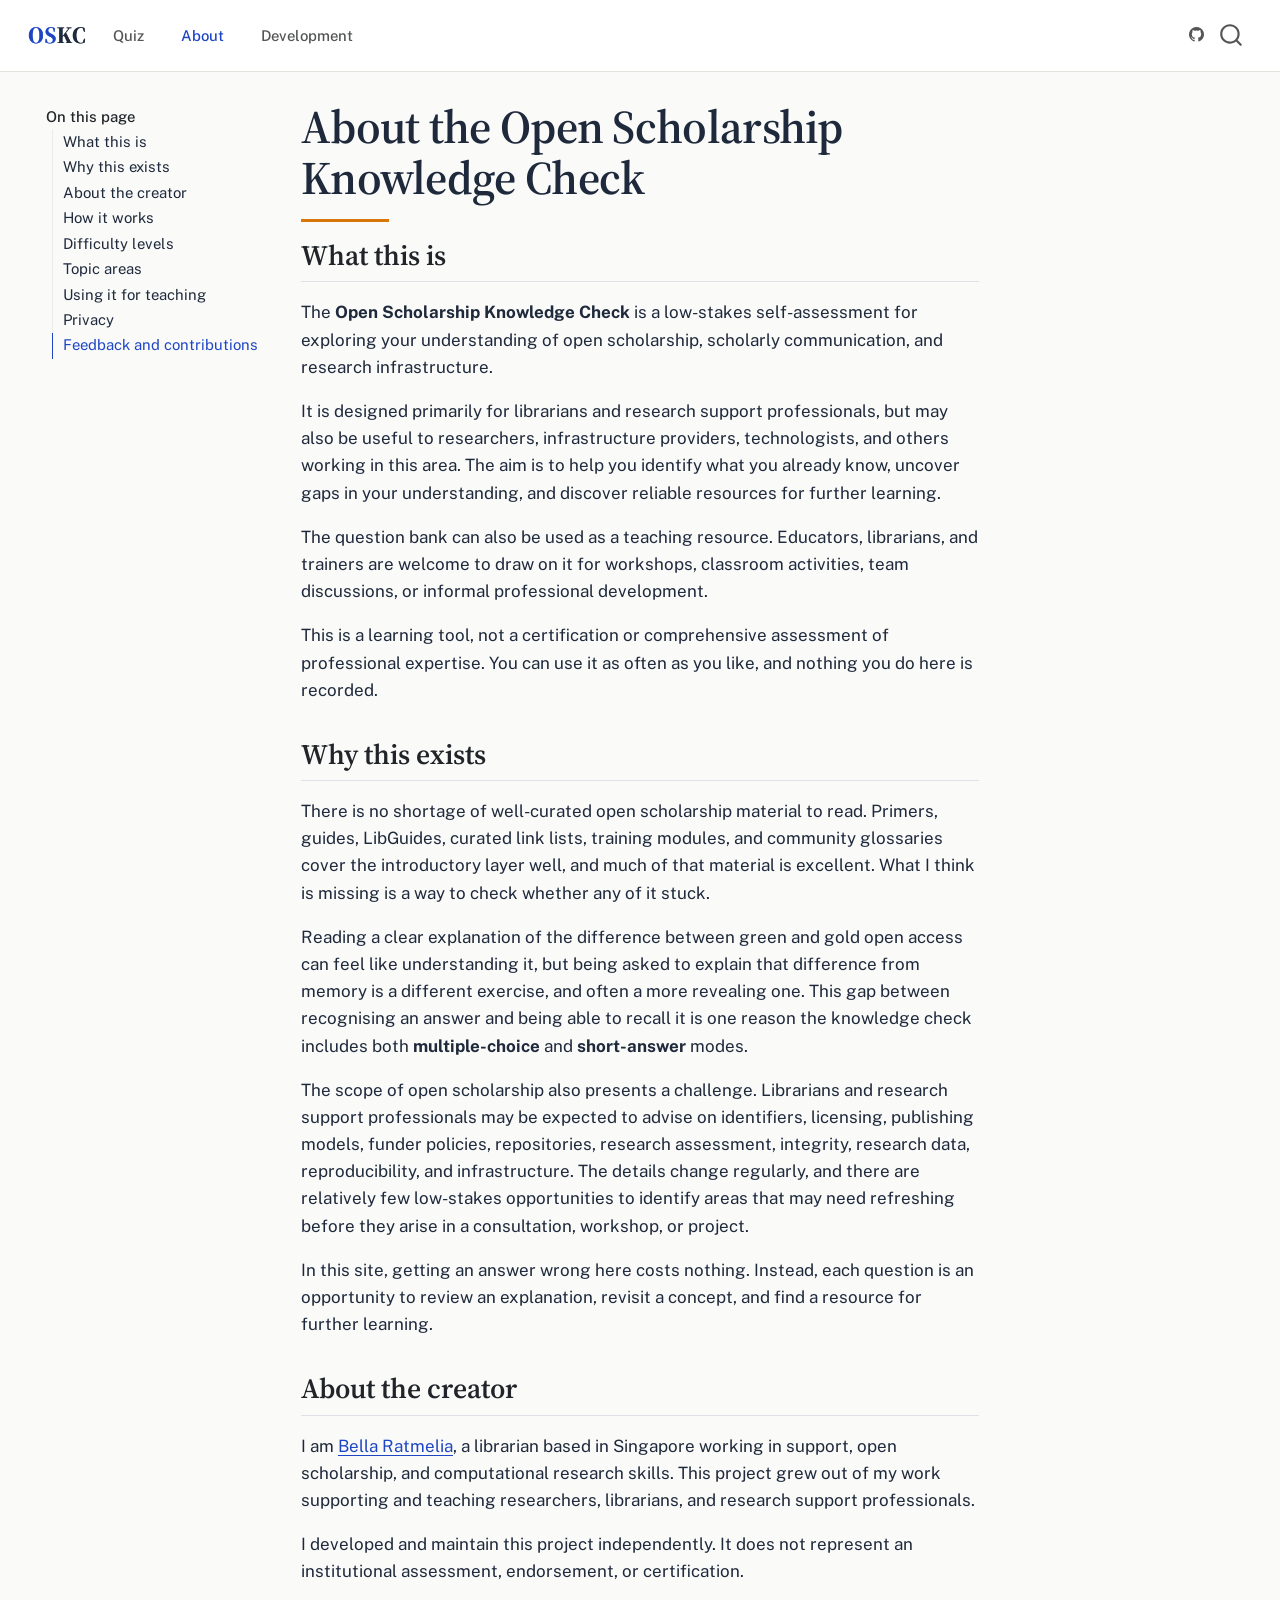
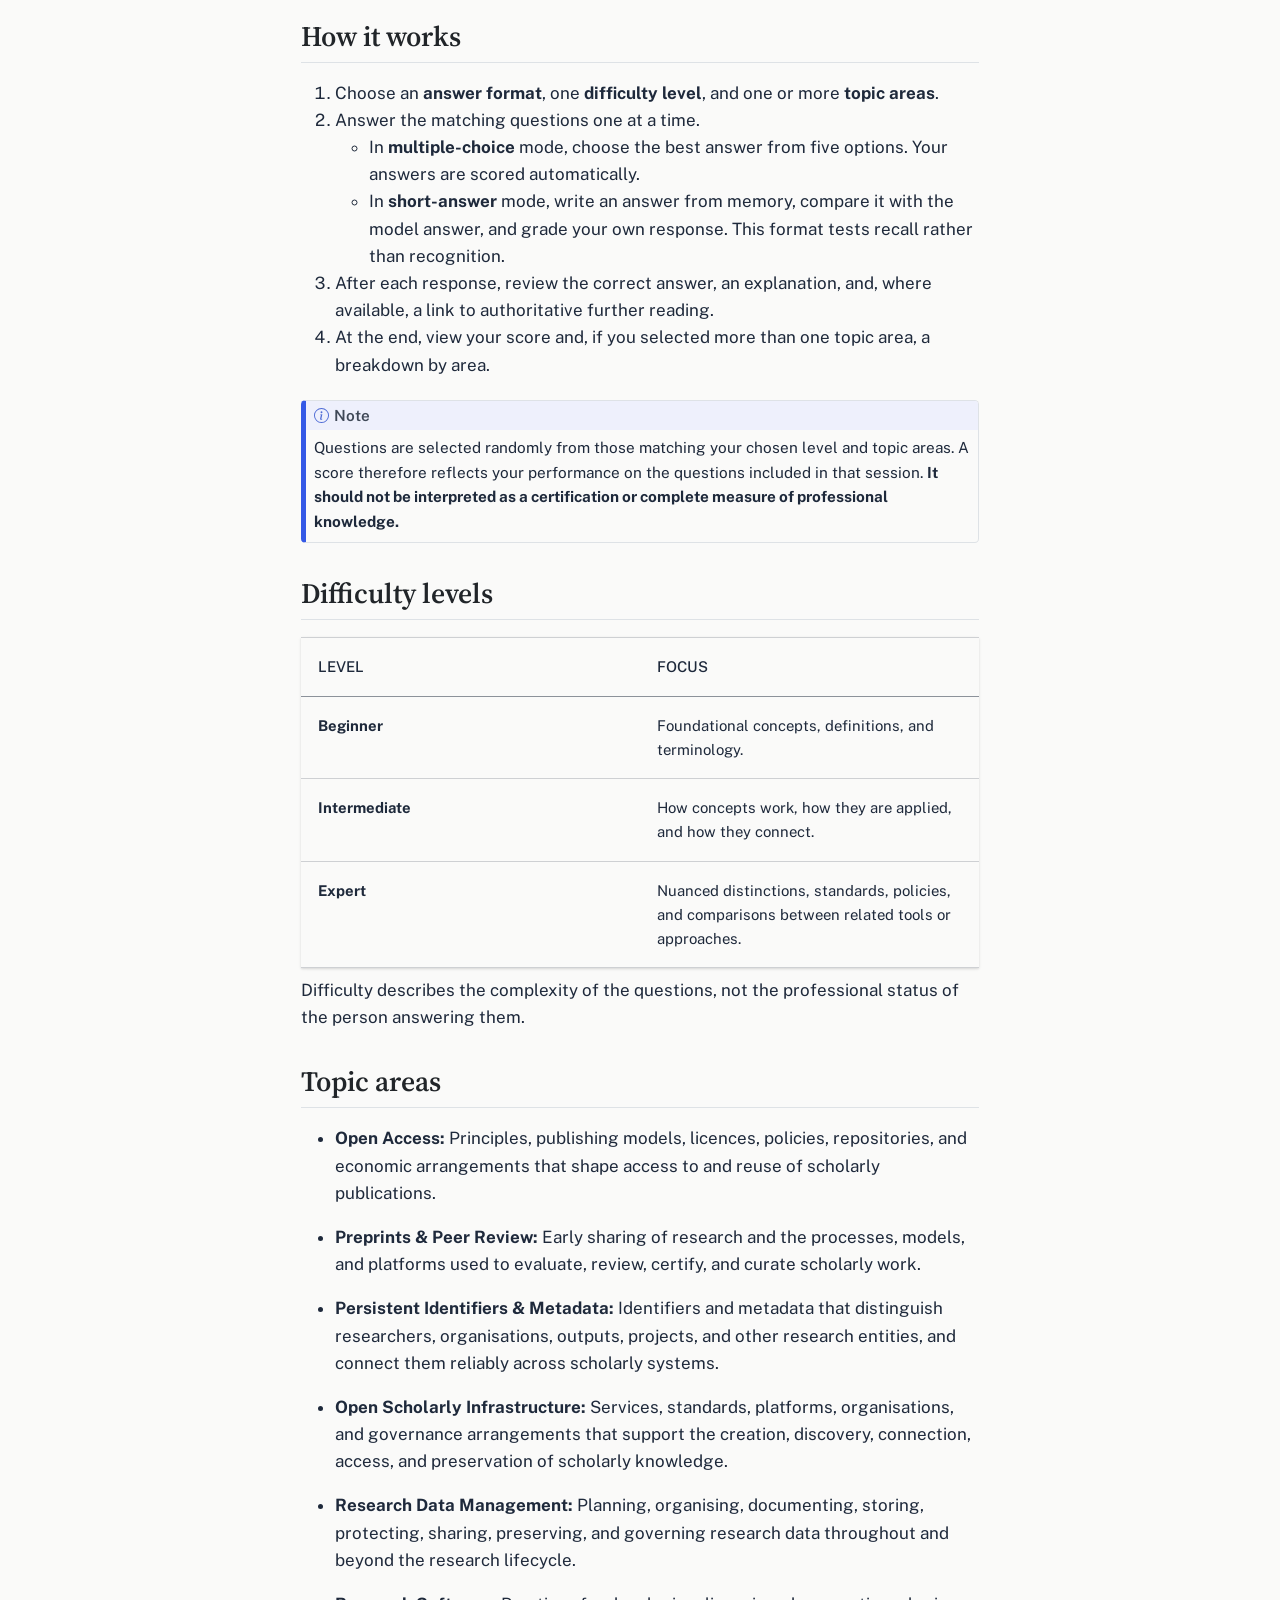
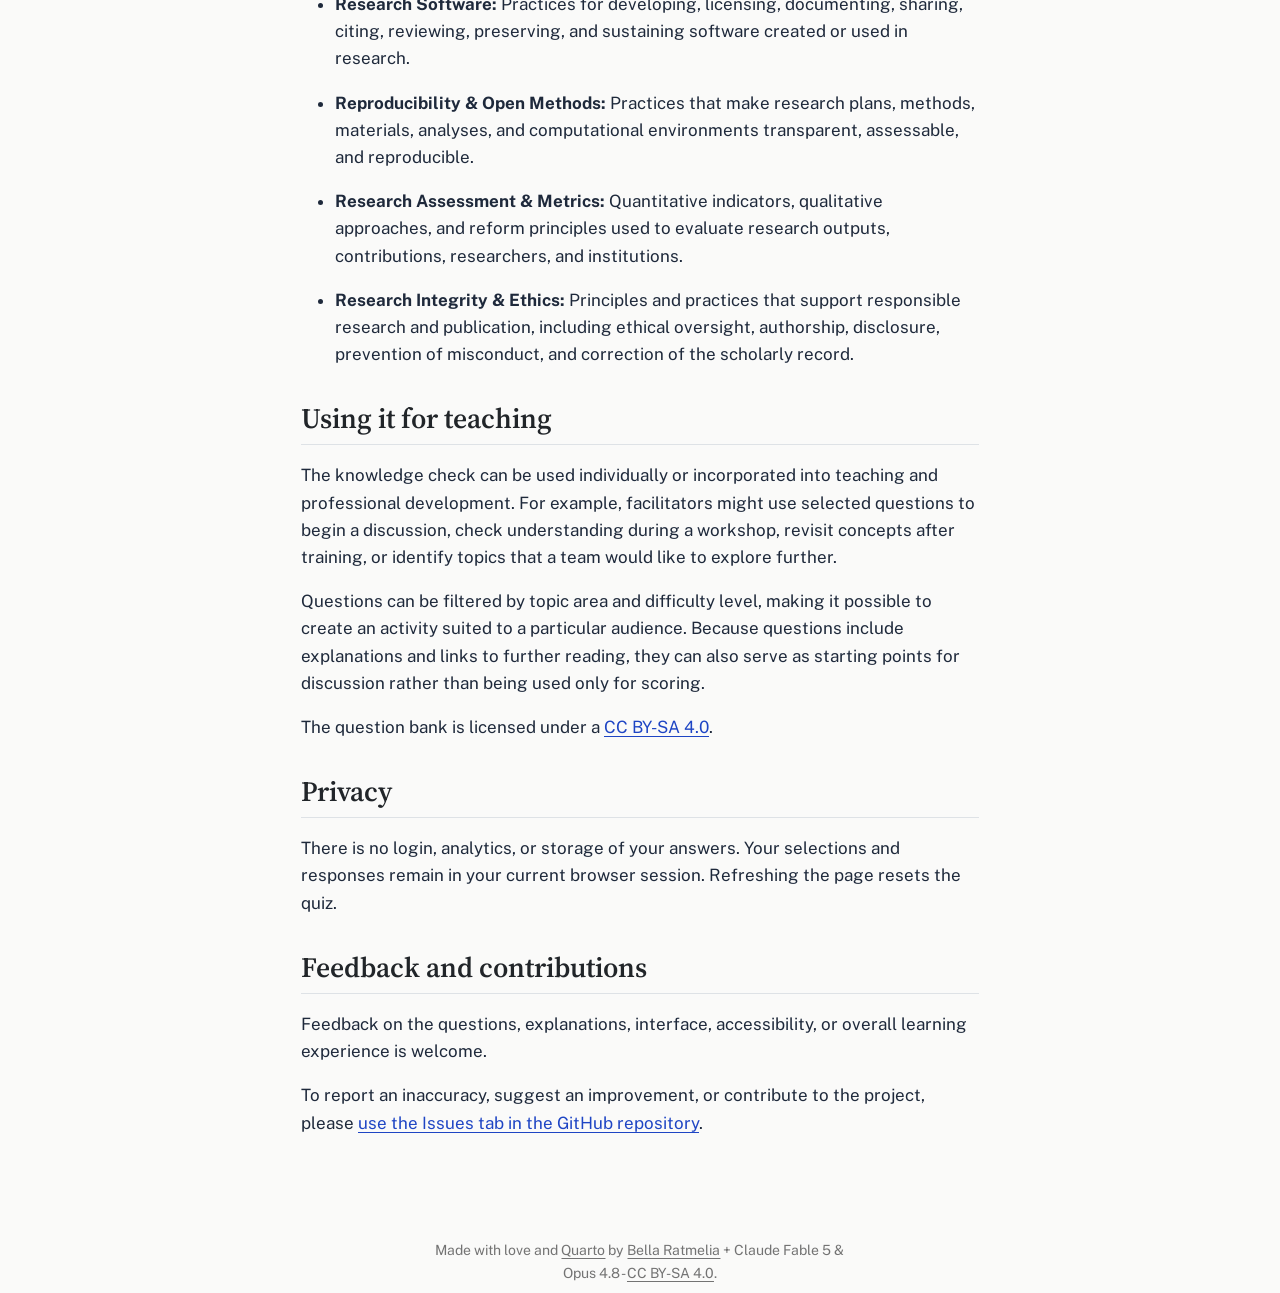
<file: about.html>
<!DOCTYPE html>
<html xmlns="http://www.w3.org/1999/xhtml" lang="en" xml:lang="en"><head>

<meta charset="utf-8">
<meta name="generator" content="quarto-1.8.25">

<meta name="viewport" content="width=device-width, initial-scale=1.0, user-scalable=yes">


<title>About – Open Scholarship Knowledge Check</title>
<style>
code{white-space: pre-wrap;}
span.smallcaps{font-variant: small-caps;}
div.columns{display: flex; gap: min(4vw, 1.5em);}
div.column{flex: auto; overflow-x: auto;}
div.hanging-indent{margin-left: 1.5em; text-indent: -1.5em;}
ul.task-list{list-style: none;}
ul.task-list li input[type="checkbox"] {
  width: 0.8em;
  margin: 0 0.8em 0.2em -1em; /* quarto-specific, see https://github.com/quarto-dev/quarto-cli/issues/4556 */ 
  vertical-align: middle;
}
</style>


<script src="site_libs/quarto-nav/quarto-nav.js"></script>
<script src="site_libs/clipboard/clipboard.min.js"></script>
<script src="site_libs/quarto-search/autocomplete.umd.js"></script>
<script src="site_libs/quarto-search/fuse.min.js"></script>
<script src="site_libs/quarto-search/quarto-search.js"></script>
<meta name="quarto:offset" content="./">
<link href="./logo/oskc-favicon-512.png" rel="icon" type="image/png">
<script src="site_libs/quarto-html/quarto.js" type="module"></script>
<script src="site_libs/quarto-html/tabsets/tabsets.js" type="module"></script>
<script src="site_libs/quarto-html/axe/axe-check.js" type="module"></script>
<script src="site_libs/quarto-html/popper.min.js"></script>
<script src="site_libs/quarto-html/tippy.umd.min.js"></script>
<script src="site_libs/quarto-html/anchor.min.js"></script>
<link href="site_libs/quarto-html/tippy.css" rel="stylesheet">
<link href="site_libs/quarto-html/quarto-syntax-highlighting-7b89279ff1a6dce999919e0e67d4d9ec.css" rel="stylesheet" class="quarto-color-scheme" id="quarto-text-highlighting-styles">
<link href="site_libs/quarto-html/quarto-syntax-highlighting-dark-707d8167ce6003fca903bfe2be84ab7f.css" rel="stylesheet" class="quarto-color-scheme quarto-color-alternate" id="quarto-text-highlighting-styles">
<link href="site_libs/quarto-html/quarto-syntax-highlighting-7b89279ff1a6dce999919e0e67d4d9ec.css" rel="stylesheet" class="quarto-color-scheme-extra" id="quarto-text-highlighting-styles">
<script src="site_libs/bootstrap/bootstrap.min.js"></script>
<link href="site_libs/bootstrap/bootstrap-icons.css" rel="stylesheet">
<link href="site_libs/bootstrap/bootstrap-685fb5d4853dc5fa47f0098d373eb71c.min.css" rel="stylesheet" append-hash="true" class="quarto-color-scheme" id="quarto-bootstrap" data-mode="light">
<link href="site_libs/bootstrap/bootstrap-dark-685fb5d4853dc5fa47f0098d373eb71c.min.css" rel="stylesheet" append-hash="true" class="quarto-color-scheme quarto-color-alternate" id="quarto-bootstrap" data-mode="light">
<link href="site_libs/bootstrap/bootstrap-685fb5d4853dc5fa47f0098d373eb71c.min.css" rel="stylesheet" append-hash="true" class="quarto-color-scheme-extra" id="quarto-bootstrap" data-mode="light">
<script id="quarto-search-options" type="application/json">{
  "location": "navbar",
  "copy-button": false,
  "collapse-after": 3,
  "panel-placement": "end",
  "type": "overlay",
  "limit": 50,
  "keyboard-shortcut": [
    "f",
    "/",
    "s"
  ],
  "show-item-context": false,
  "language": {
    "search-no-results-text": "No results",
    "search-matching-documents-text": "matching documents",
    "search-copy-link-title": "Copy link to search",
    "search-hide-matches-text": "Hide additional matches",
    "search-more-match-text": "more match in this document",
    "search-more-matches-text": "more matches in this document",
    "search-clear-button-title": "Clear",
    "search-text-placeholder": "",
    "search-detached-cancel-button-title": "Cancel",
    "search-submit-button-title": "Submit",
    "search-label": "Search"
  }
}</script>
<meta name="viewport" content="width=device-width, initial-scale=1">
<link rel="preconnect" href="https://fonts.googleapis.com">
<link rel="preconnect" href="https://fonts.gstatic.com" crossorigin="">
<link href="https://fonts.googleapis.com/css2?family=Noto+Sans:ital,wght@0,100..900;1,100..900&amp;display=swap" rel="stylesheet">


<meta property="og:title" content="About">
<meta property="og:description" content="A self-assessment for librarians, research support professionals, and researchers interested in open scholarship.">
<meta property="og:image" content="https://bellaratmelia.github.io/oskc/logo/oskc-social-card.png">
<meta property="og:site_name" content="Open Scholarship Knowledge Check">
<meta property="og:image:height" content="630">
<meta property="og:image:width" content="1200">
<meta name="twitter:title" content="About">
<meta name="twitter:description" content="A self-assessment for librarians, research support professionals, and researchers interested in open scholarship.">
<meta name="twitter:image" content="https://bellaratmelia.github.io/oskc/logo/oskc-social-card.png">
<meta name="twitter:image-height" content="630">
<meta name="twitter:image-width" content="1200">
<meta name="twitter:card" content="summary_large_image">
</head>

<body class="floating nav-fixed quarto-light">

<div id="quarto-search-results"></div>
  <header id="quarto-header" class="headroom fixed-top">
    <nav class="navbar navbar-expand-lg " data-bs-theme="dark">
      <div class="navbar-container container-fluid">
      <div class="navbar-brand-container mx-auto">
    <a href="./index.html" class="navbar-brand navbar-brand-logo">
    <img src="./logo/oskc-typelogo.png" alt="Open Scholarship Knowledge Check" class="navbar-logo light-content">
    <img src="./logo/oskc-typelogo.png" alt="Open Scholarship Knowledge Check" class="navbar-logo dark-content">
    </a>
  </div>
            <div id="quarto-search" class="" title="Search"></div>
          <button class="navbar-toggler" type="button" data-bs-toggle="collapse" data-bs-target="#navbarCollapse" aria-controls="navbarCollapse" role="menu" aria-expanded="false" aria-label="Toggle navigation" onclick="if (window.quartoToggleHeadroom) { window.quartoToggleHeadroom(); }">
  <span class="navbar-toggler-icon"></span>
</button>
          <div class="collapse navbar-collapse" id="navbarCollapse">
            <ul class="navbar-nav navbar-nav-scroll me-auto">
  <li class="nav-item">
    <a class="nav-link" href="./index.html"> 
<span class="menu-text">Quiz</span></a>
  </li>  
  <li class="nav-item">
    <a class="nav-link active" href="./about.html" aria-current="page"> 
<span class="menu-text">About</span></a>
  </li>  
  <li class="nav-item">
    <a class="nav-link" href="./development.html"> 
<span class="menu-text">Development</span></a>
  </li>  
</ul>
          </div> <!-- /navcollapse -->
            <div class="quarto-navbar-tools">
    <a href="https://github.com/bellaratmelia/oskc/" title="" class="quarto-navigation-tool px-1" aria-label=""><i class="bi bi-github"></i></a>
</div>
      </div> <!-- /container-fluid -->
    </nav>
</header>
<!-- content -->
<div id="quarto-content" class="quarto-container page-columns page-rows-contents page-layout-article page-navbar">
<!-- sidebar -->
  <nav id="quarto-sidebar" class="sidebar collapse collapse-horizontal quarto-sidebar-collapse-item sidebar-navigation floating overflow-auto">
    <nav id="TOC" role="doc-toc" class="toc-active">
    <h2 id="toc-title">On this page</h2>
   
  <ul>
  <li><a href="#what-this-is" id="toc-what-this-is" class="nav-link active" data-scroll-target="#what-this-is">What this is</a></li>
  <li><a href="#why-this-exists" id="toc-why-this-exists" class="nav-link" data-scroll-target="#why-this-exists">Why this exists</a></li>
  <li><a href="#about-the-creator" id="toc-about-the-creator" class="nav-link" data-scroll-target="#about-the-creator">About the creator</a></li>
  <li><a href="#how-it-works" id="toc-how-it-works" class="nav-link" data-scroll-target="#how-it-works">How it works</a></li>
  <li><a href="#difficulty-levels" id="toc-difficulty-levels" class="nav-link" data-scroll-target="#difficulty-levels">Difficulty levels</a></li>
  <li><a href="#topic-areas" id="toc-topic-areas" class="nav-link" data-scroll-target="#topic-areas">Topic areas</a></li>
  <li><a href="#using-it-for-teaching" id="toc-using-it-for-teaching" class="nav-link" data-scroll-target="#using-it-for-teaching">Using it for teaching</a></li>
  <li><a href="#privacy" id="toc-privacy" class="nav-link" data-scroll-target="#privacy">Privacy</a></li>
  <li><a href="#feedback-and-contributions" id="toc-feedback-and-contributions" class="nav-link" data-scroll-target="#feedback-and-contributions">Feedback and contributions</a></li>
  </ul>
</nav>
</nav>
<div id="quarto-sidebar-glass" class="quarto-sidebar-collapse-item" data-bs-toggle="collapse" data-bs-target=".quarto-sidebar-collapse-item"></div>
<!-- margin-sidebar -->
    <div id="quarto-margin-sidebar" class="sidebar margin-sidebar zindex-bottom">
    </div>
<!-- main -->
<main class="content" id="quarto-document-content">
<a class="qa-skip-link" href="#quarto-document-content">Skip to main content</a>

<header id="title-block-header" class="quarto-title-block default">
<div class="quarto-title">
<h1 class="title">About the Open Scholarship Knowledge Check</h1>
</div>



<div class="quarto-title-meta">

    
  
    
  </div>
  


</header>


<section id="what-this-is" class="level2">
<h2 class="anchored" data-anchor-id="what-this-is">What this is</h2>
<p>The <strong>Open Scholarship Knowledge Check</strong> is a low-stakes self-assessment for exploring your understanding of open scholarship, scholarly communication, and research infrastructure.</p>
<p>It is designed primarily for librarians and research support professionals, but may also be useful to researchers, infrastructure providers, technologists, and others working in this area. The aim is to help you identify what you already know, uncover gaps in your understanding, and discover reliable resources for further learning.</p>
<p>The question bank can also be used as a teaching resource. Educators, librarians, and trainers are welcome to draw on it for workshops, classroom activities, team discussions, or informal professional development.</p>
<p>This is a learning tool, not a certification or comprehensive assessment of professional expertise. You can use it as often as you like, and nothing you do here is recorded.</p>
</section>
<section id="why-this-exists" class="level2">
<h2 class="anchored" data-anchor-id="why-this-exists">Why this exists</h2>
<p>There is no shortage of well-curated open scholarship material to read. Primers, guides, LibGuides, curated link lists, training modules, and community glossaries cover the introductory layer well, and much of that material is excellent. What I think is missing is a way to check whether any of it stuck.</p>
<p>Reading a clear explanation of the difference between green and gold open access can feel like understanding it, but being asked to explain that difference from memory is a different exercise, and often a more revealing one. This gap between recognising an answer and being able to recall it is one reason the knowledge check includes both <strong>multiple-choice</strong> and <strong>short-answer</strong> modes.</p>
<p>The scope of open scholarship also presents a challenge. Librarians and research support professionals may be expected to advise on identifiers, licensing, publishing models, funder policies, repositories, research assessment, integrity, research data, reproducibility, and infrastructure. The details change regularly, and there are relatively few low-stakes opportunities to identify areas that may need refreshing before they arise in a consultation, workshop, or project.</p>
<p>In this site, getting an answer wrong here costs nothing. Instead, each question is an opportunity to review an explanation, revisit a concept, and find a resource for further learning.</p>
</section>
<section id="about-the-creator" class="level2">
<h2 class="anchored" data-anchor-id="about-the-creator">About the creator</h2>
<p>I am <a href="https://bellaratmelia.github.io/">Bella Ratmelia</a>, a librarian based in Singapore working in support, open scholarship, and computational research skills. This project grew out of my work supporting and teaching researchers, librarians, and research support professionals.</p>
<p>I developed and maintain this project independently. It does not represent an institutional assessment, endorsement, or certification.</p>
</section>
<section id="how-it-works" class="level2">
<h2 class="anchored" data-anchor-id="how-it-works">How it works</h2>
<ol type="1">
<li>Choose an <strong>answer format</strong>, one <strong>difficulty level</strong>, and one or more <strong>topic areas</strong>.</li>
<li>Answer the matching questions one at a time.
<ul>
<li>In <strong>multiple-choice</strong> mode, choose the best answer from five options. Your answers are scored automatically.</li>
<li>In <strong>short-answer</strong> mode, write an answer from memory, compare it with the model answer, and grade your own response. This format tests recall rather than recognition.</li>
</ul></li>
<li>After each response, review the correct answer, an explanation, and, where available, a link to authoritative further reading.</li>
<li>At the end, view your score and, if you selected more than one topic area, a breakdown by area.</li>
</ol>
<div class="callout callout-style-default callout-note callout-titled">
<div class="callout-header d-flex align-content-center">
<div class="callout-icon-container">
<i class="callout-icon"></i>
</div>
<div class="callout-title-container flex-fill">
Note
</div>
</div>
<div class="callout-body-container callout-body">
<p>Questions are selected randomly from those matching your chosen level and topic areas. A score therefore reflects your performance on the questions included in that session. <strong>It should not be interpreted as a certification or complete measure of professional knowledge.</strong></p>
</div>
</div>
</section>
<section id="difficulty-levels" class="level2">
<h2 class="anchored" data-anchor-id="difficulty-levels">Difficulty levels</h2>
<table class="caption-top table">
<colgroup>
<col style="width: 50%">
<col style="width: 50%">
</colgroup>
<thead>
<tr class="header">
<th>Level</th>
<th>Focus</th>
</tr>
</thead>
<tbody>
<tr class="odd">
<td><strong>Beginner</strong></td>
<td>Foundational concepts, definitions, and terminology.</td>
</tr>
<tr class="even">
<td><strong>Intermediate</strong></td>
<td>How concepts work, how they are applied, and how they connect.</td>
</tr>
<tr class="odd">
<td><strong>Expert</strong></td>
<td>Nuanced distinctions, standards, policies, and comparisons between related tools or approaches.</td>
</tr>
</tbody>
</table>
<p>Difficulty describes the complexity of the questions, not the professional status of the person answering them.</p>
</section>
<section id="topic-areas" class="level2">
<h2 class="anchored" data-anchor-id="topic-areas">Topic areas</h2>
<ul>
<li><p><strong>Open Access:</strong> Principles, publishing models, licences, policies, repositories, and economic arrangements that shape access to and reuse of scholarly publications.</p></li>
<li><p><strong>Preprints &amp; Peer Review:</strong> Early sharing of research and the processes, models, and platforms used to evaluate, review, certify, and curate scholarly work.</p></li>
<li><p><strong>Persistent Identifiers &amp; Metadata:</strong> Identifiers and metadata that distinguish researchers, organisations, outputs, projects, and other research entities, and connect them reliably across scholarly systems.</p></li>
<li><p><strong>Open Scholarly Infrastructure:</strong> Services, standards, platforms, organisations, and governance arrangements that support the creation, discovery, connection, access, and preservation of scholarly knowledge.</p></li>
<li><p><strong>Research Data Management:</strong> Planning, organising, documenting, storing, protecting, sharing, preserving, and governing research data throughout and beyond the research lifecycle.</p></li>
<li><p><strong>Research Software:</strong> Practices for developing, licensing, documenting, sharing, citing, reviewing, preserving, and sustaining software created or used in research.</p></li>
<li><p><strong>Reproducibility &amp; Open Methods:</strong> Practices that make research plans, methods, materials, analyses, and computational environments transparent, assessable, and reproducible.</p></li>
<li><p><strong>Research Assessment &amp; Metrics:</strong> Quantitative indicators, qualitative approaches, and reform principles used to evaluate research outputs, contributions, researchers, and institutions.</p></li>
<li><p><strong>Research Integrity &amp; Ethics:</strong> Principles and practices that support responsible research and publication, including ethical oversight, authorship, disclosure, prevention of misconduct, and correction of the scholarly record.</p></li>
</ul>
</section>
<section id="using-it-for-teaching" class="level2">
<h2 class="anchored" data-anchor-id="using-it-for-teaching">Using it for teaching</h2>
<p>The knowledge check can be used individually or incorporated into teaching and professional development. For example, facilitators might use selected questions to begin a discussion, check understanding during a workshop, revisit concepts after training, or identify topics that a team would like to explore further.</p>
<p>Questions can be filtered by topic area and difficulty level, making it possible to create an activity suited to a particular audience. Because questions include explanations and links to further reading, they can also serve as starting points for discussion rather than being used only for scoring.</p>
<p>The question bank is licensed under a <a href="https://creativecommons.org/licenses/by-sa/4.0/">CC BY-SA 4.0</a>.</p>
</section>
<section id="privacy" class="level2">
<h2 class="anchored" data-anchor-id="privacy">Privacy</h2>
<p>There is no login, analytics, or storage of your answers. Your selections and responses remain in your current browser session. Refreshing the page resets the quiz.</p>
</section>
<section id="feedback-and-contributions" class="level2">
<h2 class="anchored" data-anchor-id="feedback-and-contributions">Feedback and contributions</h2>
<p>Feedback on the questions, explanations, interface, accessibility, or overall learning experience is welcome.</p>
<p>To report an inaccuracy, suggest an improvement, or contribute to the project, please <a href="https://github.com/bellaratmelia/os-knowledge-check/issues">use the Issues tab in the GitHub repository</a>.</p>


</section>

</main> <!-- /main -->
<script id="quarto-html-after-body" type="application/javascript">
  window.document.addEventListener("DOMContentLoaded", function (event) {
    const icon = "";
    const anchorJS = new window.AnchorJS();
    anchorJS.options = {
      placement: 'right',
      icon: icon
    };
    anchorJS.add('.anchored');
    const isCodeAnnotation = (el) => {
      for (const clz of el.classList) {
        if (clz.startsWith('code-annotation-')) {                     
          return true;
        }
      }
      return false;
    }
    const onCopySuccess = function(e) {
      // button target
      const button = e.trigger;
      // don't keep focus
      button.blur();
      // flash "checked"
      button.classList.add('code-copy-button-checked');
      var currentTitle = button.getAttribute("title");
      button.setAttribute("title", "Copied!");
      let tooltip;
      if (window.bootstrap) {
        button.setAttribute("data-bs-toggle", "tooltip");
        button.setAttribute("data-bs-placement", "left");
        button.setAttribute("data-bs-title", "Copied!");
        tooltip = new bootstrap.Tooltip(button, 
          { trigger: "manual", 
            customClass: "code-copy-button-tooltip",
            offset: [0, -8]});
        tooltip.show();    
      }
      setTimeout(function() {
        if (tooltip) {
          tooltip.hide();
          button.removeAttribute("data-bs-title");
          button.removeAttribute("data-bs-toggle");
          button.removeAttribute("data-bs-placement");
        }
        button.setAttribute("title", currentTitle);
        button.classList.remove('code-copy-button-checked');
      }, 1000);
      // clear code selection
      e.clearSelection();
    }
    const getTextToCopy = function(trigger) {
      const outerScaffold = trigger.parentElement.cloneNode(true);
      const codeEl = outerScaffold.querySelector('code');
      for (const childEl of codeEl.children) {
        if (isCodeAnnotation(childEl)) {
          childEl.remove();
        }
      }
      return codeEl.innerText;
    }
    const clipboard = new window.ClipboardJS('.code-copy-button:not([data-in-quarto-modal])', {
      text: getTextToCopy
    });
    clipboard.on('success', onCopySuccess);
    if (window.document.getElementById('quarto-embedded-source-code-modal')) {
      const clipboardModal = new window.ClipboardJS('.code-copy-button[data-in-quarto-modal]', {
        text: getTextToCopy,
        container: window.document.getElementById('quarto-embedded-source-code-modal')
      });
      clipboardModal.on('success', onCopySuccess);
    }
      var localhostRegex = new RegExp(/^(?:http|https):\/\/localhost\:?[0-9]*\//);
      var mailtoRegex = new RegExp(/^mailto:/);
        var filterRegex = new RegExp("https:\/\/bellaratmelia\.github\.io\/oskc");
      var isInternal = (href) => {
          return filterRegex.test(href) || localhostRegex.test(href) || mailtoRegex.test(href);
      }
      // Inspect non-navigation links and adorn them if external
     var links = window.document.querySelectorAll('a[href]:not(.nav-link):not(.navbar-brand):not(.toc-action):not(.sidebar-link):not(.sidebar-item-toggle):not(.pagination-link):not(.no-external):not([aria-hidden]):not(.dropdown-item):not(.quarto-navigation-tool):not(.about-link)');
      for (var i=0; i<links.length; i++) {
        const link = links[i];
        if (!isInternal(link.href)) {
          // undo the damage that might have been done by quarto-nav.js in the case of
          // links that we want to consider external
          if (link.dataset.originalHref !== undefined) {
            link.href = link.dataset.originalHref;
          }
        }
      }
    function tippyHover(el, contentFn, onTriggerFn, onUntriggerFn) {
      const config = {
        allowHTML: true,
        maxWidth: 500,
        delay: 100,
        arrow: false,
        appendTo: function(el) {
            return el.parentElement;
        },
        interactive: true,
        interactiveBorder: 10,
        theme: 'quarto',
        placement: 'bottom-start',
      };
      if (contentFn) {
        config.content = contentFn;
      }
      if (onTriggerFn) {
        config.onTrigger = onTriggerFn;
      }
      if (onUntriggerFn) {
        config.onUntrigger = onUntriggerFn;
      }
      window.tippy(el, config); 
    }
    const noterefs = window.document.querySelectorAll('a[role="doc-noteref"]');
    for (var i=0; i<noterefs.length; i++) {
      const ref = noterefs[i];
      tippyHover(ref, function() {
        // use id or data attribute instead here
        let href = ref.getAttribute('data-footnote-href') || ref.getAttribute('href');
        try { href = new URL(href).hash; } catch {}
        const id = href.replace(/^#\/?/, "");
        const note = window.document.getElementById(id);
        if (note) {
          return note.innerHTML;
        } else {
          return "";
        }
      });
    }
    const xrefs = window.document.querySelectorAll('a.quarto-xref');
    const processXRef = (id, note) => {
      // Strip column container classes
      const stripColumnClz = (el) => {
        el.classList.remove("page-full", "page-columns");
        if (el.children) {
          for (const child of el.children) {
            stripColumnClz(child);
          }
        }
      }
      stripColumnClz(note)
      if (id === null || id.startsWith('sec-')) {
        // Special case sections, only their first couple elements
        const container = document.createElement("div");
        if (note.children && note.children.length > 2) {
          container.appendChild(note.children[0].cloneNode(true));
          for (let i = 1; i < note.children.length; i++) {
            const child = note.children[i];
            if (child.tagName === "P" && child.innerText === "") {
              continue;
            } else {
              container.appendChild(child.cloneNode(true));
              break;
            }
          }
          if (window.Quarto?.typesetMath) {
            window.Quarto.typesetMath(container);
          }
          return container.innerHTML
        } else {
          if (window.Quarto?.typesetMath) {
            window.Quarto.typesetMath(note);
          }
          return note.innerHTML;
        }
      } else {
        // Remove any anchor links if they are present
        const anchorLink = note.querySelector('a.anchorjs-link');
        if (anchorLink) {
          anchorLink.remove();
        }
        if (window.Quarto?.typesetMath) {
          window.Quarto.typesetMath(note);
        }
        if (note.classList.contains("callout")) {
          return note.outerHTML;
        } else {
          return note.innerHTML;
        }
      }
    }
    for (var i=0; i<xrefs.length; i++) {
      const xref = xrefs[i];
      tippyHover(xref, undefined, function(instance) {
        instance.disable();
        let url = xref.getAttribute('href');
        let hash = undefined; 
        if (url.startsWith('#')) {
          hash = url;
        } else {
          try { hash = new URL(url).hash; } catch {}
        }
        if (hash) {
          const id = hash.replace(/^#\/?/, "");
          const note = window.document.getElementById(id);
          if (note !== null) {
            try {
              const html = processXRef(id, note.cloneNode(true));
              instance.setContent(html);
            } finally {
              instance.enable();
              instance.show();
            }
          } else {
            // See if we can fetch this
            fetch(url.split('#')[0])
            .then(res => res.text())
            .then(html => {
              const parser = new DOMParser();
              const htmlDoc = parser.parseFromString(html, "text/html");
              const note = htmlDoc.getElementById(id);
              if (note !== null) {
                const html = processXRef(id, note);
                instance.setContent(html);
              } 
            }).finally(() => {
              instance.enable();
              instance.show();
            });
          }
        } else {
          // See if we can fetch a full url (with no hash to target)
          // This is a special case and we should probably do some content thinning / targeting
          fetch(url)
          .then(res => res.text())
          .then(html => {
            const parser = new DOMParser();
            const htmlDoc = parser.parseFromString(html, "text/html");
            const note = htmlDoc.querySelector('main.content');
            if (note !== null) {
              // This should only happen for chapter cross references
              // (since there is no id in the URL)
              // remove the first header
              if (note.children.length > 0 && note.children[0].tagName === "HEADER") {
                note.children[0].remove();
              }
              const html = processXRef(null, note);
              instance.setContent(html);
            } 
          }).finally(() => {
            instance.enable();
            instance.show();
          });
        }
      }, function(instance) {
      });
    }
        let selectedAnnoteEl;
        const selectorForAnnotation = ( cell, annotation) => {
          let cellAttr = 'data-code-cell="' + cell + '"';
          let lineAttr = 'data-code-annotation="' +  annotation + '"';
          const selector = 'span[' + cellAttr + '][' + lineAttr + ']';
          return selector;
        }
        const selectCodeLines = (annoteEl) => {
          const doc = window.document;
          const targetCell = annoteEl.getAttribute("data-target-cell");
          const targetAnnotation = annoteEl.getAttribute("data-target-annotation");
          const annoteSpan = window.document.querySelector(selectorForAnnotation(targetCell, targetAnnotation));
          const lines = annoteSpan.getAttribute("data-code-lines").split(",");
          const lineIds = lines.map((line) => {
            return targetCell + "-" + line;
          })
          let top = null;
          let height = null;
          let parent = null;
          if (lineIds.length > 0) {
              //compute the position of the single el (top and bottom and make a div)
              const el = window.document.getElementById(lineIds[0]);
              top = el.offsetTop;
              height = el.offsetHeight;
              parent = el.parentElement.parentElement;
            if (lineIds.length > 1) {
              const lastEl = window.document.getElementById(lineIds[lineIds.length - 1]);
              const bottom = lastEl.offsetTop + lastEl.offsetHeight;
              height = bottom - top;
            }
            if (top !== null && height !== null && parent !== null) {
              // cook up a div (if necessary) and position it 
              let div = window.document.getElementById("code-annotation-line-highlight");
              if (div === null) {
                div = window.document.createElement("div");
                div.setAttribute("id", "code-annotation-line-highlight");
                div.style.position = 'absolute';
                parent.appendChild(div);
              }
              div.style.top = top - 2 + "px";
              div.style.height = height + 4 + "px";
              div.style.left = 0;
              let gutterDiv = window.document.getElementById("code-annotation-line-highlight-gutter");
              if (gutterDiv === null) {
                gutterDiv = window.document.createElement("div");
                gutterDiv.setAttribute("id", "code-annotation-line-highlight-gutter");
                gutterDiv.style.position = 'absolute';
                const codeCell = window.document.getElementById(targetCell);
                const gutter = codeCell.querySelector('.code-annotation-gutter');
                gutter.appendChild(gutterDiv);
              }
              gutterDiv.style.top = top - 2 + "px";
              gutterDiv.style.height = height + 4 + "px";
            }
            selectedAnnoteEl = annoteEl;
          }
        };
        const unselectCodeLines = () => {
          const elementsIds = ["code-annotation-line-highlight", "code-annotation-line-highlight-gutter"];
          elementsIds.forEach((elId) => {
            const div = window.document.getElementById(elId);
            if (div) {
              div.remove();
            }
          });
          selectedAnnoteEl = undefined;
        };
          // Handle positioning of the toggle
      window.addEventListener(
        "resize",
        throttle(() => {
          elRect = undefined;
          if (selectedAnnoteEl) {
            selectCodeLines(selectedAnnoteEl);
          }
        }, 10)
      );
      function throttle(fn, ms) {
      let throttle = false;
      let timer;
        return (...args) => {
          if(!throttle) { // first call gets through
              fn.apply(this, args);
              throttle = true;
          } else { // all the others get throttled
              if(timer) clearTimeout(timer); // cancel #2
              timer = setTimeout(() => {
                fn.apply(this, args);
                timer = throttle = false;
              }, ms);
          }
        };
      }
        // Attach click handler to the DT
        const annoteDls = window.document.querySelectorAll('dt[data-target-cell]');
        for (const annoteDlNode of annoteDls) {
          annoteDlNode.addEventListener('click', (event) => {
            const clickedEl = event.target;
            if (clickedEl !== selectedAnnoteEl) {
              unselectCodeLines();
              const activeEl = window.document.querySelector('dt[data-target-cell].code-annotation-active');
              if (activeEl) {
                activeEl.classList.remove('code-annotation-active');
              }
              selectCodeLines(clickedEl);
              clickedEl.classList.add('code-annotation-active');
            } else {
              // Unselect the line
              unselectCodeLines();
              clickedEl.classList.remove('code-annotation-active');
            }
          });
        }
    const findCites = (el) => {
      const parentEl = el.parentElement;
      if (parentEl) {
        const cites = parentEl.dataset.cites;
        if (cites) {
          return {
            el,
            cites: cites.split(' ')
          };
        } else {
          return findCites(el.parentElement)
        }
      } else {
        return undefined;
      }
    };
    var bibliorefs = window.document.querySelectorAll('a[role="doc-biblioref"]');
    for (var i=0; i<bibliorefs.length; i++) {
      const ref = bibliorefs[i];
      const citeInfo = findCites(ref);
      if (citeInfo) {
        tippyHover(citeInfo.el, function() {
          var popup = window.document.createElement('div');
          citeInfo.cites.forEach(function(cite) {
            var citeDiv = window.document.createElement('div');
            citeDiv.classList.add('hanging-indent');
            citeDiv.classList.add('csl-entry');
            var biblioDiv = window.document.getElementById('ref-' + cite);
            if (biblioDiv) {
              citeDiv.innerHTML = biblioDiv.innerHTML;
            }
            popup.appendChild(citeDiv);
          });
          return popup.innerHTML;
        });
      }
    }
  });
  </script>
</div> <!-- /content -->
<footer class="footer">
  <div class="nav-footer">
    <div class="nav-footer-left">
      &nbsp;
    </div>   
    <div class="nav-footer-center">
<p>Made with love and <a href="https://quarto.org/">Quarto</a> by <a href="https://bellaratmelia.github.io/">Bella Ratmelia</a> + Claude Fable 5 &amp; Opus 4.8 - <a href="https://creativecommons.org/licenses/by-sa/4.0/">CC BY-SA 4.0</a>.</p>
</div>
    <div class="nav-footer-right">
      &nbsp;
    </div>
  </div>
</footer>




</body></html>
</file>
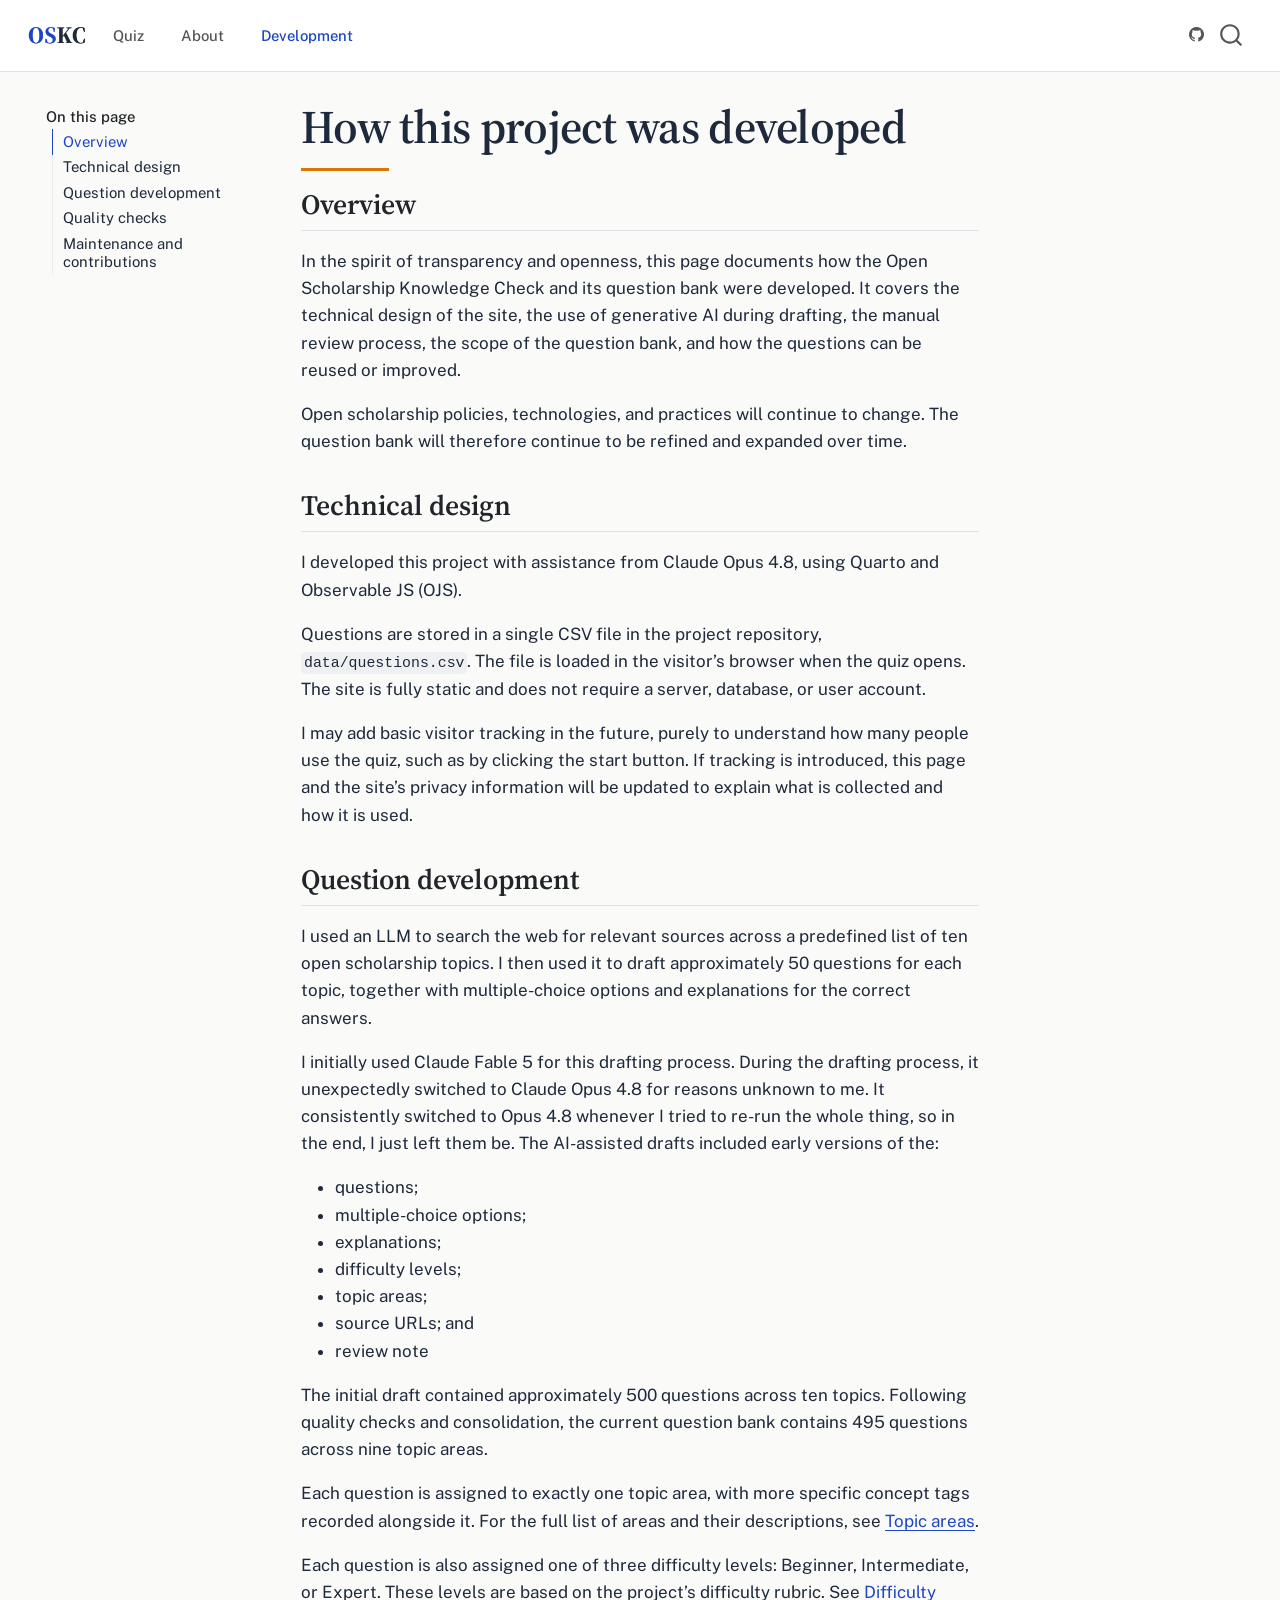
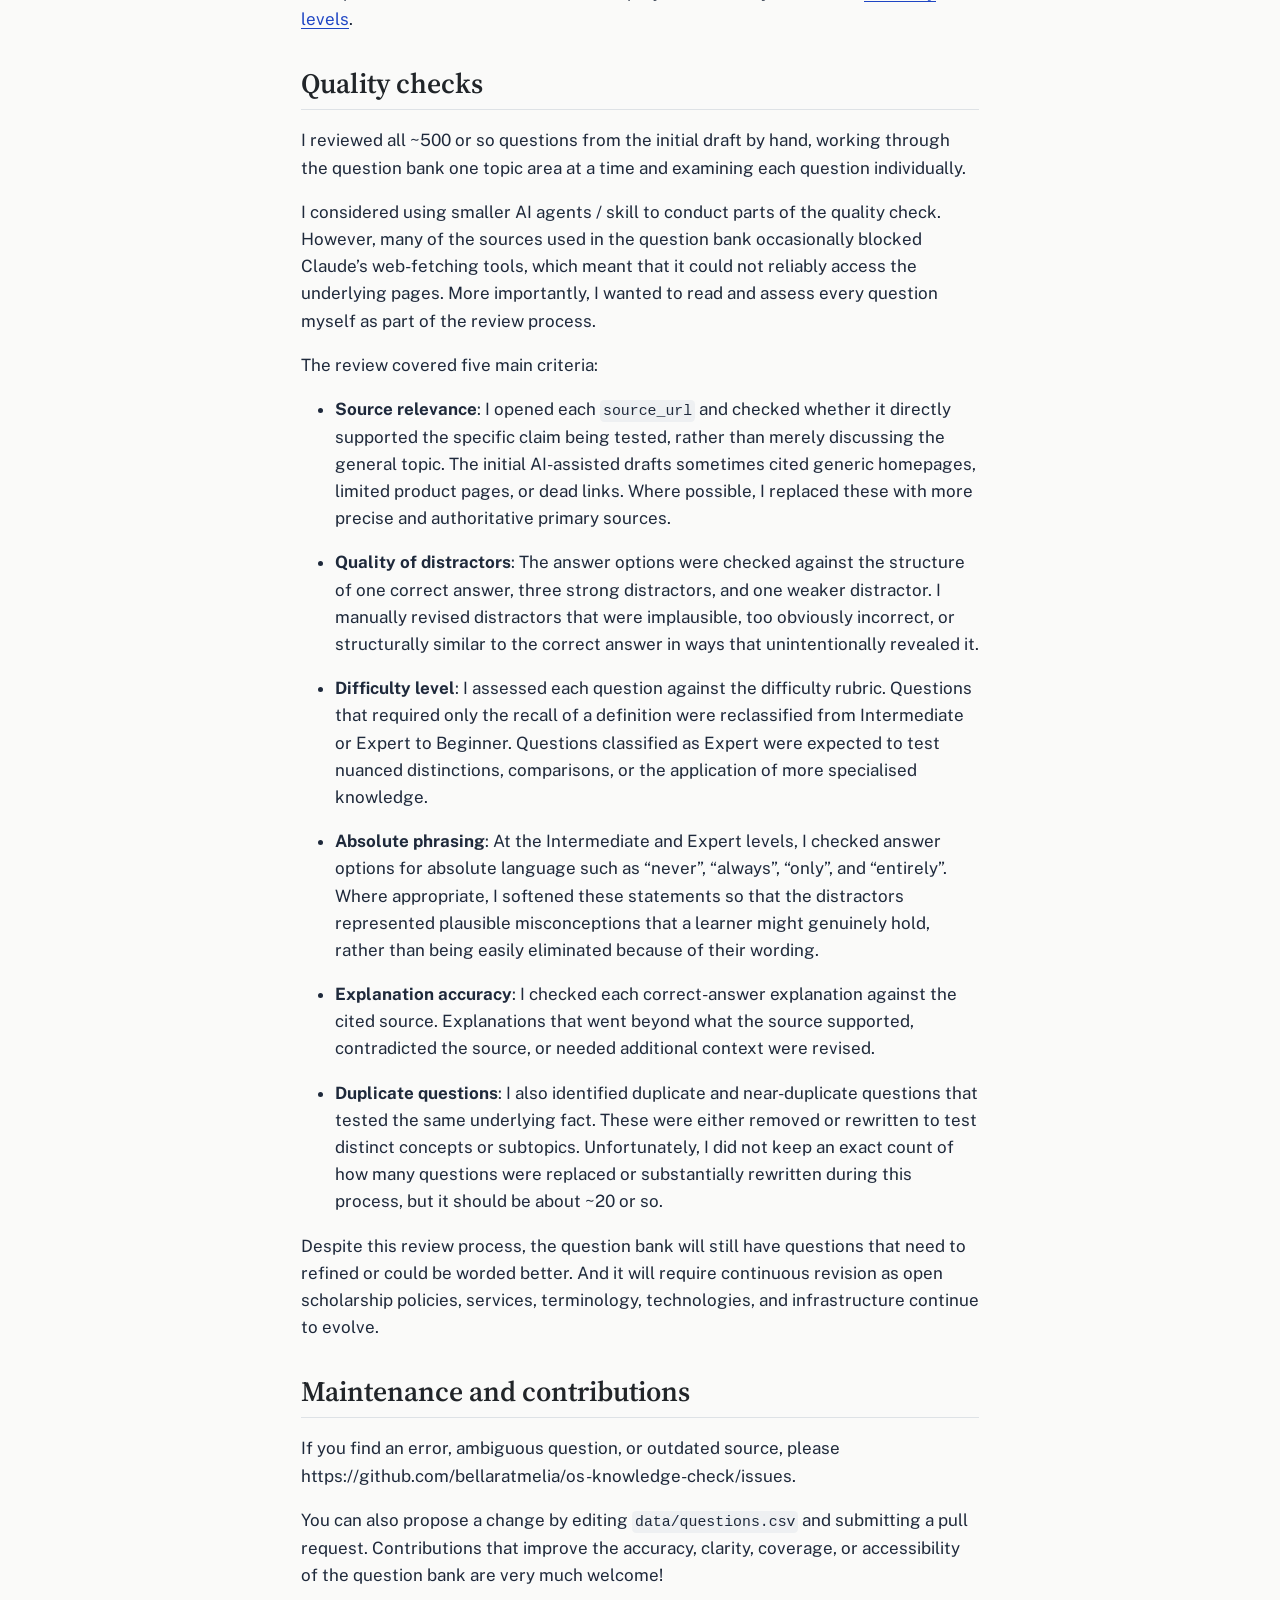
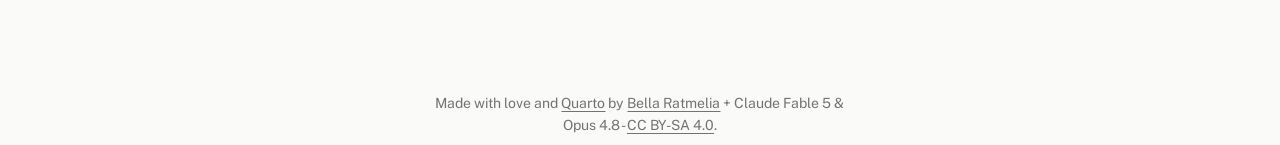
<file: development.html>
<!DOCTYPE html>
<html xmlns="http://www.w3.org/1999/xhtml" lang="en" xml:lang="en"><head>

<meta charset="utf-8">
<meta name="generator" content="quarto-1.8.25">

<meta name="viewport" content="width=device-width, initial-scale=1.0, user-scalable=yes">


<title>Development – Open Scholarship Knowledge Check</title>
<style>
code{white-space: pre-wrap;}
span.smallcaps{font-variant: small-caps;}
div.columns{display: flex; gap: min(4vw, 1.5em);}
div.column{flex: auto; overflow-x: auto;}
div.hanging-indent{margin-left: 1.5em; text-indent: -1.5em;}
ul.task-list{list-style: none;}
ul.task-list li input[type="checkbox"] {
  width: 0.8em;
  margin: 0 0.8em 0.2em -1em; /* quarto-specific, see https://github.com/quarto-dev/quarto-cli/issues/4556 */ 
  vertical-align: middle;
}
</style>


<script src="site_libs/quarto-nav/quarto-nav.js"></script>
<script src="site_libs/clipboard/clipboard.min.js"></script>
<script src="site_libs/quarto-search/autocomplete.umd.js"></script>
<script src="site_libs/quarto-search/fuse.min.js"></script>
<script src="site_libs/quarto-search/quarto-search.js"></script>
<meta name="quarto:offset" content="./">
<link href="./logo/oskc-favicon-512.png" rel="icon" type="image/png">
<script src="site_libs/quarto-html/quarto.js" type="module"></script>
<script src="site_libs/quarto-html/tabsets/tabsets.js" type="module"></script>
<script src="site_libs/quarto-html/axe/axe-check.js" type="module"></script>
<script src="site_libs/quarto-html/popper.min.js"></script>
<script src="site_libs/quarto-html/tippy.umd.min.js"></script>
<script src="site_libs/quarto-html/anchor.min.js"></script>
<link href="site_libs/quarto-html/tippy.css" rel="stylesheet">
<link href="site_libs/quarto-html/quarto-syntax-highlighting-7b89279ff1a6dce999919e0e67d4d9ec.css" rel="stylesheet" class="quarto-color-scheme" id="quarto-text-highlighting-styles">
<link href="site_libs/quarto-html/quarto-syntax-highlighting-dark-707d8167ce6003fca903bfe2be84ab7f.css" rel="stylesheet" class="quarto-color-scheme quarto-color-alternate" id="quarto-text-highlighting-styles">
<link href="site_libs/quarto-html/quarto-syntax-highlighting-7b89279ff1a6dce999919e0e67d4d9ec.css" rel="stylesheet" class="quarto-color-scheme-extra" id="quarto-text-highlighting-styles">
<script src="site_libs/bootstrap/bootstrap.min.js"></script>
<link href="site_libs/bootstrap/bootstrap-icons.css" rel="stylesheet">
<link href="site_libs/bootstrap/bootstrap-685fb5d4853dc5fa47f0098d373eb71c.min.css" rel="stylesheet" append-hash="true" class="quarto-color-scheme" id="quarto-bootstrap" data-mode="light">
<link href="site_libs/bootstrap/bootstrap-dark-685fb5d4853dc5fa47f0098d373eb71c.min.css" rel="stylesheet" append-hash="true" class="quarto-color-scheme quarto-color-alternate" id="quarto-bootstrap" data-mode="light">
<link href="site_libs/bootstrap/bootstrap-685fb5d4853dc5fa47f0098d373eb71c.min.css" rel="stylesheet" append-hash="true" class="quarto-color-scheme-extra" id="quarto-bootstrap" data-mode="light">
<script id="quarto-search-options" type="application/json">{
  "location": "navbar",
  "copy-button": false,
  "collapse-after": 3,
  "panel-placement": "end",
  "type": "overlay",
  "limit": 50,
  "keyboard-shortcut": [
    "f",
    "/",
    "s"
  ],
  "show-item-context": false,
  "language": {
    "search-no-results-text": "No results",
    "search-matching-documents-text": "matching documents",
    "search-copy-link-title": "Copy link to search",
    "search-hide-matches-text": "Hide additional matches",
    "search-more-match-text": "more match in this document",
    "search-more-matches-text": "more matches in this document",
    "search-clear-button-title": "Clear",
    "search-text-placeholder": "",
    "search-detached-cancel-button-title": "Cancel",
    "search-submit-button-title": "Submit",
    "search-label": "Search"
  }
}</script>
<meta name="viewport" content="width=device-width, initial-scale=1">
<link rel="preconnect" href="https://fonts.googleapis.com">
<link rel="preconnect" href="https://fonts.gstatic.com" crossorigin="">
<link href="https://fonts.googleapis.com/css2?family=Noto+Sans:ital,wght@0,100..900;1,100..900&amp;display=swap" rel="stylesheet">


<meta property="og:title" content="Development">
<meta property="og:description" content="A self-assessment for librarians, research support professionals, and researchers interested in open scholarship.">
<meta property="og:image" content="https://bellaratmelia.github.io/oskc/logo/oskc-social-card.png">
<meta property="og:site_name" content="Open Scholarship Knowledge Check">
<meta property="og:image:height" content="630">
<meta property="og:image:width" content="1200">
<meta name="twitter:title" content="Development">
<meta name="twitter:description" content="A self-assessment for librarians, research support professionals, and researchers interested in open scholarship.">
<meta name="twitter:image" content="https://bellaratmelia.github.io/oskc/logo/oskc-social-card.png">
<meta name="twitter:image-height" content="630">
<meta name="twitter:image-width" content="1200">
<meta name="twitter:card" content="summary_large_image">
</head>

<body class="floating nav-fixed quarto-light">

<div id="quarto-search-results"></div>
  <header id="quarto-header" class="headroom fixed-top">
    <nav class="navbar navbar-expand-lg " data-bs-theme="dark">
      <div class="navbar-container container-fluid">
      <div class="navbar-brand-container mx-auto">
    <a href="./index.html" class="navbar-brand navbar-brand-logo">
    <img src="./logo/oskc-typelogo.png" alt="Open Scholarship Knowledge Check" class="navbar-logo light-content">
    <img src="./logo/oskc-typelogo.png" alt="Open Scholarship Knowledge Check" class="navbar-logo dark-content">
    </a>
  </div>
            <div id="quarto-search" class="" title="Search"></div>
          <button class="navbar-toggler" type="button" data-bs-toggle="collapse" data-bs-target="#navbarCollapse" aria-controls="navbarCollapse" role="menu" aria-expanded="false" aria-label="Toggle navigation" onclick="if (window.quartoToggleHeadroom) { window.quartoToggleHeadroom(); }">
  <span class="navbar-toggler-icon"></span>
</button>
          <div class="collapse navbar-collapse" id="navbarCollapse">
            <ul class="navbar-nav navbar-nav-scroll me-auto">
  <li class="nav-item">
    <a class="nav-link" href="./index.html"> 
<span class="menu-text">Quiz</span></a>
  </li>  
  <li class="nav-item">
    <a class="nav-link" href="./about.html"> 
<span class="menu-text">About</span></a>
  </li>  
  <li class="nav-item">
    <a class="nav-link active" href="./development.html" aria-current="page"> 
<span class="menu-text">Development</span></a>
  </li>  
</ul>
          </div> <!-- /navcollapse -->
            <div class="quarto-navbar-tools">
    <a href="https://github.com/bellaratmelia/oskc/" title="" class="quarto-navigation-tool px-1" aria-label=""><i class="bi bi-github"></i></a>
</div>
      </div> <!-- /container-fluid -->
    </nav>
</header>
<!-- content -->
<div id="quarto-content" class="quarto-container page-columns page-rows-contents page-layout-article page-navbar">
<!-- sidebar -->
  <nav id="quarto-sidebar" class="sidebar collapse collapse-horizontal quarto-sidebar-collapse-item sidebar-navigation floating overflow-auto">
    <nav id="TOC" role="doc-toc" class="toc-active">
    <h2 id="toc-title">On this page</h2>
   
  <ul>
  <li><a href="#overview" id="toc-overview" class="nav-link active" data-scroll-target="#overview">Overview</a></li>
  <li><a href="#technical-design" id="toc-technical-design" class="nav-link" data-scroll-target="#technical-design">Technical design</a></li>
  <li><a href="#question-development" id="toc-question-development" class="nav-link" data-scroll-target="#question-development">Question development</a></li>
  <li><a href="#quality-checks" id="toc-quality-checks" class="nav-link" data-scroll-target="#quality-checks">Quality checks</a></li>
  <li><a href="#maintenance-and-contributions" id="toc-maintenance-and-contributions" class="nav-link" data-scroll-target="#maintenance-and-contributions">Maintenance and contributions</a></li>
  </ul>
</nav>
</nav>
<div id="quarto-sidebar-glass" class="quarto-sidebar-collapse-item" data-bs-toggle="collapse" data-bs-target=".quarto-sidebar-collapse-item"></div>
<!-- margin-sidebar -->
    <div id="quarto-margin-sidebar" class="sidebar margin-sidebar zindex-bottom">
    </div>
<!-- main -->
<main class="content" id="quarto-document-content">
<a class="qa-skip-link" href="#quarto-document-content">Skip to main content</a>

<header id="title-block-header" class="quarto-title-block default">
<div class="quarto-title">
<h1 class="title">How this project was developed</h1>
</div>



<div class="quarto-title-meta">

    
  
    
  </div>
  


</header>


<section id="overview" class="level2">
<h2 class="anchored" data-anchor-id="overview">Overview</h2>
<p>In the spirit of transparency and openness, this page documents how the Open Scholarship Knowledge Check and its question bank were developed. It covers the technical design of the site, the use of generative AI during drafting, the manual review process, the scope of the question bank, and how the questions can be reused or improved.</p>
<p>Open scholarship policies, technologies, and practices will continue to change. The question bank will therefore continue to be refined and expanded over time.</p>
</section>
<section id="technical-design" class="level2">
<h2 class="anchored" data-anchor-id="technical-design">Technical design</h2>
<p>I developed this project with assistance from Claude Opus 4.8, using Quarto and Observable JS (OJS).</p>
<p>Questions are stored in a single CSV file in the project repository, <code>data/questions.csv</code>. The file is loaded in the visitor’s browser when the quiz opens. The site is fully static and does not require a server, database, or user account.</p>
<p>I may add basic visitor tracking in the future, purely to understand how many people use the quiz, such as by clicking the start button. If tracking is introduced, this page and the site’s privacy information will be updated to explain what is collected and how it is used.</p>
</section>
<section id="question-development" class="level2">
<h2 class="anchored" data-anchor-id="question-development">Question development</h2>
<p>I used an LLM to search the web for relevant sources across a predefined list of ten open scholarship topics. I then used it to draft approximately 50 questions for each topic, together with multiple-choice options and explanations for the correct answers.</p>
<p>I initially used Claude Fable 5 for this drafting process. During the drafting process, it unexpectedly switched to Claude Opus 4.8 for reasons unknown to me. It consistently switched to Opus 4.8 whenever I tried to re-run the whole thing, so in the end, I just left them be. The AI-assisted drafts included early versions of the:</p>
<ul>
<li>questions;</li>
<li>multiple-choice options;</li>
<li>explanations;</li>
<li>difficulty levels;</li>
<li>topic areas;</li>
<li>source URLs; and</li>
<li>review note</li>
</ul>
<p>The initial draft contained approximately 500 questions across ten topics. Following quality checks and consolidation, the current question bank contains 495 questions across nine topic areas.</p>
<p>Each question is assigned to exactly one topic area, with more specific concept tags recorded alongside it. For the full list of areas and their descriptions, see <a href="about.html#topic-areas">Topic areas</a>.</p>
<p>Each question is also assigned one of three difficulty levels: Beginner, Intermediate, or Expert. These levels are based on the project’s difficulty rubric. See <a href="about.html#difficulty-levels">Difficulty levels</a>.</p>
</section>
<section id="quality-checks" class="level2">
<h2 class="anchored" data-anchor-id="quality-checks">Quality checks</h2>
<p>I reviewed all ~500 or so questions from the initial draft by hand, working through the question bank one topic area at a time and examining each question individually.</p>
<p>I considered using smaller AI agents / skill to conduct parts of the quality check. However, many of the sources used in the question bank occasionally blocked Claude’s web-fetching tools, which meant that it could not reliably access the underlying pages. More importantly, I wanted to read and assess every question myself as part of the review process.</p>
<p>The review covered five main criteria:</p>
<ul>
<li><p><strong>Source relevance</strong>: I opened each <code>source_url</code> and checked whether it directly supported the specific claim being tested, rather than merely discussing the general topic. The initial AI-assisted drafts sometimes cited generic homepages, limited product pages, or dead links. Where possible, I replaced these with more precise and authoritative primary sources.</p></li>
<li><p><strong>Quality of distractors</strong>: The answer options were checked against the structure of one correct answer, three strong distractors, and one weaker distractor. I manually revised distractors that were implausible, too obviously incorrect, or structurally similar to the correct answer in ways that unintentionally revealed it.</p></li>
<li><p><strong>Difficulty level</strong>: I assessed each question against the difficulty rubric. Questions that required only the recall of a definition were reclassified from Intermediate or Expert to Beginner. Questions classified as Expert were expected to test nuanced distinctions, comparisons, or the application of more specialised knowledge.</p></li>
<li><p><strong>Absolute phrasing</strong>: At the Intermediate and Expert levels, I checked answer options for absolute language such as “never”, “always”, “only”, and “entirely”. Where appropriate, I softened these statements so that the distractors represented plausible misconceptions that a learner might genuinely hold, rather than being easily eliminated because of their wording.</p></li>
<li><p><strong>Explanation accuracy</strong>: I checked each correct-answer explanation against the cited source. Explanations that went beyond what the source supported, contradicted the source, or needed additional context were revised.</p></li>
<li><p><strong>Duplicate questions</strong>: I also identified duplicate and near-duplicate questions that tested the same underlying fact. These were either removed or rewritten to test distinct concepts or subtopics. Unfortunately, I did not keep an exact count of how many questions were replaced or substantially rewritten during this process, but it should be about ~20 or so.</p></li>
</ul>
<p>Despite this review process, the question bank will still have questions that need to refined or could be worded better. And it will require continuous revision as open scholarship policies, services, terminology, technologies, and infrastructure continue to evolve.</p>
</section>
<section id="maintenance-and-contributions" class="level2">
<h2 class="anchored" data-anchor-id="maintenance-and-contributions">Maintenance and contributions</h2>
<p>If you find an error, ambiguous question, or outdated source, please https://github.com/bellaratmelia/os-knowledge-check/issues.</p>
<p>You can also propose a change by editing <code>data/questions.csv</code> and submitting a pull request. Contributions that improve the accuracy, clarity, coverage, or accessibility of the question bank are very much welcome!</p>


</section>

</main> <!-- /main -->
<script id="quarto-html-after-body" type="application/javascript">
  window.document.addEventListener("DOMContentLoaded", function (event) {
    const icon = "";
    const anchorJS = new window.AnchorJS();
    anchorJS.options = {
      placement: 'right',
      icon: icon
    };
    anchorJS.add('.anchored');
    const isCodeAnnotation = (el) => {
      for (const clz of el.classList) {
        if (clz.startsWith('code-annotation-')) {                     
          return true;
        }
      }
      return false;
    }
    const onCopySuccess = function(e) {
      // button target
      const button = e.trigger;
      // don't keep focus
      button.blur();
      // flash "checked"
      button.classList.add('code-copy-button-checked');
      var currentTitle = button.getAttribute("title");
      button.setAttribute("title", "Copied!");
      let tooltip;
      if (window.bootstrap) {
        button.setAttribute("data-bs-toggle", "tooltip");
        button.setAttribute("data-bs-placement", "left");
        button.setAttribute("data-bs-title", "Copied!");
        tooltip = new bootstrap.Tooltip(button, 
          { trigger: "manual", 
            customClass: "code-copy-button-tooltip",
            offset: [0, -8]});
        tooltip.show();    
      }
      setTimeout(function() {
        if (tooltip) {
          tooltip.hide();
          button.removeAttribute("data-bs-title");
          button.removeAttribute("data-bs-toggle");
          button.removeAttribute("data-bs-placement");
        }
        button.setAttribute("title", currentTitle);
        button.classList.remove('code-copy-button-checked');
      }, 1000);
      // clear code selection
      e.clearSelection();
    }
    const getTextToCopy = function(trigger) {
      const outerScaffold = trigger.parentElement.cloneNode(true);
      const codeEl = outerScaffold.querySelector('code');
      for (const childEl of codeEl.children) {
        if (isCodeAnnotation(childEl)) {
          childEl.remove();
        }
      }
      return codeEl.innerText;
    }
    const clipboard = new window.ClipboardJS('.code-copy-button:not([data-in-quarto-modal])', {
      text: getTextToCopy
    });
    clipboard.on('success', onCopySuccess);
    if (window.document.getElementById('quarto-embedded-source-code-modal')) {
      const clipboardModal = new window.ClipboardJS('.code-copy-button[data-in-quarto-modal]', {
        text: getTextToCopy,
        container: window.document.getElementById('quarto-embedded-source-code-modal')
      });
      clipboardModal.on('success', onCopySuccess);
    }
      var localhostRegex = new RegExp(/^(?:http|https):\/\/localhost\:?[0-9]*\//);
      var mailtoRegex = new RegExp(/^mailto:/);
        var filterRegex = new RegExp("https:\/\/bellaratmelia\.github\.io\/oskc");
      var isInternal = (href) => {
          return filterRegex.test(href) || localhostRegex.test(href) || mailtoRegex.test(href);
      }
      // Inspect non-navigation links and adorn them if external
     var links = window.document.querySelectorAll('a[href]:not(.nav-link):not(.navbar-brand):not(.toc-action):not(.sidebar-link):not(.sidebar-item-toggle):not(.pagination-link):not(.no-external):not([aria-hidden]):not(.dropdown-item):not(.quarto-navigation-tool):not(.about-link)');
      for (var i=0; i<links.length; i++) {
        const link = links[i];
        if (!isInternal(link.href)) {
          // undo the damage that might have been done by quarto-nav.js in the case of
          // links that we want to consider external
          if (link.dataset.originalHref !== undefined) {
            link.href = link.dataset.originalHref;
          }
        }
      }
    function tippyHover(el, contentFn, onTriggerFn, onUntriggerFn) {
      const config = {
        allowHTML: true,
        maxWidth: 500,
        delay: 100,
        arrow: false,
        appendTo: function(el) {
            return el.parentElement;
        },
        interactive: true,
        interactiveBorder: 10,
        theme: 'quarto',
        placement: 'bottom-start',
      };
      if (contentFn) {
        config.content = contentFn;
      }
      if (onTriggerFn) {
        config.onTrigger = onTriggerFn;
      }
      if (onUntriggerFn) {
        config.onUntrigger = onUntriggerFn;
      }
      window.tippy(el, config); 
    }
    const noterefs = window.document.querySelectorAll('a[role="doc-noteref"]');
    for (var i=0; i<noterefs.length; i++) {
      const ref = noterefs[i];
      tippyHover(ref, function() {
        // use id or data attribute instead here
        let href = ref.getAttribute('data-footnote-href') || ref.getAttribute('href');
        try { href = new URL(href).hash; } catch {}
        const id = href.replace(/^#\/?/, "");
        const note = window.document.getElementById(id);
        if (note) {
          return note.innerHTML;
        } else {
          return "";
        }
      });
    }
    const xrefs = window.document.querySelectorAll('a.quarto-xref');
    const processXRef = (id, note) => {
      // Strip column container classes
      const stripColumnClz = (el) => {
        el.classList.remove("page-full", "page-columns");
        if (el.children) {
          for (const child of el.children) {
            stripColumnClz(child);
          }
        }
      }
      stripColumnClz(note)
      if (id === null || id.startsWith('sec-')) {
        // Special case sections, only their first couple elements
        const container = document.createElement("div");
        if (note.children && note.children.length > 2) {
          container.appendChild(note.children[0].cloneNode(true));
          for (let i = 1; i < note.children.length; i++) {
            const child = note.children[i];
            if (child.tagName === "P" && child.innerText === "") {
              continue;
            } else {
              container.appendChild(child.cloneNode(true));
              break;
            }
          }
          if (window.Quarto?.typesetMath) {
            window.Quarto.typesetMath(container);
          }
          return container.innerHTML
        } else {
          if (window.Quarto?.typesetMath) {
            window.Quarto.typesetMath(note);
          }
          return note.innerHTML;
        }
      } else {
        // Remove any anchor links if they are present
        const anchorLink = note.querySelector('a.anchorjs-link');
        if (anchorLink) {
          anchorLink.remove();
        }
        if (window.Quarto?.typesetMath) {
          window.Quarto.typesetMath(note);
        }
        if (note.classList.contains("callout")) {
          return note.outerHTML;
        } else {
          return note.innerHTML;
        }
      }
    }
    for (var i=0; i<xrefs.length; i++) {
      const xref = xrefs[i];
      tippyHover(xref, undefined, function(instance) {
        instance.disable();
        let url = xref.getAttribute('href');
        let hash = undefined; 
        if (url.startsWith('#')) {
          hash = url;
        } else {
          try { hash = new URL(url).hash; } catch {}
        }
        if (hash) {
          const id = hash.replace(/^#\/?/, "");
          const note = window.document.getElementById(id);
          if (note !== null) {
            try {
              const html = processXRef(id, note.cloneNode(true));
              instance.setContent(html);
            } finally {
              instance.enable();
              instance.show();
            }
          } else {
            // See if we can fetch this
            fetch(url.split('#')[0])
            .then(res => res.text())
            .then(html => {
              const parser = new DOMParser();
              const htmlDoc = parser.parseFromString(html, "text/html");
              const note = htmlDoc.getElementById(id);
              if (note !== null) {
                const html = processXRef(id, note);
                instance.setContent(html);
              } 
            }).finally(() => {
              instance.enable();
              instance.show();
            });
          }
        } else {
          // See if we can fetch a full url (with no hash to target)
          // This is a special case and we should probably do some content thinning / targeting
          fetch(url)
          .then(res => res.text())
          .then(html => {
            const parser = new DOMParser();
            const htmlDoc = parser.parseFromString(html, "text/html");
            const note = htmlDoc.querySelector('main.content');
            if (note !== null) {
              // This should only happen for chapter cross references
              // (since there is no id in the URL)
              // remove the first header
              if (note.children.length > 0 && note.children[0].tagName === "HEADER") {
                note.children[0].remove();
              }
              const html = processXRef(null, note);
              instance.setContent(html);
            } 
          }).finally(() => {
            instance.enable();
            instance.show();
          });
        }
      }, function(instance) {
      });
    }
        let selectedAnnoteEl;
        const selectorForAnnotation = ( cell, annotation) => {
          let cellAttr = 'data-code-cell="' + cell + '"';
          let lineAttr = 'data-code-annotation="' +  annotation + '"';
          const selector = 'span[' + cellAttr + '][' + lineAttr + ']';
          return selector;
        }
        const selectCodeLines = (annoteEl) => {
          const doc = window.document;
          const targetCell = annoteEl.getAttribute("data-target-cell");
          const targetAnnotation = annoteEl.getAttribute("data-target-annotation");
          const annoteSpan = window.document.querySelector(selectorForAnnotation(targetCell, targetAnnotation));
          const lines = annoteSpan.getAttribute("data-code-lines").split(",");
          const lineIds = lines.map((line) => {
            return targetCell + "-" + line;
          })
          let top = null;
          let height = null;
          let parent = null;
          if (lineIds.length > 0) {
              //compute the position of the single el (top and bottom and make a div)
              const el = window.document.getElementById(lineIds[0]);
              top = el.offsetTop;
              height = el.offsetHeight;
              parent = el.parentElement.parentElement;
            if (lineIds.length > 1) {
              const lastEl = window.document.getElementById(lineIds[lineIds.length - 1]);
              const bottom = lastEl.offsetTop + lastEl.offsetHeight;
              height = bottom - top;
            }
            if (top !== null && height !== null && parent !== null) {
              // cook up a div (if necessary) and position it 
              let div = window.document.getElementById("code-annotation-line-highlight");
              if (div === null) {
                div = window.document.createElement("div");
                div.setAttribute("id", "code-annotation-line-highlight");
                div.style.position = 'absolute';
                parent.appendChild(div);
              }
              div.style.top = top - 2 + "px";
              div.style.height = height + 4 + "px";
              div.style.left = 0;
              let gutterDiv = window.document.getElementById("code-annotation-line-highlight-gutter");
              if (gutterDiv === null) {
                gutterDiv = window.document.createElement("div");
                gutterDiv.setAttribute("id", "code-annotation-line-highlight-gutter");
                gutterDiv.style.position = 'absolute';
                const codeCell = window.document.getElementById(targetCell);
                const gutter = codeCell.querySelector('.code-annotation-gutter');
                gutter.appendChild(gutterDiv);
              }
              gutterDiv.style.top = top - 2 + "px";
              gutterDiv.style.height = height + 4 + "px";
            }
            selectedAnnoteEl = annoteEl;
          }
        };
        const unselectCodeLines = () => {
          const elementsIds = ["code-annotation-line-highlight", "code-annotation-line-highlight-gutter"];
          elementsIds.forEach((elId) => {
            const div = window.document.getElementById(elId);
            if (div) {
              div.remove();
            }
          });
          selectedAnnoteEl = undefined;
        };
          // Handle positioning of the toggle
      window.addEventListener(
        "resize",
        throttle(() => {
          elRect = undefined;
          if (selectedAnnoteEl) {
            selectCodeLines(selectedAnnoteEl);
          }
        }, 10)
      );
      function throttle(fn, ms) {
      let throttle = false;
      let timer;
        return (...args) => {
          if(!throttle) { // first call gets through
              fn.apply(this, args);
              throttle = true;
          } else { // all the others get throttled
              if(timer) clearTimeout(timer); // cancel #2
              timer = setTimeout(() => {
                fn.apply(this, args);
                timer = throttle = false;
              }, ms);
          }
        };
      }
        // Attach click handler to the DT
        const annoteDls = window.document.querySelectorAll('dt[data-target-cell]');
        for (const annoteDlNode of annoteDls) {
          annoteDlNode.addEventListener('click', (event) => {
            const clickedEl = event.target;
            if (clickedEl !== selectedAnnoteEl) {
              unselectCodeLines();
              const activeEl = window.document.querySelector('dt[data-target-cell].code-annotation-active');
              if (activeEl) {
                activeEl.classList.remove('code-annotation-active');
              }
              selectCodeLines(clickedEl);
              clickedEl.classList.add('code-annotation-active');
            } else {
              // Unselect the line
              unselectCodeLines();
              clickedEl.classList.remove('code-annotation-active');
            }
          });
        }
    const findCites = (el) => {
      const parentEl = el.parentElement;
      if (parentEl) {
        const cites = parentEl.dataset.cites;
        if (cites) {
          return {
            el,
            cites: cites.split(' ')
          };
        } else {
          return findCites(el.parentElement)
        }
      } else {
        return undefined;
      }
    };
    var bibliorefs = window.document.querySelectorAll('a[role="doc-biblioref"]');
    for (var i=0; i<bibliorefs.length; i++) {
      const ref = bibliorefs[i];
      const citeInfo = findCites(ref);
      if (citeInfo) {
        tippyHover(citeInfo.el, function() {
          var popup = window.document.createElement('div');
          citeInfo.cites.forEach(function(cite) {
            var citeDiv = window.document.createElement('div');
            citeDiv.classList.add('hanging-indent');
            citeDiv.classList.add('csl-entry');
            var biblioDiv = window.document.getElementById('ref-' + cite);
            if (biblioDiv) {
              citeDiv.innerHTML = biblioDiv.innerHTML;
            }
            popup.appendChild(citeDiv);
          });
          return popup.innerHTML;
        });
      }
    }
  });
  </script>
</div> <!-- /content -->
<footer class="footer">
  <div class="nav-footer">
    <div class="nav-footer-left">
      &nbsp;
    </div>   
    <div class="nav-footer-center">
<p>Made with love and <a href="https://quarto.org/">Quarto</a> by <a href="https://bellaratmelia.github.io/">Bella Ratmelia</a> + Claude Fable 5 &amp; Opus 4.8 - <a href="https://creativecommons.org/licenses/by-sa/4.0/">CC BY-SA 4.0</a>.</p>
</div>
    <div class="nav-footer-right">
      &nbsp;
    </div>
  </div>
</footer>




</body></html>
</file>
<file: site_libs/quarto-html/tippy.css>
.tippy-box[data-animation=fade][data-state=hidden]{opacity:0}[data-tippy-root]{max-width:calc(100vw - 10px)}.tippy-box{position:relative;background-color:#333;color:#fff;border-radius:4px;font-size:14px;line-height:1.4;white-space:normal;outline:0;transition-property:transform,visibility,opacity}.tippy-box[data-placement^=top]>.tippy-arrow{bottom:0}.tippy-box[data-placement^=top]>.tippy-arrow:before{bottom:-7px;left:0;border-width:8px 8px 0;border-top-color:initial;transform-origin:center top}.tippy-box[data-placement^=bottom]>.tippy-arrow{top:0}.tippy-box[data-placement^=bottom]>.tippy-arrow:before{top:-7px;left:0;border-width:0 8px 8px;border-bottom-color:initial;transform-origin:center bottom}.tippy-box[data-placement^=left]>.tippy-arrow{right:0}.tippy-box[data-placement^=left]>.tippy-arrow:before{border-width:8px 0 8px 8px;border-left-color:initial;right:-7px;transform-origin:center left}.tippy-box[data-placement^=right]>.tippy-arrow{left:0}.tippy-box[data-placement^=right]>.tippy-arrow:before{left:-7px;border-width:8px 8px 8px 0;border-right-color:initial;transform-origin:center right}.tippy-box[data-inertia][data-state=visible]{transition-timing-function:cubic-bezier(.54,1.5,.38,1.11)}.tippy-arrow{width:16px;height:16px;color:#333}.tippy-arrow:before{content:"";position:absolute;border-color:transparent;border-style:solid}.tippy-content{position:relative;padding:5px 9px;z-index:1}
</file>
<file: site_libs/quarto-html/quarto-syntax-highlighting-7b89279ff1a6dce999919e0e67d4d9ec.css>
/* quarto syntax highlight colors */
:root {
  --quarto-hl-ot-color: #003B4F;
  --quarto-hl-at-color: #657422;
  --quarto-hl-ss-color: #20794D;
  --quarto-hl-an-color: #5E5E5E;
  --quarto-hl-fu-color: #4758AB;
  --quarto-hl-st-color: #20794D;
  --quarto-hl-cf-color: #003B4F;
  --quarto-hl-op-color: #5E5E5E;
  --quarto-hl-er-color: #AD0000;
  --quarto-hl-bn-color: #AD0000;
  --quarto-hl-al-color: #AD0000;
  --quarto-hl-va-color: #111111;
  --quarto-hl-bu-color: inherit;
  --quarto-hl-ex-color: inherit;
  --quarto-hl-pp-color: #AD0000;
  --quarto-hl-in-color: #5E5E5E;
  --quarto-hl-vs-color: #20794D;
  --quarto-hl-wa-color: #5E5E5E;
  --quarto-hl-do-color: #5E5E5E;
  --quarto-hl-im-color: #00769E;
  --quarto-hl-ch-color: #20794D;
  --quarto-hl-dt-color: #AD0000;
  --quarto-hl-fl-color: #AD0000;
  --quarto-hl-co-color: #5E5E5E;
  --quarto-hl-cv-color: #5E5E5E;
  --quarto-hl-cn-color: #8f5902;
  --quarto-hl-sc-color: #5E5E5E;
  --quarto-hl-dv-color: #AD0000;
  --quarto-hl-kw-color: #003B4F;
}

/* other quarto variables */
:root {
  --quarto-font-monospace: SFMono-Regular, Menlo, Monaco, Consolas, "Liberation Mono", "Courier New", monospace;
}

/* syntax highlight based on Pandoc's rules */
pre > code.sourceCode > span {
  color: #003B4F;
}

code.sourceCode > span {
  color: #003B4F;
}

div.sourceCode,
div.sourceCode pre.sourceCode {
  color: #003B4F;
}

/* Normal */
code span {
  color: #003B4F;
}

/* Alert */
code span.al {
  color: #AD0000;
  font-style: inherit;
}

/* Annotation */
code span.an {
  color: #5E5E5E;
  font-style: inherit;
}

/* Attribute */
code span.at {
  color: #657422;
  font-style: inherit;
}

/* BaseN */
code span.bn {
  color: #AD0000;
  font-style: inherit;
}

/* BuiltIn */
code span.bu {
  font-style: inherit;
}

/* ControlFlow */
code span.cf {
  color: #003B4F;
  font-weight: bold;
  font-style: inherit;
}

/* Char */
code span.ch {
  color: #20794D;
  font-style: inherit;
}

/* Constant */
code span.cn {
  color: #8f5902;
  font-style: inherit;
}

/* Comment */
code span.co {
  color: #5E5E5E;
  font-style: inherit;
}

/* CommentVar */
code span.cv {
  color: #5E5E5E;
  font-style: italic;
}

/* Documentation */
code span.do {
  color: #5E5E5E;
  font-style: italic;
}

/* DataType */
code span.dt {
  color: #AD0000;
  font-style: inherit;
}

/* DecVal */
code span.dv {
  color: #AD0000;
  font-style: inherit;
}

/* Error */
code span.er {
  color: #AD0000;
  font-style: inherit;
}

/* Extension */
code span.ex {
  font-style: inherit;
}

/* Float */
code span.fl {
  color: #AD0000;
  font-style: inherit;
}

/* Function */
code span.fu {
  color: #4758AB;
  font-style: inherit;
}

/* Import */
code span.im {
  color: #00769E;
  font-style: inherit;
}

/* Information */
code span.in {
  color: #5E5E5E;
  font-style: inherit;
}

/* Keyword */
code span.kw {
  color: #003B4F;
  font-weight: bold;
  font-style: inherit;
}

/* Operator */
code span.op {
  color: #5E5E5E;
  font-style: inherit;
}

/* Other */
code span.ot {
  color: #003B4F;
  font-style: inherit;
}

/* Preprocessor */
code span.pp {
  color: #AD0000;
  font-style: inherit;
}

/* SpecialChar */
code span.sc {
  color: #5E5E5E;
  font-style: inherit;
}

/* SpecialString */
code span.ss {
  color: #20794D;
  font-style: inherit;
}

/* String */
code span.st {
  color: #20794D;
  font-style: inherit;
}

/* Variable */
code span.va {
  color: #111111;
  font-style: inherit;
}

/* VerbatimString */
code span.vs {
  color: #20794D;
  font-style: inherit;
}

/* Warning */
code span.wa {
  color: #5E5E5E;
  font-style: italic;
}

.prevent-inlining {
  content: "</";
}

/*# sourceMappingURL=3944bc705cfaf4c80e56f77c5205168a.css.map */
</file>
<file: site_libs/quarto-html/quarto-syntax-highlighting-dark-707d8167ce6003fca903bfe2be84ab7f.css>
/* quarto syntax highlight colors */
:root {
  --quarto-hl-al-color: #f07178;
  --quarto-hl-an-color: #d4d0ab;
  --quarto-hl-at-color: #00e0e0;
  --quarto-hl-bn-color: #d4d0ab;
  --quarto-hl-bu-color: #abe338;
  --quarto-hl-ch-color: #abe338;
  --quarto-hl-co-color: #f8f8f2;
  --quarto-hl-cv-color: #ffd700;
  --quarto-hl-cn-color: #ffd700;
  --quarto-hl-cf-color: #ffa07a;
  --quarto-hl-dt-color: #ffa07a;
  --quarto-hl-dv-color: #d4d0ab;
  --quarto-hl-do-color: #f8f8f2;
  --quarto-hl-er-color: #f07178;
  --quarto-hl-ex-color: #00e0e0;
  --quarto-hl-fl-color: #d4d0ab;
  --quarto-hl-fu-color: #ffa07a;
  --quarto-hl-im-color: #abe338;
  --quarto-hl-in-color: #d4d0ab;
  --quarto-hl-kw-color: #ffa07a;
  --quarto-hl-op-color: #ffa07a;
  --quarto-hl-ot-color: #00e0e0;
  --quarto-hl-pp-color: #dcc6e0;
  --quarto-hl-re-color: #00e0e0;
  --quarto-hl-sc-color: #abe338;
  --quarto-hl-ss-color: #abe338;
  --quarto-hl-st-color: #abe338;
  --quarto-hl-va-color: #00e0e0;
  --quarto-hl-vs-color: #abe338;
  --quarto-hl-wa-color: #dcc6e0;
}

/* other quarto variables */
:root {
  --quarto-font-monospace: SFMono-Regular, Menlo, Monaco, Consolas, "Liberation Mono", "Courier New", monospace;
}

/* syntax highlight based on Pandoc's rules */
pre > code.sourceCode > span {
  color: #f8f8f2;
}

code.sourceCode > span {
  color: #f8f8f2;
}

div.sourceCode,
div.sourceCode pre.sourceCode {
  color: #f8f8f2;
}

/* Normal */
code span {
  color: #f8f8f2;
}

/* Alert */
code span.al {
  color: #f07178;
}

/* Annotation */
code span.an {
  color: #d4d0ab;
}

/* Attribute */
code span.at {
  color: #00e0e0;
}

/* BaseN */
code span.bn {
  color: #d4d0ab;
}

/* BuiltIn */
code span.bu {
  color: #abe338;
}

/* ControlFlow */
code span.cf {
  font-weight: bold;
  color: #ffa07a;
}

/* Char */
code span.ch {
  color: #abe338;
}

/* Constant */
code span.cn {
  color: #ffd700;
}

/* Comment */
code span.co {
  font-style: italic;
  color: #f8f8f2;
}

/* CommentVar */
code span.cv {
  color: #ffd700;
}

/* Documentation */
code span.do {
  color: #f8f8f2;
}

/* DataType */
code span.dt {
  color: #ffa07a;
}

/* DecVal */
code span.dv {
  color: #d4d0ab;
}

/* Error */
code span.er {
  color: #f07178;
  text-decoration: underline;
}

/* Extension */
code span.ex {
  font-weight: bold;
  color: #00e0e0;
}

/* Float */
code span.fl {
  color: #d4d0ab;
}

/* Function */
code span.fu {
  color: #ffa07a;
}

/* Import */
code span.im {
  color: #abe338;
}

/* Information */
code span.in {
  color: #d4d0ab;
}

/* Keyword */
code span.kw {
  font-weight: bold;
  color: #ffa07a;
}

/* Operator */
code span.op {
  color: #ffa07a;
}

/* Other */
code span.ot {
  color: #00e0e0;
}

/* Preprocessor */
code span.pp {
  color: #dcc6e0;
}

/* RegionMarker */
code span.re {
  background-color: #f8f8f2;
  color: #00e0e0;
}

/* SpecialChar */
code span.sc {
  color: #abe338;
}

/* SpecialString */
code span.ss {
  color: #abe338;
}

/* String */
code span.st {
  color: #abe338;
}

/* Variable */
code span.va {
  color: #00e0e0;
}

/* VerbatimString */
code span.vs {
  color: #abe338;
}

/* Warning */
code span.wa {
  color: #dcc6e0;
}

.prevent-inlining {
  content: "</";
}

/*# sourceMappingURL=f5ab3bb6f5ded8da9f12dd3a91d3da26.css.map */
</file>
<file: site_libs/quarto-ojs/quarto-ojs.css>
span.ojs-inline span div {
  display: inline-block;
}

/* add some breathing room between display outputs and text especially */
div.cell + section,
div.cell + h1,
div.cell + h2,
div.cell + h3,
div.cell + h4,
div.cell + h5,
div.cell + h6,
div.cell + p {
  margin-top: 1rem;
}

div[nodetype="declaration"]:not([data-output="all"])
  div.observablehq:not(observablehq--error) {
  display: none;
}

/* mimic bootstrap behavior which is always correct in observablehq outputs */
.observablehq a:not([href]):not([class]),
.observablehq a:not([href]):not([class]):hover {
  color: inherit;
  text-decoration: none;
}

.observablehq .observablehq--inspect {
  --code-fallback: Consolas, monaco, monospace;
  font-family: var(--bs-font-monospace, var(--code-fallback));
  font-size: 0.8em;
}

.observablehq--field {
  margin-left: 1rem;
}

.observablehq--caret {
  margin-right: 2px;
  vertical-align: baseline;
}

.observablehq--collapsed,
.observablehq--expanded.observablehq--inspect a {
  cursor: pointer;
}

/* classes directly from observable's runtime */
.observablehq--key,
.observablehq--index {
  color: var(--quarto-hl-dt-color);
}

.observablehq--string {
  color: var(--quarto-hl-st-color);
}

.observablehq--bigint,
.observablehq--date,
.observablehq--number,
.observablehq--regexp,
.observablehq--symbol {
  color: var(--quarto-hl-dv-color);
}

.observablehq--null,
.observablehq--boolean,
.observablehq--undefined,
.observablehq--keyword {
  color: var(--quarto-hl-kw-color);
}

/* In addition, their import statements specifically come highlighted by hljs.
   (probably some legacy feature of theirs?) We handle those here as well. 

   Just to be on the safe side, we select on observable's 'md-pre'
   class as well, in case someone else uses hljs and wishes to put
   their own highlighting.

   TODO Note that to make our highlighting consistent, we're
   overriding the "im" class to present like a keyword. I should make
   sure this looks right everywhere, but I don't know how to test it
   comprehensively.
*/

code.javascript span.im {
  color: var(--quarto-hl-kw-color);
}

pre.observablehq--md-pre span.hljs-keyword {
  color: var(--quarto-hl-kw-color);
}

pre.observablehq--md-pre span.hljs-string {
  color: var(--quarto-hl-st-color);
}

pre.observablehq--md-pre .span.hljs-date,
pre.observablehq--md-pre .span.hljs-number,
pre.observablehq--md-pre .span.hljs-regexp,
pre.observablehq--md-pre .span.hljs-symbol {
  color: var(--quarto-hl-dv-color);
}

/* Other general niceties, but it's possible that we should do this on a page-by-page basis */

input {
  vertical-align: middle;
}

input[type="radio"],
input[type="checkbox"] {
  margin: 0px 0px 3px 0px;
}

.observable-in-a-box-waiting-for-module-import {
  visibility: hidden;
}

/* play nicely w/ sidebar layout */
.panel-sidebar .observablehq > form[class^="oi-"] {
  flex-wrap: wrap !important;
}

/* likely that this only makes sense with bootstrap. TODO check with charles */
.observablehq table {
  font-size: 0.9em !important;
}

.quarto-ojs-hide {
  display: none;
}

.quarto-ojs-error-pinpoint {
  border-bottom: 2px dotted #e51400;
  font-weight: 700;
  cursor: pointer;
}

code span.quarto-ojs-error-pinpoint {
  color: inherit;
}

.observablehq--error .observablehq--inspect {
  font-size: 0.875em !important;
}

.observablehq--error .callout {
  margin-bottom: 0;
  margin-top: 0;
}

/* this counteracts the negative margin which observablehq uses in their tables at runtime */
.quarto-ojs-table-fixup {
  padding-left: 14px;
}

div.observablehq input[type="date"] {
  border-style: solid;
  padding: 0.8em 0.5em 0.8em 0.5em;
  border-color: rgba(220, 220, 220, 0.3);
}
</file>
